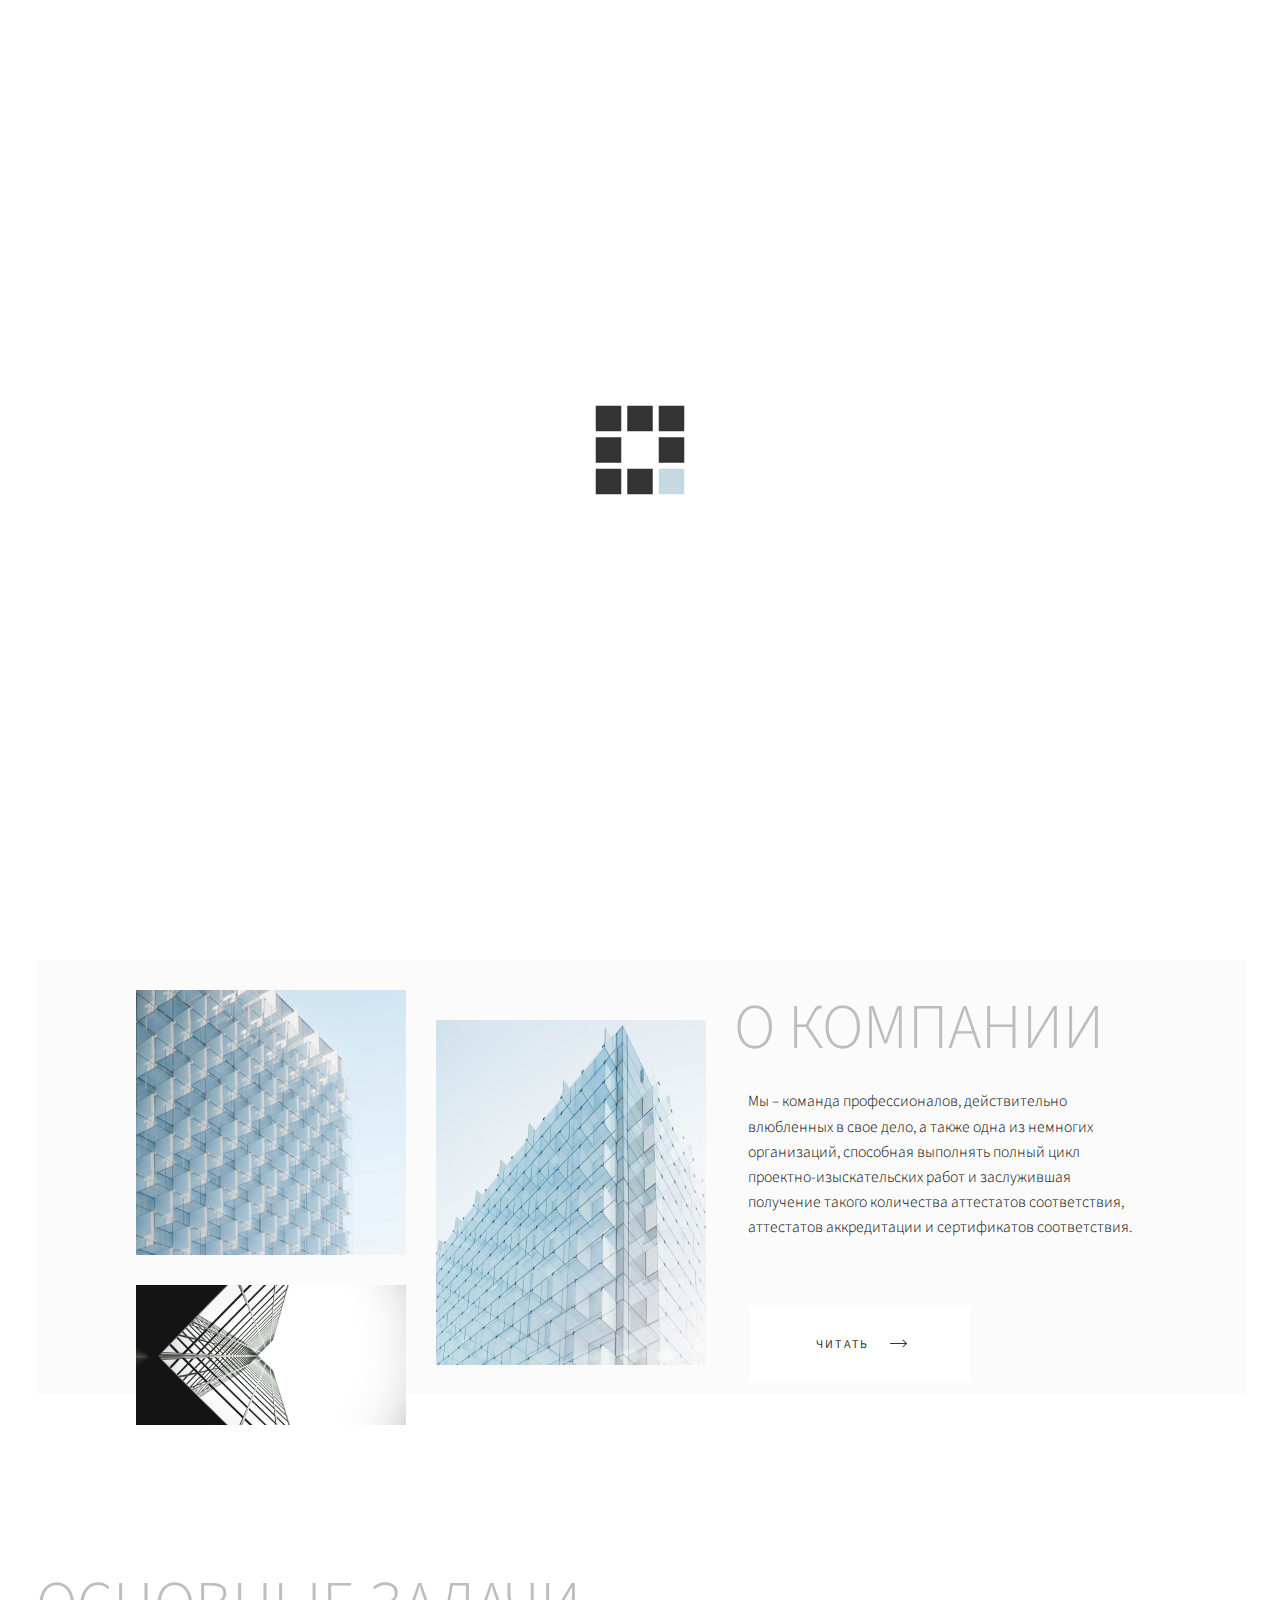
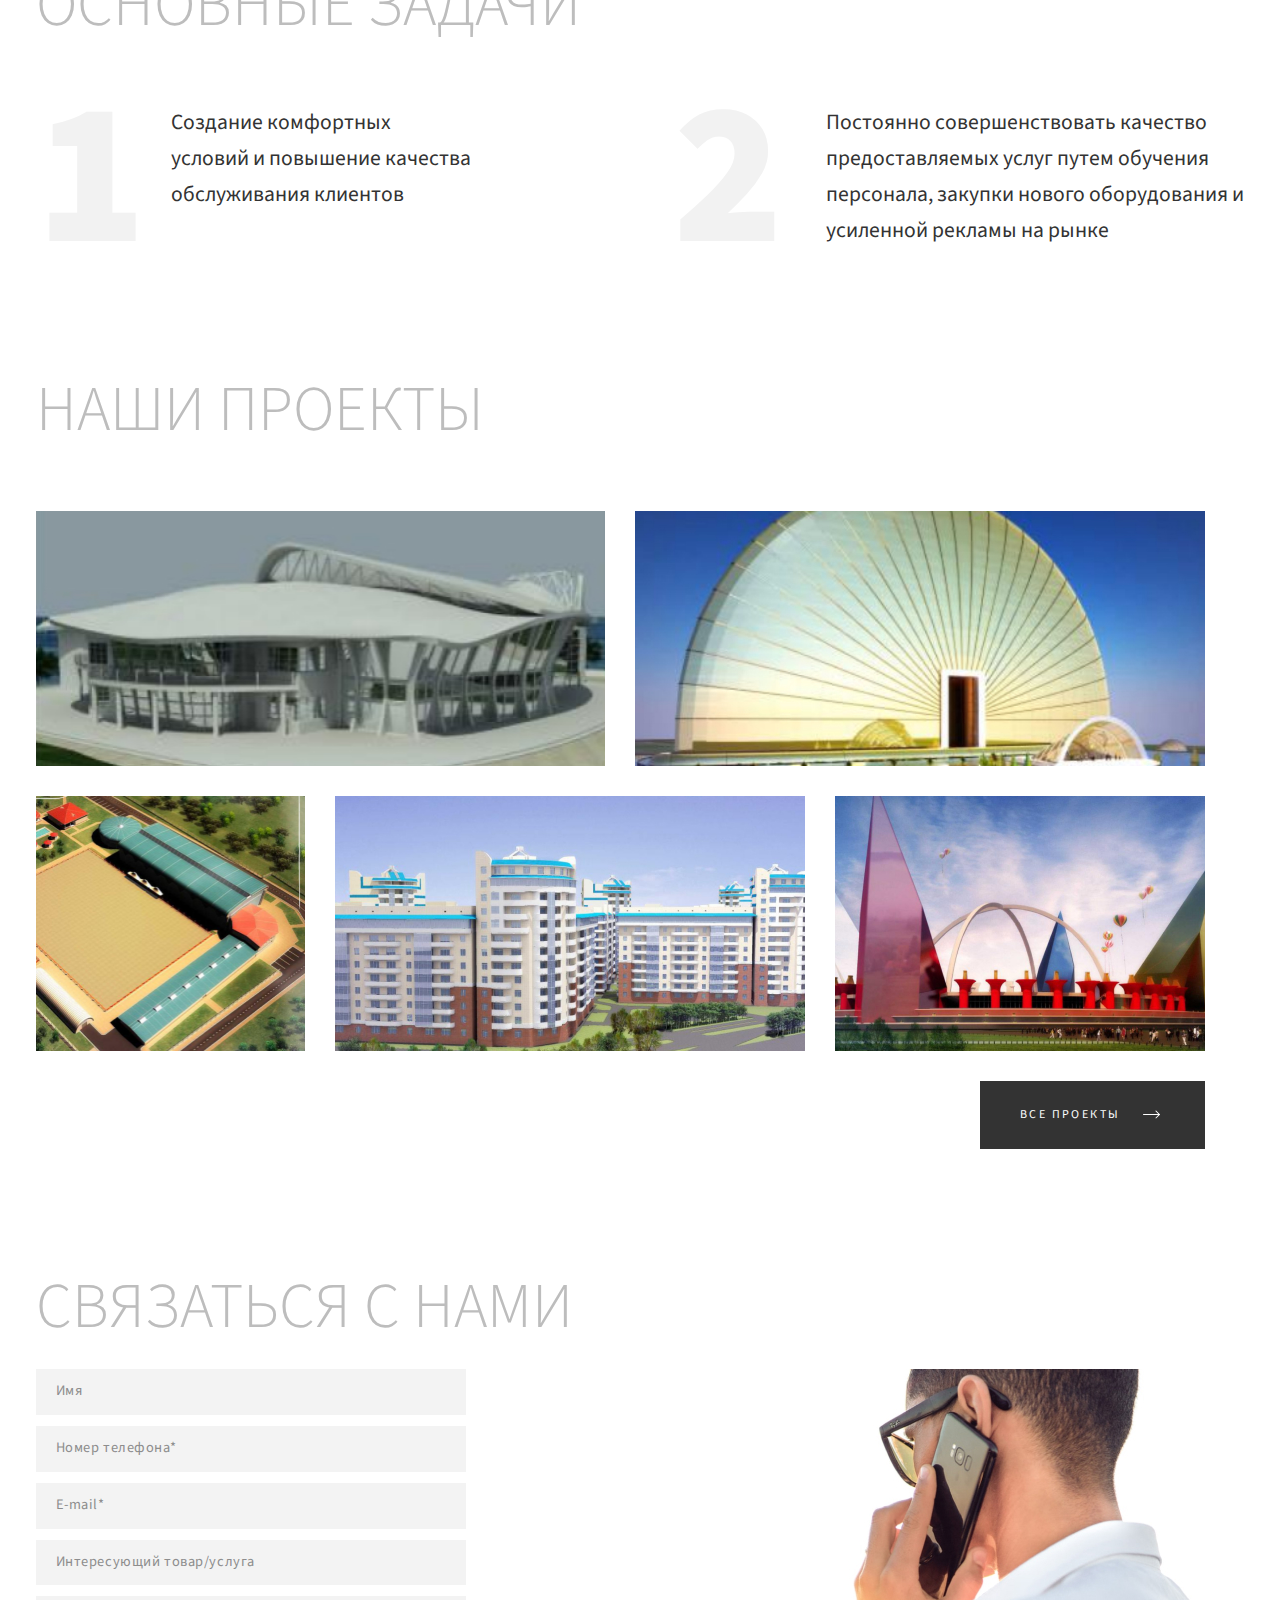
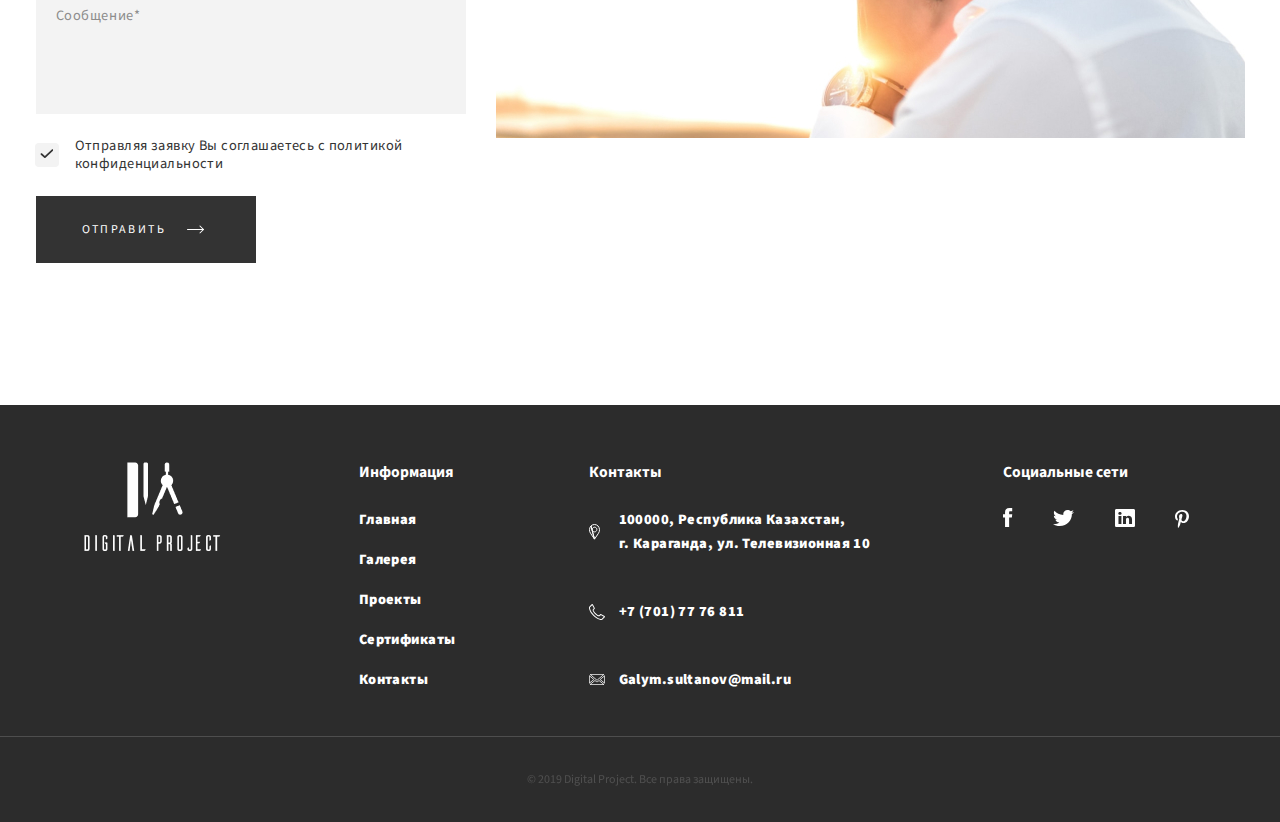
<file: index.html>
<!DOCTYPE html>
<html lang="ru">

<head>
    <meta charset="UTF-8">
    <meta http-equiv="X-UA-Compatible" content="IE=edge">
    <meta name="viewport" content="width=device-width, initial-scale=1.0">
    <link rel="preconnect" href="https://fonts.gstatic.com">
    <link href="https://fonts.googleapis.com/css2?family=Source+Sans+Pro:wght@300;400;700;900&display=swap"
        rel="stylesheet">
    <title>Digital project</title>
    <link rel="apple-touch-icon" sizes="60x60" href="images/fvc/apple-touch-icon.png">
    <link rel="icon" type="image/png" sizes="32x32" href="images/fvc/favicon-32x32.png">
    <link rel="icon" type="image/png" sizes="16x16" href="images/fvc/favicon-16x16.png">
    <link rel="manifest" href="/images/fvc/site.webmanifest">
    <link rel="mask-icon" href="/images/fvc/safari-pinned-tab.svg" color="#5bbad5">
    <meta name="msapplication-TileColor" content="#da532c">
    <meta name="theme-color" content="#ffffff">
    <link rel="stylesheet" href="css/normolize.css">
    <link rel="stylesheet" href="css/style.css">
    <link rel="stylesheet" href="css/headerFooter.css">
</head>

<body>
    <!-- прелоадер -->
    <div class="preloader">
        <svg class="preloader__image" xmlns="http://www.w3.org/2000/svg" xmlns:xlink="http://www.w3.org/1999/xlink"
            style="margin: auto; background: rgb(255, 255, 255); display: block; shape-rendering: auto;" width="204px"
            height="204px" viewBox="0 0 100 100" preserveAspectRatio="xMidYMid">
            <rect x="20.5" y="20.5" width="17" height="17" fill="#333333">
                <animate attributeName="fill" values="#c6d8e2;#333333;#333333" keyTimes="0;0.125;1"
                    dur="1.4492753623188404s" repeatCount="indefinite" begin="0s" calcMode="discrete"></animate>
            </rect>
            <rect x="41.5" y="20.5" width="17" height="17" fill="#333333">
                <animate attributeName="fill" values="#c6d8e2;#333333;#333333" keyTimes="0;0.125;1"
                    dur="1.4492753623188404s" repeatCount="indefinite" begin="0.18115942028985504s" calcMode="discrete">
                </animate>
            </rect>
            <rect x="62.5" y="20.5" width="17" height="17" fill="#333333">
                <animate attributeName="fill" values="#c6d8e2;#333333;#333333" keyTimes="0;0.125;1"
                    dur="1.4492753623188404s" repeatCount="indefinite" begin="0.3623188405797101s" calcMode="discrete">
                </animate>
            </rect>
            <rect x="20.5" y="41.5" width="17" height="17" fill="#333333">
                <animate attributeName="fill" values="#c6d8e2;#333333;#333333" keyTimes="0;0.125;1"
                    dur="1.4492753623188404s" repeatCount="indefinite" begin="1.2681159420289854s" calcMode="discrete">
                </animate>
            </rect>
            <rect x="62.5" y="41.5" width="17" height="17" fill="#333333">
                <animate attributeName="fill" values="#c6d8e2;#333333;#333333" keyTimes="0;0.125;1"
                    dur="1.4492753623188404s" repeatCount="indefinite" begin="0.5434782608695652s" calcMode="discrete">
                </animate>
            </rect>
            <rect x="20.5" y="62.5" width="17" height="17" fill="#333333">
                <animate attributeName="fill" values="#c6d8e2;#333333;#333333" keyTimes="0;0.125;1"
                    dur="1.4492753623188404s" repeatCount="indefinite" begin="1.0869565217391304s" calcMode="discrete">
                </animate>
            </rect>
            <rect x="41.5" y="62.5" width="17" height="17" fill="#333333">
                <animate attributeName="fill" values="#c6d8e2;#333333;#333333" keyTimes="0;0.125;1"
                    dur="1.4492753623188404s" repeatCount="indefinite" begin="0.9057971014492753s" calcMode="discrete">
                </animate>
            </rect>
            <rect x="62.5" y="62.5" width="17" height="17" fill="#333333">
                <animate attributeName="fill" values="#c6d8e2;#333333;#333333" keyTimes="0;0.125;1"
                    dur="1.4492753623188404s" repeatCount="indefinite" begin="0.7246376811594202s" calcMode="discrete">
                </animate>
            </rect>
        </svg>
    </div>
    <!-- шапка сайта -->
    <header class="header">
        <div class="wrapper">
            <div class="logo">
                <a href="index.html"><img src="images/logo.svg" alt="логотип" title="логотип"></a>
            </div>
            <div class="burger-menu">
                <input type="checkbox" id="checkbox">
                <label for="checkbox"></label>
                <div class="burger-line first"></div>
                <div class="burger-line second"></div>
                <div class="burger-line third"></div>
                <nav class="burger-menu__list">
                    <ul>
                        <li><a href="index.html" title="Главная страница сайта">ГЛАВНАЯ</a></li>
                        <li><a href="./pages/gallery.html" title="Галерея">ГАЛЕРЕЯ</a></li>
                        <li><a href="./pages/projects.html" title="Проекты компании">ПРОЕКТЫ</a></li>
                        <li><a href="./pages/certificates.html" title="Наши сертификаты">СЕРТИФИКАТЫ</a>
                        </li>
                        <li><a href="./pages/contacts.html" title="Контакты для связи">КОНТАКТЫ</a></li>
                    </ul>
                </nav>
            </div>
            <nav class="menu">
                <ul>
                    <li><a href="index.html" title="Главная страница сайта">ГЛАВНАЯ</a></li>
                    <li><a href="./pages/gallery.html" title="Галерея" target="_blank">ГАЛЕРЕЯ</a></li>
                    <li><a href="./pages/projects.html" title="Проекты компании" target="_blank">ПРОЕКТЫ</a></li>
                    <li><a href="./pages/certificates.html" title="Наши сертификаты" target="_blank">СЕРТИФИКАТЫ</a>
                    </li>
                    <li><a href="./pages/contacts.html" title="Контакты для связи" target="_blank">КОНТАКТЫ</a></li>
                </ul>
            </nav>
        </div>
    </header>
    <!-- основное содержание страницы -->
    <div class="wrapper">
        <main>
            <div class="sliderLeft">
                <div>
                    <h2 class="title_h2">PROJECT<br><span>NURTOWN</span></h2>
                    <div class="numbers">
                        <p>01<span class="line"></span>02</p>
                    </div>
                </div>
                <div>
                    <h2 class="title_h2">PROJECT<br><span>MURTOWN</span></h2>
                    <div class="numbers">
                        <p>02<span class="line"></span>02</p>
                    </div>
                </div>
            </div>
            <div class="slider">
                <div class="slider__item">
                    <img src="images/main.jpg" alt="Основное здание" title="Основное здание">
                    <div class="slider__link button_light">
                        <a href="#" target="_blank">Взглянуть</a>
                    </div>
                </div>
                <div class="slider__item">
                    <img src="images/main_2.jpg" alt="Основное здание" title="Основное здание">
                    <div class="slider__link button_light">
                        <a href="#" target="_blank">Взглянуть</a>
                    </div>
                </div>
            </div>
            <div class="arrows"></div>
        </main>
        <section class="about">
            <div class="about__box-images">
                <div class="about__box-images_item">
                    <img src="images/buildingFirst.jpg" alt="фото для демонстрации" title="фото для демонстрации">
                    <img src="images/buildingSecond.jpg" alt="фото для демонстрации" title="фото для демонстрации">
                </div>
                <div class="about__box-images_item">
                    <img src="images/buildingThird.jpg" alt="фото для демонстрации" title="фото для демонстрации">
                </div>
            </div>
            <div class="about__description">
                <h2 class="title_h2">О компании</h2>
                <p>Мы – команда профессионалов, действительно влюбленных в свое дело, а также одна из
                    немногих организаций, способная выполнять полный цикл
                    проектно-изыскательских работ и заслужившая получение такого количества аттестатов соответствия,
                    аттестатов аккредитации и сертификатов соответствия.</p>
                <div class="about__link button_light">
                    <a href="#" target="_blank">ЧИТАТЬ</a>
                </div>
            </div>
        </section>
        <section class="tasks">
            <h2 class="title_h2">Основные задачи</h2>
            <div class="tasks__list">
                <div class="tasks__item">
                    <span>1</span>
                    <p class="tasks__description">Создание комфортных условий и повышение качества обслуживания клиентов
                    </p>
                </div>
                <div class="tasks__item">
                    <span>2</span>
                    <p class="tasks__description">Постоянно совершенствовать качество предоставляемых услуг путем
                        обучения
                        персонала, закупки нового оборудования и усиленной рекламы на рынке</p>
                </div>
            </div>
        </section>
        <section class="project">
            <h2 class="title_h2">Наши проекты</h2>
            <div class="project__photos-box">
                <div class="project__photos-box_item_1">
                    <div class="project__photo">
                        <img src="images/project1.jpg" alt="Фото проекта">
                        <div class="project__info">
                            <p>ДОСУГОВЫЙ<br>ЦЕНТР</p>
                            <a href="#" target="_blank">Подробнее</a>
                        </div>
                    </div>
                    <div class="project__photo">
                        <img src="images/project2.jpg" alt="Фото проекта">
                        <div class="project__info">
                            <p>Центр<br>развития</p>
                            <a href="#" target="_blank">Подробнее</a>
                        </div>
                    </div>
                </div>
                <div class="project__photos-box_item_2">
                    <div class="project__photo">
                        <img src="images/project3.jpg" alt="Фото проекта">
                        <div class="project__info">
                            <p>Парковка</p>
                            <a href="#" target="_blank">Подробнее</a>
                        </div>
                    </div>
                    <div class="project__photo">
                        <img src="images/project4.jpg" alt="Фото проекта">
                        <div class="project__info">
                            <p>Жилой комплекс</p>
                            <a href="#" target="_blank">Подробнее</a>
                        </div>
                    </div>
                    <div class="project__photo">
                        <img src="images/project5.jpg" alt="Фото проекта">
                        <div class="project__info">
                            <p>Театральная площадь</p>
                            <a href="#" target="_blank">Подробнее</a>
                        </div>
                    </div>
                </div>
            </div>
            <div class="project__link button_dark">
                <a href="./projects.html" target="_blank">ВСЕ ПРОЕКТЫ</a>
            </div>
        </section>
        <section class="contact">
            <h2 class="title_h2">Связаться с нами</h2>
            <div class="contact__inner">
                <div class="contact__form">
                    <form id="info" name="info" action="http://fe.it-academy.by/TestForm.php" method="POST">
                        <div class="contact__item">
                            <input type="text" name="im" placeholder="Имя">
                        </div>
                        <div class="contact__item item_tel">
                            <input id="phone" type="tel" name="tel" placeholder="Номер телефона*">
                            <span id="attention_2"></span>
                        </div>
                        <div class="contact__item item_email">
                            <input id="email" type="text" name="email" placeholder="E-mail*">
                            <span id="attention"></span>
                        </div>
                        <div class="contact__item">
                            <input type="text" name="item" placeholder="Интересующий товар/услуга">
                        </div>
                        <div class="contact__item item_textarea">
                            <textarea id="message" name="message" placeholder="Сообщение*"></textarea>
                            <span id="attention_3"></span>
                        </div>
                        <div class="checkbox">
                            <label>
                                <input id="check" type="checkbox" checked>
                                <span class="checkbox-style"></span>
                                Отправляя заявку Вы соглашаетесь с политикой конфиденциальности
                            </label>
                        </div>
                        <button class="button_sub">ОТПРАВИТЬ</button>
                    </form>
                </div>
                <div class="contact__img">
                    <img src="./images/contacts.jpg" alt="звонок по телефону" title="звонок по телефону">
                </div>
            </div>
        </section>
    </div>
    <!-- подвал сайта -->
    <footer>
        <div class="wrapper">
            <div class="footer">
                <div class="footer__item footer__logo">
                    <a href="index.html"><img src="./images/logo-footer.svg" alt="логотип" title="логотип"></a>
                </div>
                <div class="footer__item footer__info">
                    <h4>Информация</h4>
                    <ul>
                        <li><a href="/index.html">Главная</a></li>
                        <li><a href="./pages/gallery.html" target="_blank">Галерея</a></li>
                        <li><a href="./pages/projects.html" target="_blank">Проекты</a></li>
                        <li><a href="./pages/certificates.html" target="_blank">Сертификаты</a></li>
                        <li><a href="./pages/contacts.html" target="_blank">Контакты</a></li>
                    </ul>
                </div>
                <div class="footer__item footer__contact">
                    <h4>Контакты</h4>
                    <ul>
                        <li>100000, Республика Казахстан,<br>г. Караганда, ул. Телевизионная 10</li>
                        <li><a href="tel:+7(701)7776811">+7 (701) 77 76 811</a></li>
                        <li><a href="mailto:Galym.sultanov@mail.ru">Galym.sultanov@mail.ru</a></li>
                    </ul>
                </div>
                <div class="footer__item footer__social">
                    <h4>Социальные сети</h4>
                    <ul>
                        <li><a href="https://www.facebook.com/" target="_blank">
                                <svg width="10" height="19" viewBox="0 0 10 19" fill="none"
                                    xmlns="http://www.w3.org/2000/svg">
                                    <path fill-rule="evenodd" clip-rule="evenodd"
                                        d="M6.13698 18.993H2.04598V9.49903H0.000976562V6.22603H2.04598V4.26203C2.04598 1.59303 3.20098 0.00402832 6.47898 0.00402832H9.20898V3.27703H7.50398C6.22598 3.27703 6.14198 3.73503 6.14198 4.58903L6.13698 6.22603H9.22898L8.86698 9.49903H6.13698V18.993Z" />
                                </svg></a></li>
                        <li><a href="https://twitter.com/" target="_blank">
                                <svg width="22" height="17" viewBox="0 0 22 17" fill="none"
                                    xmlns="http://www.w3.org/2000/svg">
                                    <path fill-rule="evenodd" clip-rule="evenodd"
                                        d="M21.008 1.89598C20.235 2.21798 19.404 2.43298 18.533 2.53098C19.423 2.03098 20.106 1.23898 20.428 0.296977C19.594 0.758977 18.672 1.09498 17.69 1.27698C16.905 0.490977 15.784 0.000976562 14.545 0.000976562C12.165 0.000976562 10.234 1.80998 10.234 4.03998C10.234 4.35698 10.272 4.66598 10.346 4.96098C6.764 4.79198 3.588 3.18398 1.462 0.740977C1.091 1.33798 0.879 2.03098 0.879 2.77198C0.879 4.17198 1.64 5.40998 2.796 6.13398C2.09 6.11198 1.426 5.93098 0.844 5.62798C0.844 5.64598 0.844 5.66098 0.844 5.67998C0.844 7.63698 2.329 9.26898 4.301 9.63998C3.94 9.73198 3.558 9.77998 3.166 9.77998C2.888 9.77998 2.618 9.75598 2.355 9.70998C2.903 11.313 4.495 12.482 6.381 12.515C4.906 13.598 3.048 14.243 1.028 14.243C0.68 14.243 0.337 14.224 0 14.187C1.907 15.332 4.173 16.002 6.607 16.002C14.535 16.002 18.87 9.84598 18.87 4.50898C18.87 4.33298 18.865 4.15998 18.857 3.98598C19.699 3.41598 20.43 2.70498 21.008 1.89598Z" />
                                </svg></a></li>
                        <li><a href="https://www.linkedin.com/" target="_blank">
                                <svg width="20" height="20" viewBox="0 0 20 20" fill="none"
                                    xmlns="http://www.w3.org/2000/svg">
                                    <path fill-rule="evenodd" clip-rule="evenodd"
                                        d="M18.512 19.013H1.48799C0.671986 19.013 0.0109863 18.434 0.0109863 17.72V2.28199C0.0109863 1.56899 0.671986 0.98999 1.48799 0.98999H18.512C19.327 0.98999 19.988 1.56899 19.988 2.28199V17.72C19.988 18.434 19.327 19.013 18.512 19.013ZM3.47299 16.044H6.41499V7.90699H3.47299V16.044ZM4.96399 3.98499C3.95699 3.98499 3.29999 4.59199 3.29999 5.39099C3.29999 6.17099 3.93799 6.79699 4.92499 6.79699H4.94399C5.96999 6.79699 6.60799 6.17099 6.60799 5.39099C6.58999 4.59199 5.96999 3.98499 4.96399 3.98499ZM17.023 11.379C17.023 8.87899 15.571 7.71599 13.636 7.71599C12.074 7.71599 11.376 8.50499 10.985 9.05999V7.90699H8.04299C8.08199 8.67099 8.04299 16.044 8.04299 16.044H10.985V11.5C10.985 11.258 11.004 11.014 11.082 10.841C11.294 10.355 11.779 9.85199 12.591 9.85199C13.656 9.85199 14.081 10.598 14.081 11.692V16.044H17.023V11.379ZM10.965 9.08699C10.971 9.07799 10.979 9.06899 10.985 9.05999V9.08699H10.965Z" />
                                </svg></a></li>
                        <li><a href="https://www.pinterest.com/" target="_blank">
                                <svg width="14" height="19" viewBox="0 0 14 19" fill="none"
                                    xmlns="http://www.w3.org/2000/svg">
                                    <path fill-rule="evenodd" clip-rule="evenodd"
                                        d="M7.42398 0C2.48898 0 0.000976562 3.522 0.000976562 6.46C0.000976562 8.238 0.676977 9.82 2.12798 10.41C2.36598 10.507 2.57898 10.413 2.64798 10.151C2.69598 9.97 2.80998 9.512 2.85998 9.321C2.92998 9.062 2.90298 8.971 2.71098 8.745C2.29198 8.254 2.02498 7.618 2.02498 6.717C2.02498 4.104 3.98898 1.765 7.13898 1.765C9.92798 1.765 11.46 3.462 11.46 5.727C11.46 8.709 10.135 11.225 8.16698 11.225C7.08098 11.225 6.26798 10.33 6.52798 9.233C6.84098 7.924 7.44498 6.51 7.44498 5.564C7.44498 4.718 6.98898 4.012 6.04398 4.012C4.93398 4.012 4.04198 5.156 4.04198 6.688C4.04198 7.665 4.37298 8.325 4.37298 8.325C4.37298 8.325 3.23598 13.119 3.03698 13.959C2.63998 15.631 2.97798 17.681 3.00598 17.889C3.02298 18.011 3.18098 18.04 3.25298 17.948C3.35498 17.814 4.67798 16.189 5.12798 14.564C5.25498 14.104 5.85798 11.722 5.85798 11.722C6.21898 12.407 7.27398 13.011 8.39498 13.011C11.734 13.011 13.999 9.98 13.999 5.924C13.999 2.857 11.39 0 7.42398 0Z" />
                                </svg></a></li>
                    </ul>
                </div>
            </div>
        </div>
        <div class="copy">
            <p>&copy; 2019 Digital Project. Все права защищены.</p>
        </div>
    </footer>
    <script src="https://code.jquery.com/jquery-3.6.0.min.js"></script>
    <script src="js/slick.min.js"></script>
    <script src="js/script.js"></script>
    <script src="js/validation.js"></script>
</body>

</html>
</file>
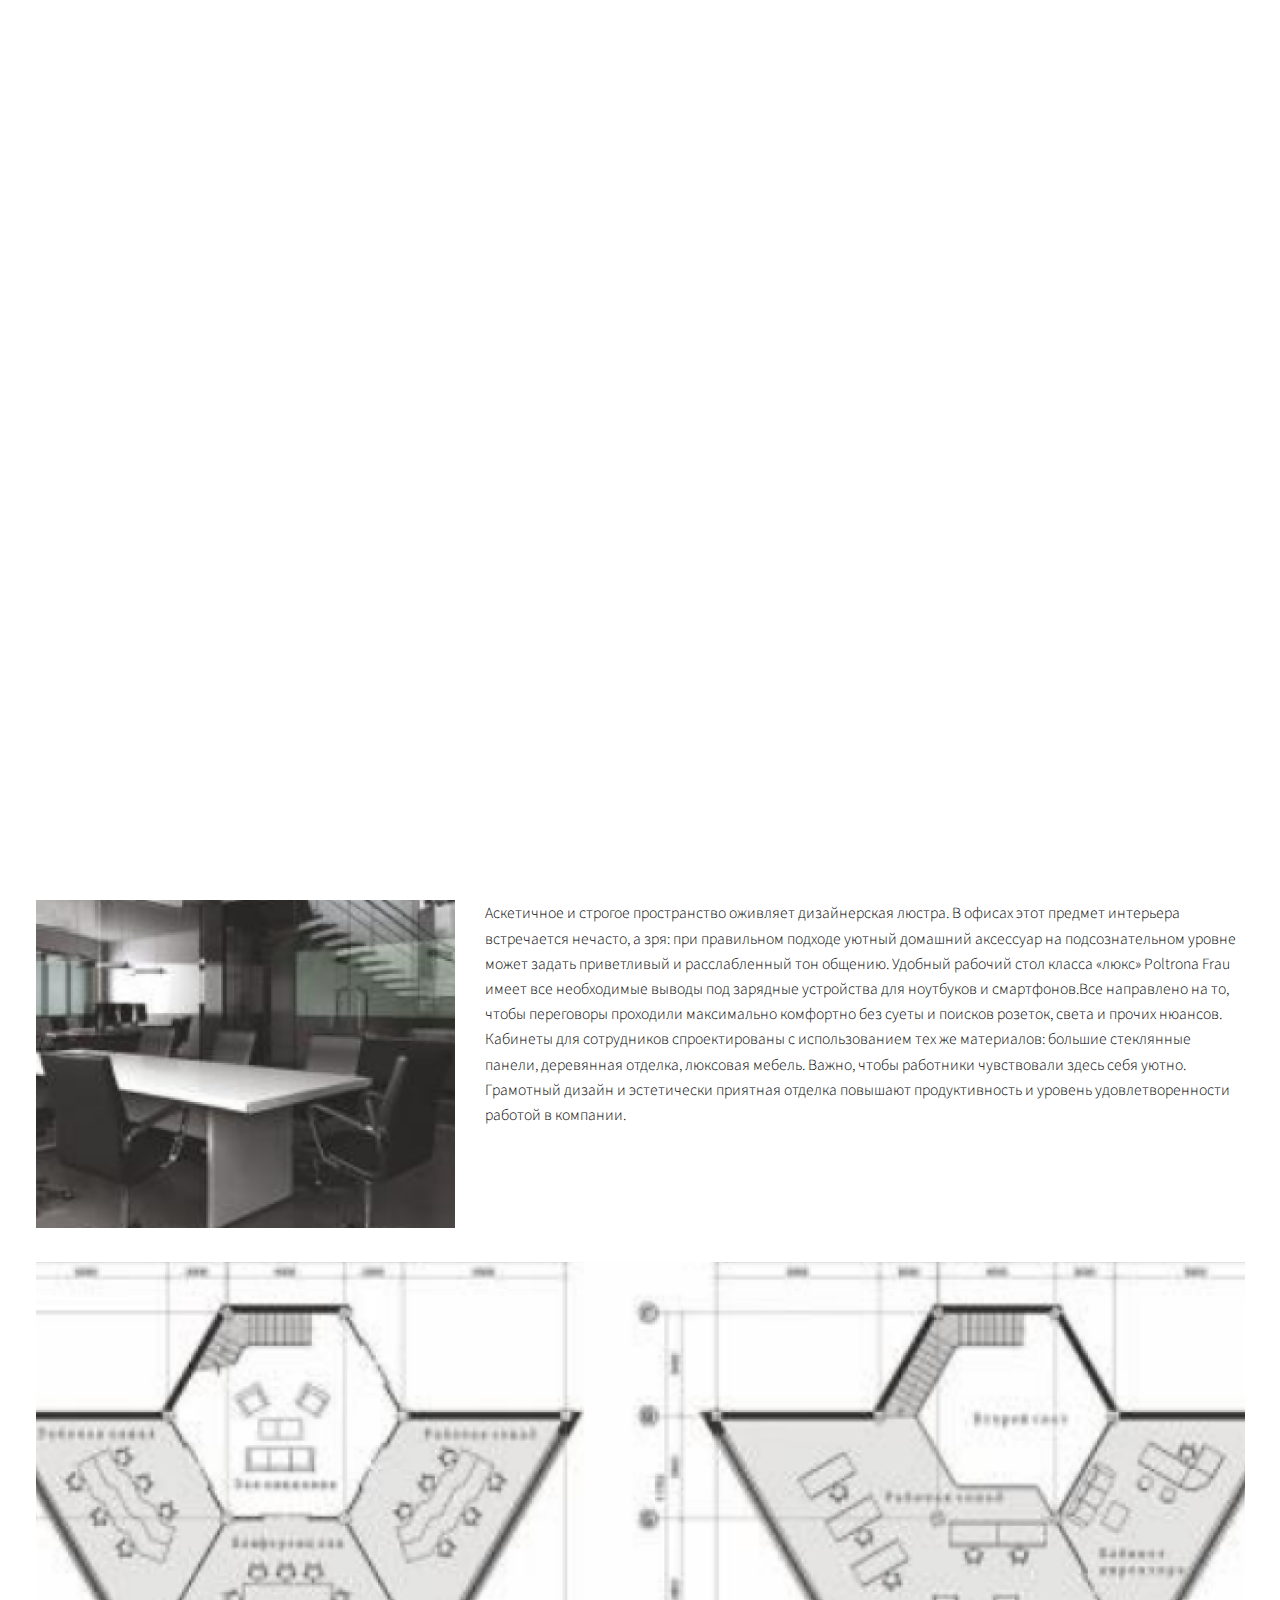
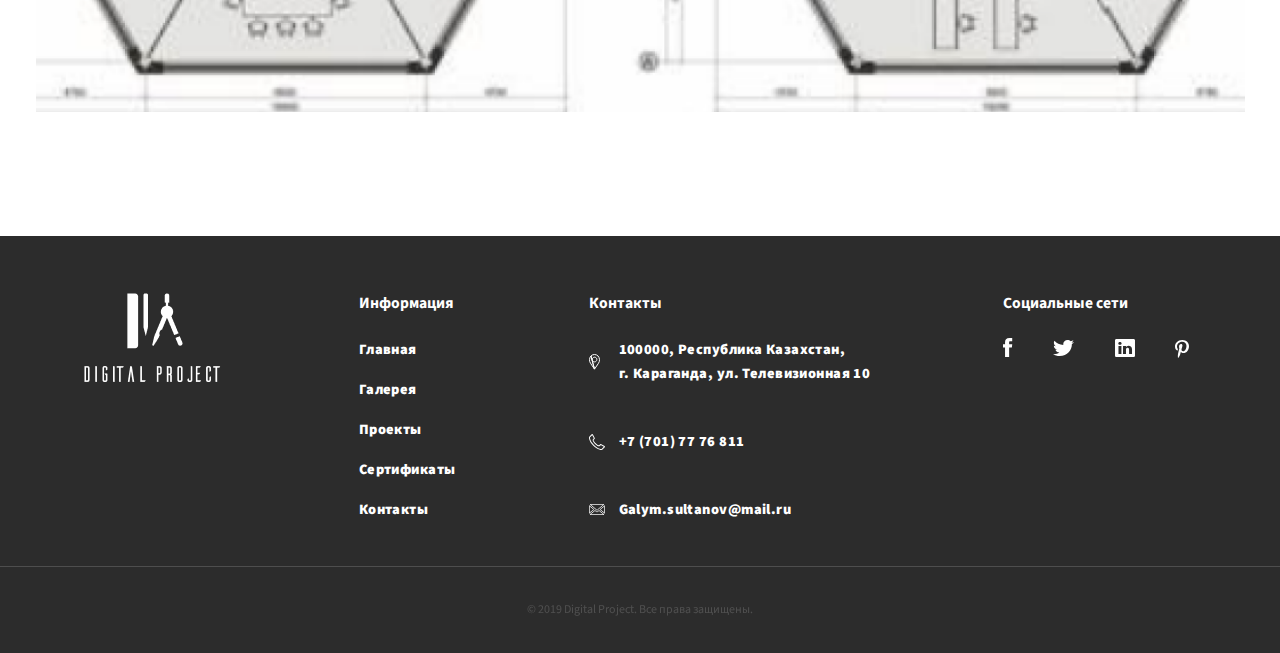
<file: projectsP1.html>
<!DOCTYPE html>
<html lang="ru">

<head>
    <meta charset="UTF-8">
    <meta http-equiv="X-UA-Compatible" content="IE=edge">
    <meta name="viewport" content="width=device-width, initial-scale=1.0">
    <link rel="preconnect" href="https://fonts.gstatic.com">
    <link href="https://fonts.googleapis.com/css2?family=Source+Sans+Pro:wght@300;400;700;900&display=swap"
        rel="stylesheet">
    <title>Digital project</title>
    <link rel="apple-touch-icon" sizes="60x60" href="images/fvc/apple-touch-icon.png">
    <link rel="icon" type="image/png" sizes="32x32" href="images/fvc/favicon-32x32.png">
    <link rel="icon" type="image/png" sizes="16x16" href="images/fvc/favicon-16x16.png">
    <link rel="manifest" href="/images/fvc/site.webmanifest">
    <link rel="mask-icon" href="/images/fvc/safari-pinned-tab.svg" color="#5bbad5">
    <meta name="msapplication-TileColor" content="#da532c">
    <meta name="theme-color" content="#ffffff">
    <link rel="stylesheet" href="/css/normolize.css">
    <link rel="stylesheet" href="/css/style.css">
    <link rel="stylesheet" href="/css/headerFooter.css">
    <script>
        window.onload = function () {
            document.body.classList.add('loaded_hiding');
            window.setTimeout(function () {
                document.body.classList.add('loaded');
                document.body.classList.remove('loaded_hiding');
            }, 500);
        }
    </script>
</head>

<body>
    <div class="preloader">
        <svg class="preloader__image" role="img" xmlns="http://www.w3.org/2000/svg" viewBox="0 0 512 512">
            <path fill="#fff"
                d="M304 48c0 26.51-21.49 48-48 48s-48-21.49-48-48 21.49-48 48-48 48 21.49 48 48zm-48 368c-26.51 0-48 21.49-48 48s21.49 48 48 48 48-21.49 48-48-21.49-48-48-48zm208-208c-26.51 0-48 21.49-48 48s21.49 48 48 48 48-21.49 48-48-21.49-48-48-48zM96 256c0-26.51-21.49-48-48-48S0 229.49 0 256s21.49 48 48 48 48-21.49 48-48zm12.922 99.078c-26.51 0-48 21.49-48 48s21.49 48 48 48 48-21.49 48-48c0-26.509-21.491-48-48-48zm294.156 0c-26.51 0-48 21.49-48 48s21.49 48 48 48 48-21.49 48-48c0-26.509-21.49-48-48-48zM108.922 60.922c-26.51 0-48 21.49-48 48s21.49 48 48 48 48-21.49 48-48-21.491-48-48-48z">
            </path>
        </svg>
    </div>
    <header>
        <div class="wrapper">
            <div class="logo">
                <a href="/index.html"><img src="/images/logo.svg" alt="логотип" title="логотип"></a>
            </div>
            <div class="burger-menu">
                <input type="checkbox" id="checkbox">
                <label for="checkbox"></label>
                <div class="burger-line first"></div>
                <div class="burger-line second"></div>
                <div class="burger-line third"></div>
                <nav class="burger-menu__list">
                    <ul>
                        <li><a href="/index.html" title="Главная страница сайта">ГЛАВНАЯ</a></li>
                        <li><a href="gallery.html" title="Галерея">ГАЛЕРЕЯ</a></li>
                        <li><a href="projects.html" title="Проекты компании">ПРОЕКТЫ</a></li>
                        <li><a href="certificates.html" title="Наши сертификаты">СЕРТИФИКАТЫ</a></li>
                        <li><a href="contacts.html" title="Контакты для связи">КОНТАКТЫ</a></li>
                    </ul>
                </nav>
            </div>
            <nav class="menu">
                <ul>
                    <li><a href="/index.html" title="Главная страница сайта">ГЛАВНАЯ</a></li>
                    <li><a href="gallery.html" title="Галерея">ГАЛЕРЕЯ</a></li>
                    <li><a href="projects.html" title="Проекты компании">ПРОЕКТЫ</a></li>
                    <li><a href="certificates.html" title="Наши сертификаты">СЕРТИФИКАТЫ</a></li>
                    <li><a href="contacts.html" title="Контакты для связи">КОНТАКТЫ</a></li>
                </ul>
            </nav>
        </div>
    </header>
    <div class="wrapper">
        <section class="office">
            <h2 class="title_h2">ПРОЕКТ<br><span>ИНТЕРЬЕРА ОФИСА</span></h2>
            <div class="office__inner">
                <div>
                    <img src="/images/officeImg1.png" alt="Основное фото офиса" title="Основное фото офиса">
                </div>
                <div>
                    <div>
                        <img src="/images/officeImg2.png" alt="Дополнительное фото офиса"
                            title="Дополнительное фото офиса">
                    </div>
                    <p>Чтобы подчеркнуть статусность офиса, решили использовать «вечные» материалы — дерево, стекло,
                        бетон и металл. Согласно самым свежим трендам остановились на латуни, дающей теплый свет и
                        нужные блики, отражения и преломления света. Весь интерьер офиса выполнен с использованием
                        натуральных шпонированных деревом панелей, люксовой серии потолков Armstrong и роскошной мебели
                        Poltrona Frau.</p>
                    <p>Аскетичное и строгое пространство оживляет дизайнерская люстра. В офисах этот
                        предмет интерьера встречается нечасто, а зря: при правильном подходе уютный домашний аксессуар
                        на подсознательном уровне может задать приветливый и расслабленный тон общению. Удобный рабочий
                        стол класса «люкс» Poltrona Frau имеет все необходимые выводы под зарядные
                        устройства для ноутбуков и смартфонов.Все направлено на то, чтобы переговоры проходили
                        максимально комфортно без суеты и поисков розеток, света и прочих нюансов.</p>
                    <p>Кабинеты для сотрудников спроектированы с использованием тех же материалов: большие стеклянные
                        панели, деревянная отделка, люксовая мебель. Важно, чтобы работники чувствовали здесь себя
                        уютно. Грамотный дизайн и эстетически приятная отделка повышают продуктивность и уровень
                        удовлетворенности работой в компании.</p>
                </div>
                <div>
                    <img src="/images/officeImg3.png" alt="Схема офиса" title="Схема офиса">
                </div>
            </div>
        </section>
    </div>
    <footer>
        <div class="wrapper">
            <div class="footer">
                <div class="footer__item footer__logo">
                    <a href="/index.html"><img src="/images/logo-footer.svg" alt="логотип" title="логотип"></a>
                </div>
                <div class="footer__item footer__info">
                    <h4>Информация</h4>
                    <ul>
                        <li><a href="/index.html">Главная</a></li>
                        <li><a href="gallery.html">Галерея</a></li>
                        <li><a href="projects.html">Проекты</a></li>
                        <li><a href="certificates.html">Сертификаты</a></li>
                        <li><a href="contacts.html">Контакты</a></li>
                    </ul>
                </div>
                <div class="footer__item footer__contact">
                    <h4>Контакты</h4>
                    <ul>
                        <li>100000, Республика Казахстан,<br>г. Караганда, ул. Телевизионная 10</li>
                        <li><a href="tel:+7(701)7776811">+7 (701) 77 76 811</a></li>
                        <li><a href="mailto:Galym.sultanov@mail.ru">Galym.sultanov@mail.ru</a></li>
                    </ul>
                </div>
                <div class="footer__item footer__social">
                    <h4>Социальные сети</h4>
                    <ul>
                        <li><a href="#" target="_blank">
                                <svg width="10" height="19" viewBox="0 0 10 19" fill="none"
                                    xmlns="http://www.w3.org/2000/svg">
                                    <path fill-rule="evenodd" clip-rule="evenodd"
                                        d="M6.13698 18.993H2.04598V9.49903H0.000976562V6.22603H2.04598V4.26203C2.04598 1.59303 3.20098 0.00402832 6.47898 0.00402832H9.20898V3.27703H7.50398C6.22598 3.27703 6.14198 3.73503 6.14198 4.58903L6.13698 6.22603H9.22898L8.86698 9.49903H6.13698V18.993Z"
                                        fill="white" />
                                </svg></a></li>
                        <li><a href="#" target="_blank">
                                <svg width="22" height="17" viewBox="0 0 22 17" fill="none"
                                    xmlns="http://www.w3.org/2000/svg">
                                    <path fill-rule="evenodd" clip-rule="evenodd"
                                        d="M21.008 1.89598C20.235 2.21798 19.404 2.43298 18.533 2.53098C19.423 2.03098 20.106 1.23898 20.428 0.296977C19.594 0.758977 18.672 1.09498 17.69 1.27698C16.905 0.490977 15.784 0.000976562 14.545 0.000976562C12.165 0.000976562 10.234 1.80998 10.234 4.03998C10.234 4.35698 10.272 4.66598 10.346 4.96098C6.764 4.79198 3.588 3.18398 1.462 0.740977C1.091 1.33798 0.879 2.03098 0.879 2.77198C0.879 4.17198 1.64 5.40998 2.796 6.13398C2.09 6.11198 1.426 5.93098 0.844 5.62798C0.844 5.64598 0.844 5.66098 0.844 5.67998C0.844 7.63698 2.329 9.26898 4.301 9.63998C3.94 9.73198 3.558 9.77998 3.166 9.77998C2.888 9.77998 2.618 9.75598 2.355 9.70998C2.903 11.313 4.495 12.482 6.381 12.515C4.906 13.598 3.048 14.243 1.028 14.243C0.68 14.243 0.337 14.224 0 14.187C1.907 15.332 4.173 16.002 6.607 16.002C14.535 16.002 18.87 9.84598 18.87 4.50898C18.87 4.33298 18.865 4.15998 18.857 3.98598C19.699 3.41598 20.43 2.70498 21.008 1.89598Z"
                                        fill="white" />
                                </svg></a></li>
                        <li><a href="#" target="_blank">
                                <svg width="20" height="20" viewBox="0 0 20 20" fill="none"
                                    xmlns="http://www.w3.org/2000/svg">
                                    <path fill-rule="evenodd" clip-rule="evenodd"
                                        d="M18.512 19.013H1.48799C0.671986 19.013 0.0109863 18.434 0.0109863 17.72V2.28199C0.0109863 1.56899 0.671986 0.98999 1.48799 0.98999H18.512C19.327 0.98999 19.988 1.56899 19.988 2.28199V17.72C19.988 18.434 19.327 19.013 18.512 19.013ZM3.47299 16.044H6.41499V7.90699H3.47299V16.044ZM4.96399 3.98499C3.95699 3.98499 3.29999 4.59199 3.29999 5.39099C3.29999 6.17099 3.93799 6.79699 4.92499 6.79699H4.94399C5.96999 6.79699 6.60799 6.17099 6.60799 5.39099C6.58999 4.59199 5.96999 3.98499 4.96399 3.98499ZM17.023 11.379C17.023 8.87899 15.571 7.71599 13.636 7.71599C12.074 7.71599 11.376 8.50499 10.985 9.05999V7.90699H8.04299C8.08199 8.67099 8.04299 16.044 8.04299 16.044H10.985V11.5C10.985 11.258 11.004 11.014 11.082 10.841C11.294 10.355 11.779 9.85199 12.591 9.85199C13.656 9.85199 14.081 10.598 14.081 11.692V16.044H17.023V11.379ZM10.965 9.08699C10.971 9.07799 10.979 9.06899 10.985 9.05999V9.08699H10.965Z"
                                        fill="white" />
                                </svg></a></li>
                        <li><a href="#" target="_blank">
                                <svg width="14" height="19" viewBox="0 0 14 19" fill="none"
                                    xmlns="http://www.w3.org/2000/svg">
                                    <path fill-rule="evenodd" clip-rule="evenodd"
                                        d="M7.42398 0C2.48898 0 0.000976562 3.522 0.000976562 6.46C0.000976562 8.238 0.676977 9.82 2.12798 10.41C2.36598 10.507 2.57898 10.413 2.64798 10.151C2.69598 9.97 2.80998 9.512 2.85998 9.321C2.92998 9.062 2.90298 8.971 2.71098 8.745C2.29198 8.254 2.02498 7.618 2.02498 6.717C2.02498 4.104 3.98898 1.765 7.13898 1.765C9.92798 1.765 11.46 3.462 11.46 5.727C11.46 8.709 10.135 11.225 8.16698 11.225C7.08098 11.225 6.26798 10.33 6.52798 9.233C6.84098 7.924 7.44498 6.51 7.44498 5.564C7.44498 4.718 6.98898 4.012 6.04398 4.012C4.93398 4.012 4.04198 5.156 4.04198 6.688C4.04198 7.665 4.37298 8.325 4.37298 8.325C4.37298 8.325 3.23598 13.119 3.03698 13.959C2.63998 15.631 2.97798 17.681 3.00598 17.889C3.02298 18.011 3.18098 18.04 3.25298 17.948C3.35498 17.814 4.67798 16.189 5.12798 14.564C5.25498 14.104 5.85798 11.722 5.85798 11.722C6.21898 12.407 7.27398 13.011 8.39498 13.011C11.734 13.011 13.999 9.98 13.999 5.924C13.999 2.857 11.39 0 7.42398 0Z"
                                        fill="white" />
                                </svg></a></li>
                    </ul>
                </div>
            </div>
        </div>
        <div class="copy">
            <p>&copy; 2019 Digital Project. Все права защищены.</p>
        </div>
    </footer>
</body>

</html>
</file>
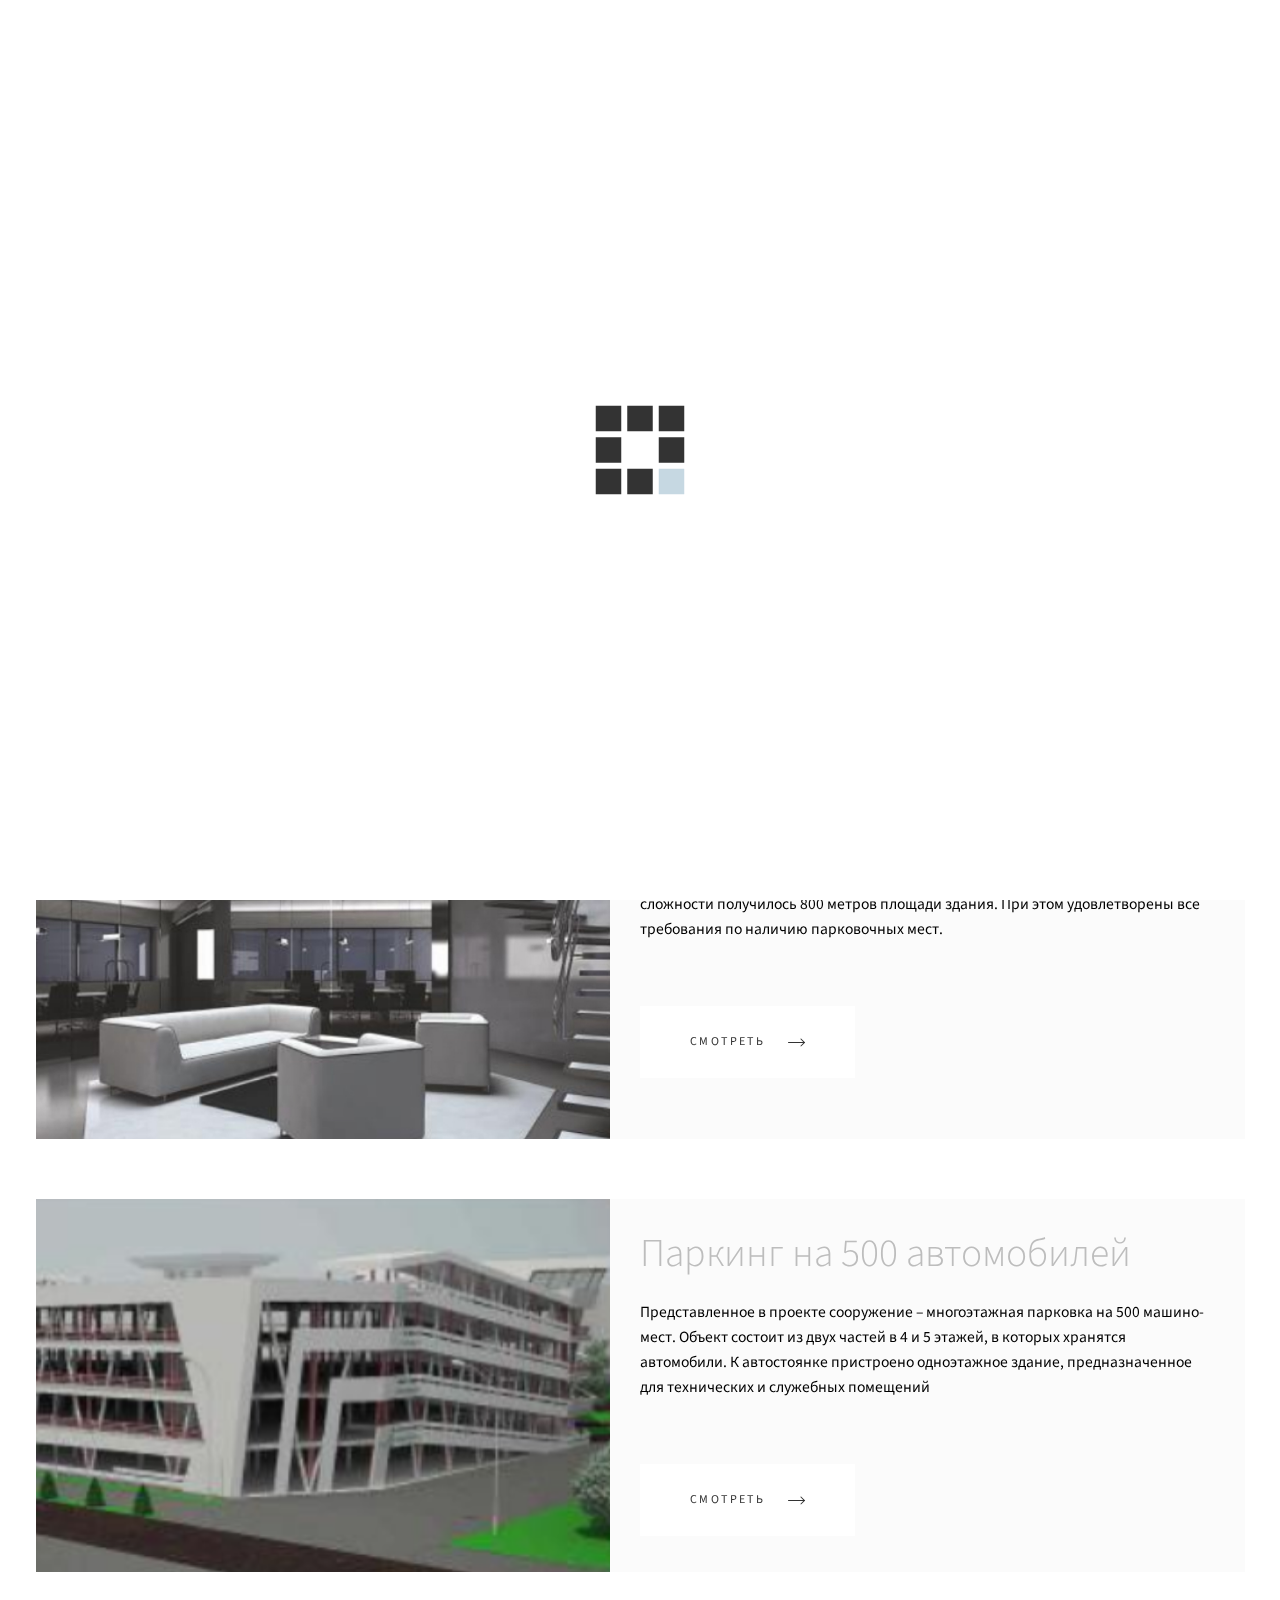
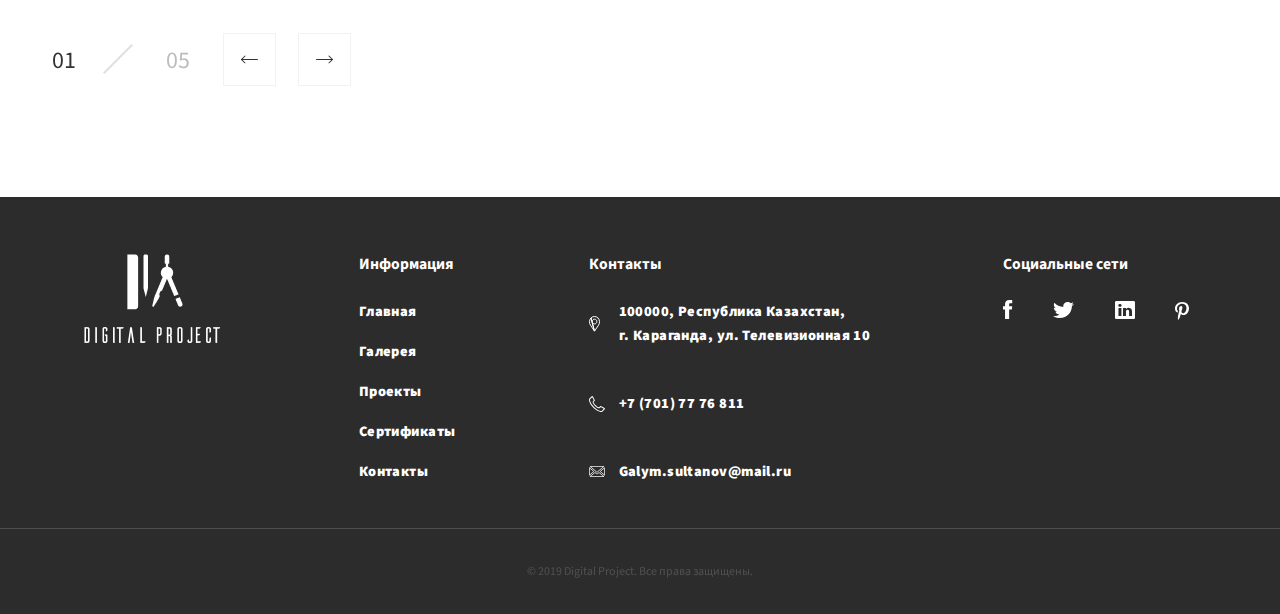
<file: pages/projects.html>
<!DOCTYPE html>
<html lang="ru">

<head>
    <meta charset="UTF-8">
    <meta http-equiv="X-UA-Compatible" content="IE=edge">
    <meta name="viewport" content="width=device-width, initial-scale=1.0">
    <link rel="preconnect" href="https://fonts.gstatic.com">
    <link href="https://fonts.googleapis.com/css2?family=Source+Sans+Pro:wght@300;400;700;900&display=swap"
        rel="stylesheet">
    <title>Digital project</title>
    <link rel="apple-touch-icon" sizes="60x60" href="../images/fvc/apple-touch-icon.png">
    <link rel="icon" type="image/png" sizes="32x32" href="../images/fvc/favicon-32x32.png">
    <link rel="icon" type="image/png" sizes="16x16" href="../images/fvc/favicon-16x16.png">
    <link rel="manifest" href="../images/fvc/site.webmanifest">
    <link rel="mask-icon" href="../images/fvc/safari-pinned-tab.svg" color="#5bbad5">
    <meta name="msapplication-TileColor" content="#da532c">
    <link rel="stylesheet" href="../css/normolize.css">
    <link rel="stylesheet" href="../css/GPCC.css">
    <link rel="stylesheet" href="../css/headerFooter.css">
</head>

<body>
    <!-- прелоадер -->
    <div class="preloader">
        <svg class="preloader__image" xmlns="http://www.w3.org/2000/svg" xmlns:xlink="http://www.w3.org/1999/xlink"
            style="margin: auto; background: rgb(255, 255, 255); display: block; shape-rendering: auto;" width="204px"
            height="204px" viewBox="0 0 100 100" preserveAspectRatio="xMidYMid">
            <rect x="20.5" y="20.5" width="17" height="17" fill="#333333">
                <animate attributeName="fill" values="#c6d8e2;#333333;#333333" keyTimes="0;0.125;1"
                    dur="1.4492753623188404s" repeatCount="indefinite" begin="0s" calcMode="discrete"></animate>
            </rect>
            <rect x="41.5" y="20.5" width="17" height="17" fill="#333333">
                <animate attributeName="fill" values="#c6d8e2;#333333;#333333" keyTimes="0;0.125;1"
                    dur="1.4492753623188404s" repeatCount="indefinite" begin="0.18115942028985504s" calcMode="discrete">
                </animate>
            </rect>
            <rect x="62.5" y="20.5" width="17" height="17" fill="#333333">
                <animate attributeName="fill" values="#c6d8e2;#333333;#333333" keyTimes="0;0.125;1"
                    dur="1.4492753623188404s" repeatCount="indefinite" begin="0.3623188405797101s" calcMode="discrete">
                </animate>
            </rect>
            <rect x="20.5" y="41.5" width="17" height="17" fill="#333333">
                <animate attributeName="fill" values="#c6d8e2;#333333;#333333" keyTimes="0;0.125;1"
                    dur="1.4492753623188404s" repeatCount="indefinite" begin="1.2681159420289854s" calcMode="discrete">
                </animate>
            </rect>
            <rect x="62.5" y="41.5" width="17" height="17" fill="#333333">
                <animate attributeName="fill" values="#c6d8e2;#333333;#333333" keyTimes="0;0.125;1"
                    dur="1.4492753623188404s" repeatCount="indefinite" begin="0.5434782608695652s" calcMode="discrete">
                </animate>
            </rect>
            <rect x="20.5" y="62.5" width="17" height="17" fill="#333333">
                <animate attributeName="fill" values="#c6d8e2;#333333;#333333" keyTimes="0;0.125;1"
                    dur="1.4492753623188404s" repeatCount="indefinite" begin="1.0869565217391304s" calcMode="discrete">
                </animate>
            </rect>
            <rect x="41.5" y="62.5" width="17" height="17" fill="#333333">
                <animate attributeName="fill" values="#c6d8e2;#333333;#333333" keyTimes="0;0.125;1"
                    dur="1.4492753623188404s" repeatCount="indefinite" begin="0.9057971014492753s" calcMode="discrete">
                </animate>
            </rect>
            <rect x="62.5" y="62.5" width="17" height="17" fill="#333333">
                <animate attributeName="fill" values="#c6d8e2;#333333;#333333" keyTimes="0;0.125;1"
                    dur="1.4492753623188404s" repeatCount="indefinite" begin="0.7246376811594202s" calcMode="discrete">
                </animate>
            </rect>
        </svg>
    </div>
    <!-- шапка сайта -->
    <header>
        <div class="wrapper">
            <div class="logo">
                <a href="../index.html"><img src="../images/logo.svg" alt="логотип" title="логотип"></a>
            </div>
            <div class="burger-menu">
                <input type="checkbox" id="checkbox">
                <label for="checkbox"></label>
                <div class="burger-line first"></div>
                <div class="burger-line second"></div>
                <div class="burger-line third"></div>
                <nav class="burger-menu__list">
                    <ul>
                        <li><a href="../index.html" title="Главная страница сайта">ГЛАВНАЯ</a></li>
                        <li><a href="gallery.html" title="Галерея">ГАЛЕРЕЯ</a></li>
                        <li><a href="projects.html" title="Проекты компании">ПРОЕКТЫ</a></li>
                        <li><a href="certificates.html" title="Наши сертификаты">СЕРТИФИКАТЫ</a></li>
                        <li><a href="contacts.html" title="Контакты для связи">КОНТАКТЫ</a></li>
                    </ul>
                </nav>
            </div>
            <nav class="menu">
                <ul>
                    <li><a href="../index.html" title="Главная страница сайта">ГЛАВНАЯ</a></li>
                    <li><a href="gallery.html" title="Галерея" target="_blank">ГАЛЕРЕЯ</a></li>
                    <li><a href="projects.html" title="Проекты компании" target="_blank">ПРОЕКТЫ</a></li>
                    <li><a href="certificates.html" title="Наши сертификаты" target="_blank">СЕРТИФИКАТЫ</a></li>
                    <li><a href="contacts.html" title="Контакты для связи" target="_blank">КОНТАКТЫ</a></li>
                </ul>
            </nav>
        </div>
    </header>
    <!-- основное содержание страницы -->
    <div class="wrapper">
        <section class="projects">
            <h2 class="title_h2">наши<br><span>проекты</span></h2>
            <div class="projects__inner">
                <div class="projects__slider">
                    <div class="projects__item">
                        <div class="projects__item_slide">
                            <div class="projects__img">
                                <img src="../images/ProSchool.jpg" alt="Фото общеобразовательной школы"
                                    title="Фото общеобразовательной школы">
                            </div>
                            <div class="projects__description">
                                <h3 class="title_h3">Общеобразова&shy;тельная школа</h3>
                                <p>Проектом предусмотрено возведение здания школы шаговой доступности. Здание простой
                                    формы
                                    с плоской кровлей. Помещения разбиты на торговый зал 83 м2 и помещения
                                    вспомогательного
                                    характера. Этот проект подойдет для любого участка где планируется строительство
                                    школы.</p>
                                <div class="button_light">
                                    <a href="#">Смотреть</a>
                                </div>
                            </div>
                        </div>
                        <div class="projects__item_slide">
                            <div class="projects__img">
                                <img src="../images/ProParking.jpg" alt="Фото парковки" title="Фото парковки">
                            </div>
                            <div class="projects__description">
                                <h3 class="title_h3">Проект интерьера офиса</h3>
                                <p>Это здание проектировалось для участка небольших габаритов. В общей сложности
                                    получилось 800 метров площади здания. При этом удовлетворены все требования по
                                    наличию парковочных мест.</p>
                                <div class="button_light">
                                    <a href="../pages/projectsP1.html">Смотреть</a>
                                </div>
                            </div>
                        </div>
                        <div class="projects__item_slide">
                            <div class="projects__img">
                                <img src="../images/ProOffice.svg" alt="Фото офисного здания"
                                    title="Фото офисного здания">
                            </div>
                            <div class="projects__description">
                                <h3 class="title_h3">Паркинг на 500 автомобилей</h3>
                                <p>Представленное в проекте сооружение – многоэтажная парковка на 500 машино-мест.
                                    Объект состоит из двух частей в 4 и 5 этажей, в которых хранятся автомобили. К
                                    автостоянке пристроено одноэтажное здание, предназначенное для технических и
                                    служебных помещений</p>
                                <div class="button_light">
                                    <a href="#">Смотреть</a>
                                </div>
                            </div>
                        </div>
                    </div>
                    <div class="projects__item">
                        <div class="projects__item_slide">
                            <div class="projects__img">
                                <img src="../images/ProSchool.jpg" alt="Фото общеобразовательной школы"
                                    title="Фото общеобразовательной школы">
                            </div>
                            <div class="projects__description">
                                <h3 class="title_h3">Общеобразова&shy;тельная школа</h3>
                                <p>Проектом предусмотрено возведение здания школы шаговой доступности. Здание простой
                                    формы
                                    с плоской кровлей. Помещения разбиты на торговый зал 83 м2 и помещения
                                    вспомогательного
                                    характера. Этот проект подойдет для любого участка где планируется строительство
                                    школы.</p>
                                <div class="button_light">
                                    <a href="#">Смотреть</a>
                                </div>
                            </div>
                        </div>
                        <div class="projects__item_slide">
                            <div class="projects__img">
                                <img src="../images/ProParking.jpg" alt="Фото парковки" title="Фото парковки">
                            </div>
                            <div class="projects__description">
                                <h3 class="title_h3">Проект интерьера офиса</h3>
                                <p>Это здание проектировалось для участка небольших габаритов. В общей сложности
                                    получилось 800 метров площади здания. При этом удовлетворены все требования по
                                    наличию парковочных мест.</p>
                                <div class="button_light">
                                    <a href="../pages/projectsP1.html">Смотреть</a>
                                </div>
                            </div>
                        </div>
                        <div class="projects__item_slide">
                            <div class="projects__img">
                                <img src="../images/ProOffice.svg" alt="Фото офисного здания"
                                    title="Фото офисного здания">
                            </div>
                            <div class="projects__description">
                                <h3 class="title_h3">Паркинг на 500 автомобилей</h3>
                                <p>Представленное в проекте сооружение – многоэтажная парковка на 500 машино-мест.
                                    Объект состоит из двух частей в 4 и 5 этажей, в которых хранятся автомобили. К
                                    автостоянке пристроено одноэтажное здание, предназначенное для технических и
                                    служебных помещений</p>
                                <div class="button_light">
                                    <a href="#">Смотреть</a>
                                </div>
                            </div>
                        </div>
                    </div>
                    <div class="projects__item">
                        <div class="projects__item_slide">
                            <div class="projects__img">
                                <img src="../images/ProSchool.jpg" alt="Фото общеобразовательной школы"
                                    title="Фото общеобразовательной школы">
                            </div>
                            <div class="projects__description">
                                <h3 class="title_h3">Общеобразова&shy;тельная школа</h3>
                                <p>Проектом предусмотрено возведение здания школы шаговой доступности. Здание простой
                                    формы
                                    с плоской кровлей. Помещения разбиты на торговый зал 83 м2 и помещения
                                    вспомогательного
                                    характера. Этот проект подойдет для любого участка где планируется строительство
                                    школы.</p>
                                <div class="button_light">
                                    <a href="#">Смотреть</a>
                                </div>
                            </div>
                        </div>
                        <div class="projects__item_slide">
                            <div class="projects__img">
                                <img src="../images/ProParking.jpg" alt="Фото парковки" title="Фото парковки">
                            </div>
                            <div class="projects__description">
                                <h3 class="title_h3">Проект интерьера офиса</h3>
                                <p>Это здание проектировалось для участка небольших габаритов. В общей сложности
                                    получилось 800 метров площади здания. При этом удовлетворены все требования по
                                    наличию парковочных мест.</p>
                                <div class="button_light">
                                    <a href="../pages/projectsP1.html">Смотреть</a>
                                </div>
                            </div>
                        </div>
                        <div class="projects__item_slide">
                            <div class="projects__img">
                                <img src="../images/ProOffice.svg" alt="Фото офисного здания"
                                    title="Фото офисного здания">
                            </div>
                            <div class="projects__description">
                                <h3 class="title_h3">Паркинг на 500 автомобилей</h3>
                                <p>Представленное в проекте сооружение – многоэтажная парковка на 500 машино-мест.
                                    Объект состоит из двух частей в 4 и 5 этажей, в которых хранятся автомобили. К
                                    автостоянке пристроено одноэтажное здание, предназначенное для технических и
                                    служебных помещений</p>
                                <div class="button_light">
                                    <a href="#">Смотреть</a>
                                </div>
                            </div>
                        </div>
                    </div>
                    <div class="projects__item">
                        <div class="projects__item_slide">
                            <div class="projects__img">
                                <img src="../images/ProSchool.jpg" alt="Фото общеобразовательной школы"
                                    title="Фото общеобразовательной школы">
                            </div>
                            <div class="projects__description">
                                <h3 class="title_h3">Общеобразова&shy;тельная школа</h3>
                                <p>Проектом предусмотрено возведение здания школы шаговой доступности. Здание простой
                                    формы
                                    с плоской кровлей. Помещения разбиты на торговый зал 83 м2 и помещения
                                    вспомогательного
                                    характера. Этот проект подойдет для любого участка где планируется строительство
                                    школы.</p>
                                <div class="button_light">
                                    <a href="#">Смотреть</a>
                                </div>
                            </div>
                        </div>
                        <div class="projects__item_slide">
                            <div class="projects__img">
                                <img src="../images/ProParking.jpg" alt="Фото парковки" title="Фото парковки">
                            </div>
                            <div class="projects__description">
                                <h3 class="title_h3">Проект интерьера офиса</h3>
                                <p>Это здание проектировалось для участка небольших габаритов. В общей сложности
                                    получилось 800 метров площади здания. При этом удовлетворены все требования по
                                    наличию парковочных мест.</p>
                                <div class="button_light">
                                    <a href="../pages/projectsP1.html">Смотреть</a>
                                </div>
                            </div>
                        </div>
                        <div class="projects__item_slide">
                            <div class="projects__img">
                                <img src="../images/ProOffice.svg" alt="Фото офисного здания"
                                    title="Фото офисного здания">
                            </div>
                            <div class="projects__description">
                                <h3 class="title_h3">Паркинг на 500 автомобилей</h3>
                                <p>Представленное в проекте сооружение – многоэтажная парковка на 500 машино-мест.
                                    Объект состоит из двух частей в 4 и 5 этажей, в которых хранятся автомобили. К
                                    автостоянке пристроено одноэтажное здание, предназначенное для технических и
                                    служебных помещений</p>
                                <div class="button_light">
                                    <a href="#">Смотреть</a>
                                </div>
                            </div>
                        </div>
                    </div>
                    <div class="projects__item">
                        <div class="projects__item_slide">
                            <div class="projects__img">
                                <img src="../images/ProSchool.jpg" alt="Фото общеобразовательной школы"
                                    title="Фото общеобразовательной школы">
                            </div>
                            <div class="projects__description">
                                <h3 class="title_h3">Общеобразова&shy;тельная школа</h3>
                                <p>Проектом предусмотрено возведение здания школы шаговой доступности. Здание простой
                                    формы
                                    с плоской кровлей. Помещения разбиты на торговый зал 83 м2 и помещения
                                    вспомогательного
                                    характера. Этот проект подойдет для любого участка где планируется строительство
                                    школы.</p>
                                <div class="button_light">
                                    <a href="#">Смотреть</a>
                                </div>
                            </div>
                        </div>
                        <div class="projects__item_slide">
                            <div class="projects__img">
                                <img src="../images/ProParking.jpg" alt="Фото парковки" title="Фото парковки">
                            </div>
                            <div class="projects__description">
                                <h3 class="title_h3">Проект интерьера офиса</h3>
                                <p>Это здание проектировалось для участка небольших габаритов. В общей сложности
                                    получилось 800 метров площади здания. При этом удовлетворены все требования по
                                    наличию парковочных мест.</p>
                                <div class="button_light">
                                    <a href="../pages/projectsP1.html">Смотреть</a>
                                </div>
                            </div>
                        </div>
                        <div class="projects__item_slide">
                            <div class="projects__img">
                                <img src="../images/ProOffice.svg" alt="Фото офисного здания"
                                    title="Фото офисного здания">
                            </div>
                            <div class="projects__description">
                                <h3 class="title_h3">Паркинг на 500 автомобилей</h3>
                                <p>Представленное в проекте сооружение – многоэтажная парковка на 500 машино-мест.
                                    Объект состоит из двух частей в 4 и 5 этажей, в которых хранятся автомобили. К
                                    автостоянке пристроено одноэтажное здание, предназначенное для технических и
                                    служебных помещений</p>
                                <div class="button_light">
                                    <a href="#">Смотреть</a>
                                </div>
                            </div>
                        </div>
                    </div>
                </div>
                <div class="pointers">
                    <div class="sliderNumbers">
                        <div>
                            <p><span class="number_first">01</span><span class="line"></span>05</p>
                        </div>
                        <div>
                            <p><span class="number_first">02</span><span class="line"></span>05</p>
                        </div>
                        <div>
                            <p><span class="number_first">03</span><span class="line"></span>05</p>
                        </div>
                        <div>
                            <p><span class="number_first">04</span><span class="line"></span>05</p>
                        </div>
                        <div>
                            <p><span class="number_first">05</span><span class="line"></span>05</p>
                        </div>
                    </div>
                    <div class="arrows"></div>
                </div>
            </div>
        </section>
    </div>
    <!-- подвал сайта -->
    <footer>
        <div class="wrapper">
            <div class="footer">
                <div class="footer__item footer__logo">
                    <a href="../index.html"><img src="../images/logo-footer.svg" alt="логотип" title="логотип"></a>
                </div>
                <div class="footer__item footer__info">
                    <h4>Информация</h4>
                    <ul>
                        <li><a href="../index.html">Главная</a></li>
                        <li><a href="gallery.html" target="_blank">Галерея</a></li>
                        <li><a href="projects.html" target="_blank">Проекты</a></li>
                        <li><a href="certificates.html" target="_blank">Сертификаты</a></li>
                        <li><a href="contacts.html" target="_blank">Контакты</a></li>
                    </ul>
                </div>
                <div class="footer__item footer__contact">
                    <h4>Контакты</h4>
                    <ul>
                        <li>100000, Республика Казахстан,<br>г. Караганда, ул. Телевизионная 10</li>
                        <li><a href="tel:+7(701)7776811">+7 (701) 77 76 811</a></li>
                        <li><a href="mailto:Galym.sultanov@mail.ru">Galym.sultanov@mail.ru</a></li>
                    </ul>
                </div>
                <div class="footer__item footer__social">
                    <h4>Социальные сети</h4>
                    <ul>
                        <li><a href="https://www.facebook.com/" target="_blank">
                                <svg width="10" height="19" viewBox="0 0 10 19" fill="none"
                                    xmlns="http://www.w3.org/2000/svg">
                                    <path fill-rule="evenodd" clip-rule="evenodd"
                                        d="M6.13698 18.993H2.04598V9.49903H0.000976562V6.22603H2.04598V4.26203C2.04598 1.59303 3.20098 0.00402832 6.47898 0.00402832H9.20898V3.27703H7.50398C6.22598 3.27703 6.14198 3.73503 6.14198 4.58903L6.13698 6.22603H9.22898L8.86698 9.49903H6.13698V18.993Z"
                                        fill="white" />
                                </svg></a></li>
                        <li><a href="https://twitter.com/" target="_blank">
                                <svg width="22" height="17" viewBox="0 0 22 17" fill="none"
                                    xmlns="http://www.w3.org/2000/svg">
                                    <path fill-rule="evenodd" clip-rule="evenodd"
                                        d="M21.008 1.89598C20.235 2.21798 19.404 2.43298 18.533 2.53098C19.423 2.03098 20.106 1.23898 20.428 0.296977C19.594 0.758977 18.672 1.09498 17.69 1.27698C16.905 0.490977 15.784 0.000976562 14.545 0.000976562C12.165 0.000976562 10.234 1.80998 10.234 4.03998C10.234 4.35698 10.272 4.66598 10.346 4.96098C6.764 4.79198 3.588 3.18398 1.462 0.740977C1.091 1.33798 0.879 2.03098 0.879 2.77198C0.879 4.17198 1.64 5.40998 2.796 6.13398C2.09 6.11198 1.426 5.93098 0.844 5.62798C0.844 5.64598 0.844 5.66098 0.844 5.67998C0.844 7.63698 2.329 9.26898 4.301 9.63998C3.94 9.73198 3.558 9.77998 3.166 9.77998C2.888 9.77998 2.618 9.75598 2.355 9.70998C2.903 11.313 4.495 12.482 6.381 12.515C4.906 13.598 3.048 14.243 1.028 14.243C0.68 14.243 0.337 14.224 0 14.187C1.907 15.332 4.173 16.002 6.607 16.002C14.535 16.002 18.87 9.84598 18.87 4.50898C18.87 4.33298 18.865 4.15998 18.857 3.98598C19.699 3.41598 20.43 2.70498 21.008 1.89598Z"
                                        fill="white" />
                                </svg></a></li>
                        <li><a href="https://www.linkedin.com/" target="_blank">
                                <svg width="20" height="20" viewBox="0 0 20 20" fill="none"
                                    xmlns="http://www.w3.org/2000/svg">
                                    <path fill-rule="evenodd" clip-rule="evenodd"
                                        d="M18.512 19.013H1.48799C0.671986 19.013 0.0109863 18.434 0.0109863 17.72V2.28199C0.0109863 1.56899 0.671986 0.98999 1.48799 0.98999H18.512C19.327 0.98999 19.988 1.56899 19.988 2.28199V17.72C19.988 18.434 19.327 19.013 18.512 19.013ZM3.47299 16.044H6.41499V7.90699H3.47299V16.044ZM4.96399 3.98499C3.95699 3.98499 3.29999 4.59199 3.29999 5.39099C3.29999 6.17099 3.93799 6.79699 4.92499 6.79699H4.94399C5.96999 6.79699 6.60799 6.17099 6.60799 5.39099C6.58999 4.59199 5.96999 3.98499 4.96399 3.98499ZM17.023 11.379C17.023 8.87899 15.571 7.71599 13.636 7.71599C12.074 7.71599 11.376 8.50499 10.985 9.05999V7.90699H8.04299C8.08199 8.67099 8.04299 16.044 8.04299 16.044H10.985V11.5C10.985 11.258 11.004 11.014 11.082 10.841C11.294 10.355 11.779 9.85199 12.591 9.85199C13.656 9.85199 14.081 10.598 14.081 11.692V16.044H17.023V11.379ZM10.965 9.08699C10.971 9.07799 10.979 9.06899 10.985 9.05999V9.08699H10.965Z"
                                        fill="white" />
                                </svg></a></li>
                        <li><a href="https://www.pinterest.com/" target="_blank">
                                <svg width="14" height="19" viewBox="0 0 14 19" fill="none"
                                    xmlns="http://www.w3.org/2000/svg">
                                    <path fill-rule="evenodd" clip-rule="evenodd"
                                        d="M7.42398 0C2.48898 0 0.000976562 3.522 0.000976562 6.46C0.000976562 8.238 0.676977 9.82 2.12798 10.41C2.36598 10.507 2.57898 10.413 2.64798 10.151C2.69598 9.97 2.80998 9.512 2.85998 9.321C2.92998 9.062 2.90298 8.971 2.71098 8.745C2.29198 8.254 2.02498 7.618 2.02498 6.717C2.02498 4.104 3.98898 1.765 7.13898 1.765C9.92798 1.765 11.46 3.462 11.46 5.727C11.46 8.709 10.135 11.225 8.16698 11.225C7.08098 11.225 6.26798 10.33 6.52798 9.233C6.84098 7.924 7.44498 6.51 7.44498 5.564C7.44498 4.718 6.98898 4.012 6.04398 4.012C4.93398 4.012 4.04198 5.156 4.04198 6.688C4.04198 7.665 4.37298 8.325 4.37298 8.325C4.37298 8.325 3.23598 13.119 3.03698 13.959C2.63998 15.631 2.97798 17.681 3.00598 17.889C3.02298 18.011 3.18098 18.04 3.25298 17.948C3.35498 17.814 4.67798 16.189 5.12798 14.564C5.25498 14.104 5.85798 11.722 5.85798 11.722C6.21898 12.407 7.27398 13.011 8.39498 13.011C11.734 13.011 13.999 9.98 13.999 5.924C13.999 2.857 11.39 0 7.42398 0Z"
                                        fill="white" />
                                </svg></a></li>
                    </ul>
                </div>
            </div>
        </div>
        <div class="copy">
            <p>&copy; 2019 Digital Project. Все права защищены.</p>
        </div>
    </footer>
    <script src="https://code.jquery.com/jquery-3.6.0.min.js"></script>
    <script src="../js/slick.min.js"></script>
    <script src="../js/script.js"></script>
</body>

</html>
</file>
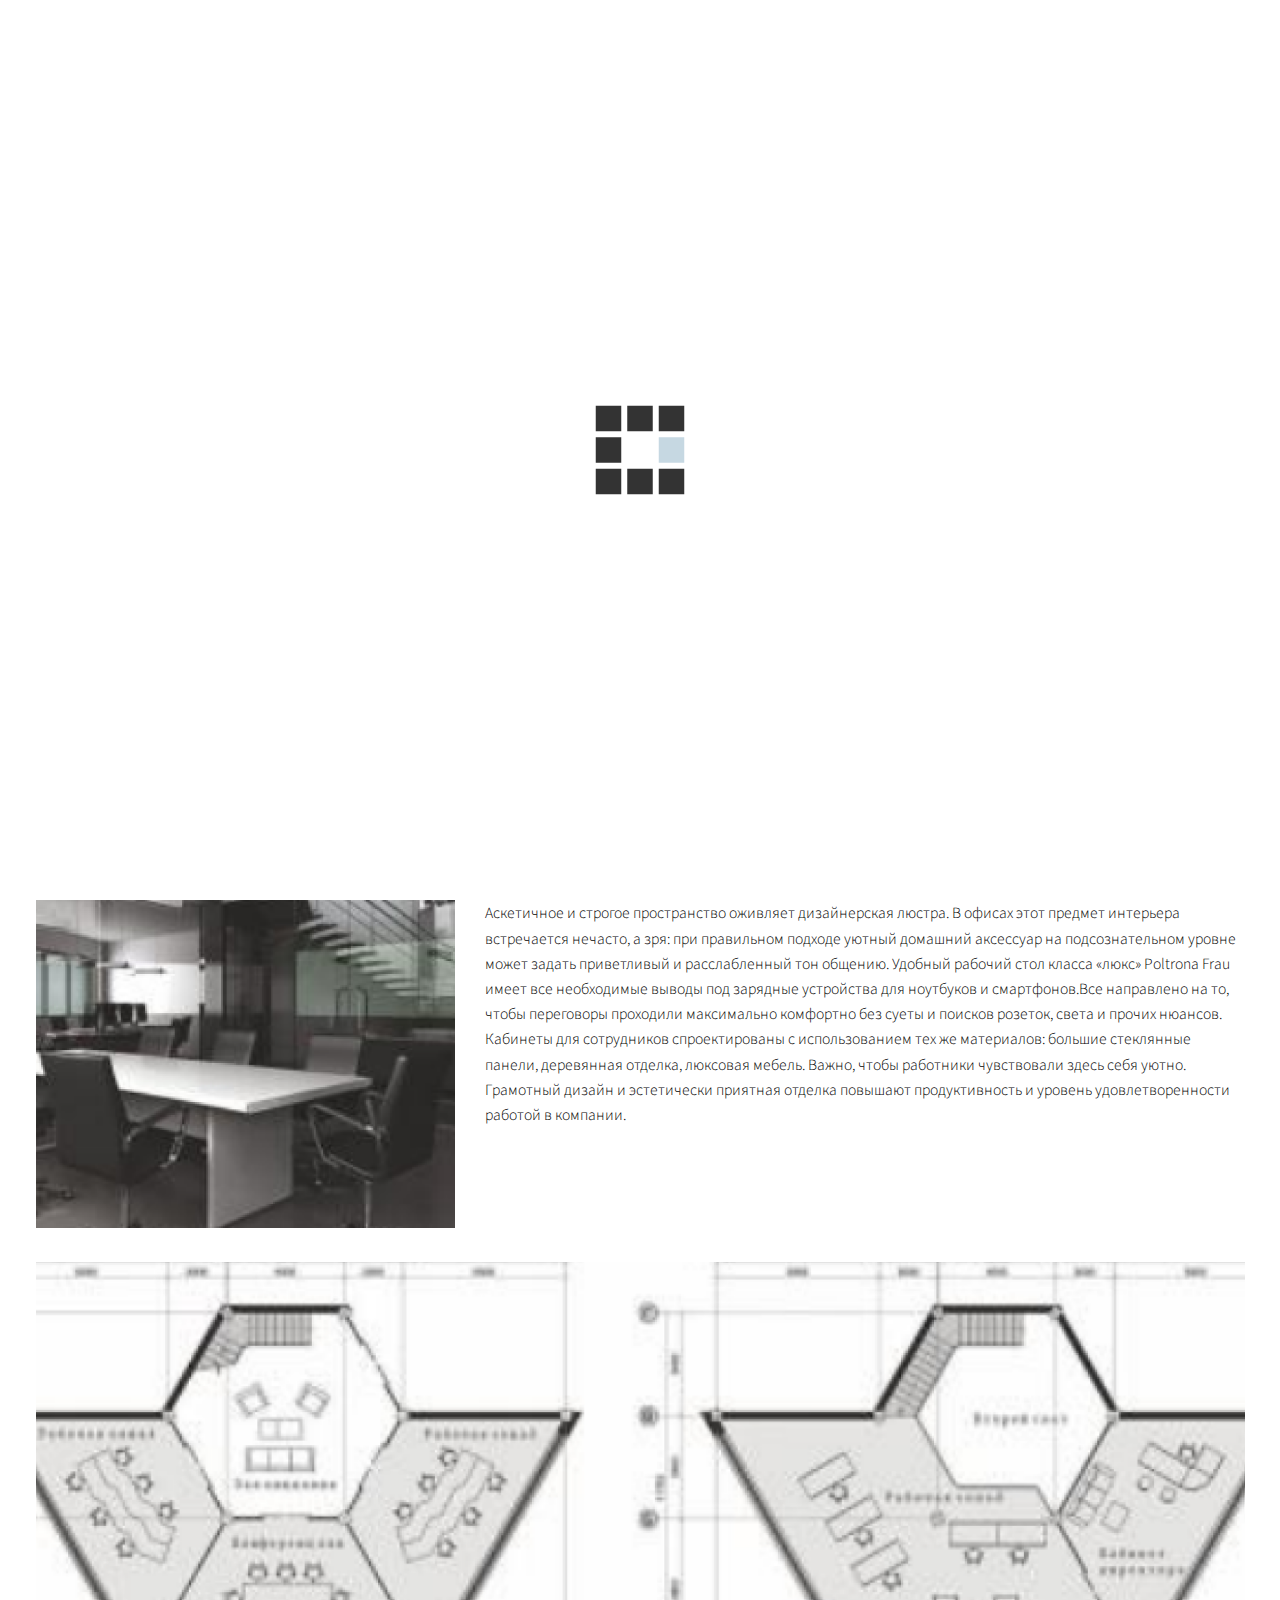
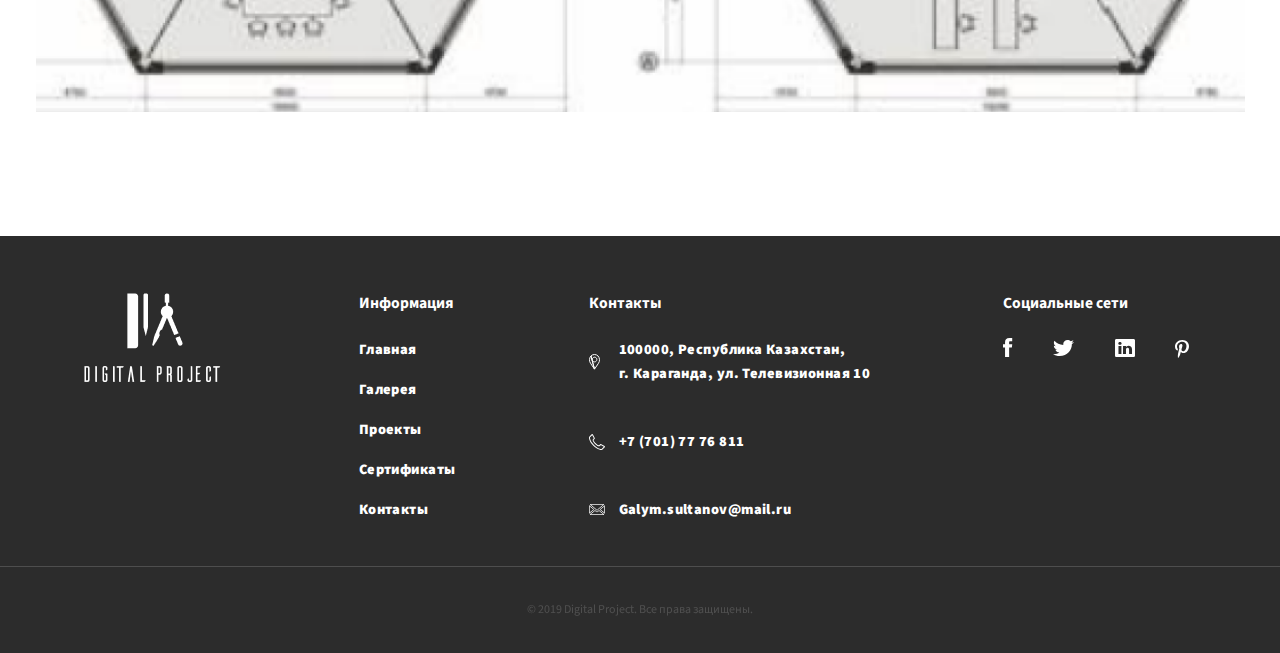
<file: pages/projectsP1.html>
<!DOCTYPE html>
<html lang="ru">

<head>
    <meta charset="UTF-8">
    <meta http-equiv="X-UA-Compatible" content="IE=edge">
    <meta name="viewport" content="width=device-width, initial-scale=1.0">
    <link rel="preconnect" href="https://fonts.gstatic.com">
    <link href="https://fonts.googleapis.com/css2?family=Source+Sans+Pro:wght@300;400;700;900&display=swap"
        rel="stylesheet">
    <title>Digital project</title>
    <link rel="apple-touch-icon" sizes="60x60" href="../images/fvc/apple-touch-icon.png">
    <link rel="icon" type="image/png" sizes="32x32" href="../images/fvc/favicon-32x32.png">
    <link rel="icon" type="image/png" sizes="16x16" href="../images/fvc/favicon-16x16.png">
    <link rel="manifest" href="../images/fvc/site.webmanifest">
    <link rel="mask-icon" href="../images/fvc/safari-pinned-tab.svg" color="#5bbad5">
    <meta name="msapplication-TileColor" content="#da532c">
    <meta name="theme-color" content="#ffffff">
    <link rel="stylesheet" href="../css/normolize.css">
    <link rel="stylesheet" href="../css/style.css">
    <link rel="stylesheet" href="../css/headerFooter.css">
</head>

<body>
    <!-- прелоадер -->
    <div class="preloader">
        <svg class="preloader__image" xmlns="http://www.w3.org/2000/svg" xmlns:xlink="http://www.w3.org/1999/xlink"
            style="margin: auto; background: rgb(255, 255, 255); display: block; shape-rendering: auto;" width="204px"
            height="204px" viewBox="0 0 100 100" preserveAspectRatio="xMidYMid">
            <rect x="20.5" y="20.5" width="17" height="17" fill="#333333">
                <animate attributeName="fill" values="#c6d8e2;#333333;#333333" keyTimes="0;0.125;1"
                    dur="1.4492753623188404s" repeatCount="indefinite" begin="0s" calcMode="discrete"></animate>
            </rect>
            <rect x="41.5" y="20.5" width="17" height="17" fill="#333333">
                <animate attributeName="fill" values="#c6d8e2;#333333;#333333" keyTimes="0;0.125;1"
                    dur="1.4492753623188404s" repeatCount="indefinite" begin="0.18115942028985504s" calcMode="discrete">
                </animate>
            </rect>
            <rect x="62.5" y="20.5" width="17" height="17" fill="#333333">
                <animate attributeName="fill" values="#c6d8e2;#333333;#333333" keyTimes="0;0.125;1"
                    dur="1.4492753623188404s" repeatCount="indefinite" begin="0.3623188405797101s" calcMode="discrete">
                </animate>
            </rect>
            <rect x="20.5" y="41.5" width="17" height="17" fill="#333333">
                <animate attributeName="fill" values="#c6d8e2;#333333;#333333" keyTimes="0;0.125;1"
                    dur="1.4492753623188404s" repeatCount="indefinite" begin="1.2681159420289854s" calcMode="discrete">
                </animate>
            </rect>
            <rect x="62.5" y="41.5" width="17" height="17" fill="#333333">
                <animate attributeName="fill" values="#c6d8e2;#333333;#333333" keyTimes="0;0.125;1"
                    dur="1.4492753623188404s" repeatCount="indefinite" begin="0.5434782608695652s" calcMode="discrete">
                </animate>
            </rect>
            <rect x="20.5" y="62.5" width="17" height="17" fill="#333333">
                <animate attributeName="fill" values="#c6d8e2;#333333;#333333" keyTimes="0;0.125;1"
                    dur="1.4492753623188404s" repeatCount="indefinite" begin="1.0869565217391304s" calcMode="discrete">
                </animate>
            </rect>
            <rect x="41.5" y="62.5" width="17" height="17" fill="#333333">
                <animate attributeName="fill" values="#c6d8e2;#333333;#333333" keyTimes="0;0.125;1"
                    dur="1.4492753623188404s" repeatCount="indefinite" begin="0.9057971014492753s" calcMode="discrete">
                </animate>
            </rect>
            <rect x="62.5" y="62.5" width="17" height="17" fill="#333333">
                <animate attributeName="fill" values="#c6d8e2;#333333;#333333" keyTimes="0;0.125;1"
                    dur="1.4492753623188404s" repeatCount="indefinite" begin="0.7246376811594202s" calcMode="discrete">
                </animate>
            </rect>
        </svg>
    </div>
    <!-- шапка сайта -->
    <header>
        <div class="wrapper">
            <div class="logo">
                <a href="../index.html"><img src="../images/logo.svg" alt="логотип" title="логотип"></a>
            </div>
            <div class="burger-menu">
                <input type="checkbox" id="checkbox">
                <label for="checkbox"></label>
                <div class="burger-line first"></div>
                <div class="burger-line second"></div>
                <div class="burger-line third"></div>
                <nav class="burger-menu__list">
                    <ul>
                        <li><a href="../index.html" title="Главная страница сайта">ГЛАВНАЯ</a></li>
                        <li><a href="gallery.html" title="Галерея">ГАЛЕРЕЯ</a></li>
                        <li><a href="projects.html" title="Проекты компании">ПРОЕКТЫ</a></li>
                        <li><a href="certificates.html" title="Наши сертификаты">СЕРТИФИКАТЫ</a></li>
                        <li><a href="contacts.html" title="Контакты для связи">КОНТАКТЫ</a></li>
                    </ul>
                </nav>
            </div>
            <nav class="menu">
                <ul>
                    <li><a href="../index.html" title="Главная страница сайта">ГЛАВНАЯ</a></li>
                    <li><a href="gallery.html" title="Галерея" target="_blank">ГАЛЕРЕЯ</a></li>
                    <li><a href="projects.html" title="Проекты компании" target="_blank">ПРОЕКТЫ</a></li>
                    <li><a href="certificates.html" title="Наши сертификаты" target="_blank">СЕРТИФИКАТЫ</a></li>
                    <li><a href="contacts.html" title="Контакты для связи" target="_blank">КОНТАКТЫ</a></li>
                </ul>
            </nav>
        </div>
    </header>
    <!-- основное содержание страницы -->
    <div class="wrapper">
        <section class="office">
            <h2 class="title_h2">ПРОЕКТ<br><span>ИНТЕРЬЕРА ОФИСА</span></h2>
            <div class="office__inner">
                <div>
                    <img src="../images/officeImg1.png" alt="Основное фото офиса" title="Основное фото офиса">
                </div>
                <div>
                    <div>
                        <img src="../images/officeImg2.png" alt="Дополнительное фото офиса"
                            title="Дополнительное фото офиса">
                    </div>
                    <p>Чтобы подчеркнуть статусность офиса, решили использовать «вечные» материалы — дерево, стекло,
                        бетон и металл. Согласно самым свежим трендам остановились на латуни, дающей теплый свет и
                        нужные блики, отражения и преломления света. Весь интерьер офиса выполнен с использованием
                        натуральных шпонированных деревом панелей, люксовой серии потолков Armstrong и роскошной мебели
                        Poltrona Frau.</p>
                    <p>Аскетичное и строгое пространство оживляет дизайнерская люстра. В офисах этот
                        предмет интерьера встречается нечасто, а зря: при правильном подходе уютный домашний аксессуар
                        на подсознательном уровне может задать приветливый и расслабленный тон общению. Удобный рабочий
                        стол класса «люкс» Poltrona Frau имеет все необходимые выводы под зарядные
                        устройства для ноутбуков и смартфонов.Все направлено на то, чтобы переговоры проходили
                        максимально комфортно без суеты и поисков розеток, света и прочих нюансов.</p>
                    <p>Кабинеты для сотрудников спроектированы с использованием тех же материалов: большие стеклянные
                        панели, деревянная отделка, люксовая мебель. Важно, чтобы работники чувствовали здесь себя
                        уютно. Грамотный дизайн и эстетически приятная отделка повышают продуктивность и уровень
                        удовлетворенности работой в компании.</p>
                </div>
                <div>
                    <img src="../images/officeImg3.png" alt="Схема офиса" title="Схема офиса">
                </div>
            </div>
        </section>
    </div>
    <!-- подвал сайта -->
    <footer>
        <div class="wrapper">
            <div class="footer">
                <div class="footer__item footer__logo">
                    <a href="../index.html"><img src="../images/logo-footer.svg" alt="логотип" title="логотип"></a>
                </div>
                <div class="footer__item footer__info">
                    <h4>Информация</h4>
                    <ul>
                        <li><a href="../index.html">Главная</a></li>
                        <li><a href="gallery.html" target="_blank">Галерея</a></li>
                        <li><a href="projects.html" target="_blank">Проекты</a></li>
                        <li><a href="certificates.html" target="_blank">Сертификаты</a></li>
                        <li><a href="contacts.html" target="_blank">Контакты</a></li>
                    </ul>
                </div>
                <div class="footer__item footer__contact">
                    <h4>Контакты</h4>
                    <ul>
                        <li>100000, Республика Казахстан,<br>г. Караганда, ул. Телевизионная 10</li>
                        <li><a href="tel:+7(701)7776811">+7 (701) 77 76 811</a></li>
                        <li><a href="mailto:Galym.sultanov@mail.ru">Galym.sultanov@mail.ru</a></li>
                    </ul>
                </div>
                <div class="footer__item footer__social">
                    <h4>Социальные сети</h4>
                    <ul>
                        <li><a href="https://www.facebook.com/" target="_blank">
                                <svg width="10" height="19" viewBox="0 0 10 19" fill="none"
                                    xmlns="http://www.w3.org/2000/svg">
                                    <path fill-rule="evenodd" clip-rule="evenodd"
                                        d="M6.13698 18.993H2.04598V9.49903H0.000976562V6.22603H2.04598V4.26203C2.04598 1.59303 3.20098 0.00402832 6.47898 0.00402832H9.20898V3.27703H7.50398C6.22598 3.27703 6.14198 3.73503 6.14198 4.58903L6.13698 6.22603H9.22898L8.86698 9.49903H6.13698V18.993Z"
                                        fill="white" />
                                </svg></a></li>
                        <li><a href="https://twitter.com/" target="_blank">
                                <svg width="22" height="17" viewBox="0 0 22 17" fill="none"
                                    xmlns="http://www.w3.org/2000/svg">
                                    <path fill-rule="evenodd" clip-rule="evenodd"
                                        d="M21.008 1.89598C20.235 2.21798 19.404 2.43298 18.533 2.53098C19.423 2.03098 20.106 1.23898 20.428 0.296977C19.594 0.758977 18.672 1.09498 17.69 1.27698C16.905 0.490977 15.784 0.000976562 14.545 0.000976562C12.165 0.000976562 10.234 1.80998 10.234 4.03998C10.234 4.35698 10.272 4.66598 10.346 4.96098C6.764 4.79198 3.588 3.18398 1.462 0.740977C1.091 1.33798 0.879 2.03098 0.879 2.77198C0.879 4.17198 1.64 5.40998 2.796 6.13398C2.09 6.11198 1.426 5.93098 0.844 5.62798C0.844 5.64598 0.844 5.66098 0.844 5.67998C0.844 7.63698 2.329 9.26898 4.301 9.63998C3.94 9.73198 3.558 9.77998 3.166 9.77998C2.888 9.77998 2.618 9.75598 2.355 9.70998C2.903 11.313 4.495 12.482 6.381 12.515C4.906 13.598 3.048 14.243 1.028 14.243C0.68 14.243 0.337 14.224 0 14.187C1.907 15.332 4.173 16.002 6.607 16.002C14.535 16.002 18.87 9.84598 18.87 4.50898C18.87 4.33298 18.865 4.15998 18.857 3.98598C19.699 3.41598 20.43 2.70498 21.008 1.89598Z"
                                        fill="white" />
                                </svg></a></li>
                        <li><a href="https://www.linkedin.com/" target="_blank">
                                <svg width="20" height="20" viewBox="0 0 20 20" fill="none"
                                    xmlns="http://www.w3.org/2000/svg">
                                    <path fill-rule="evenodd" clip-rule="evenodd"
                                        d="M18.512 19.013H1.48799C0.671986 19.013 0.0109863 18.434 0.0109863 17.72V2.28199C0.0109863 1.56899 0.671986 0.98999 1.48799 0.98999H18.512C19.327 0.98999 19.988 1.56899 19.988 2.28199V17.72C19.988 18.434 19.327 19.013 18.512 19.013ZM3.47299 16.044H6.41499V7.90699H3.47299V16.044ZM4.96399 3.98499C3.95699 3.98499 3.29999 4.59199 3.29999 5.39099C3.29999 6.17099 3.93799 6.79699 4.92499 6.79699H4.94399C5.96999 6.79699 6.60799 6.17099 6.60799 5.39099C6.58999 4.59199 5.96999 3.98499 4.96399 3.98499ZM17.023 11.379C17.023 8.87899 15.571 7.71599 13.636 7.71599C12.074 7.71599 11.376 8.50499 10.985 9.05999V7.90699H8.04299C8.08199 8.67099 8.04299 16.044 8.04299 16.044H10.985V11.5C10.985 11.258 11.004 11.014 11.082 10.841C11.294 10.355 11.779 9.85199 12.591 9.85199C13.656 9.85199 14.081 10.598 14.081 11.692V16.044H17.023V11.379ZM10.965 9.08699C10.971 9.07799 10.979 9.06899 10.985 9.05999V9.08699H10.965Z"
                                        fill="white" />
                                </svg></a></li>
                        <li><a href="https://www.pinterest.com/" target="_blank">
                                <svg width="14" height="19" viewBox="0 0 14 19" fill="none"
                                    xmlns="http://www.w3.org/2000/svg">
                                    <path fill-rule="evenodd" clip-rule="evenodd"
                                        d="M7.42398 0C2.48898 0 0.000976562 3.522 0.000976562 6.46C0.000976562 8.238 0.676977 9.82 2.12798 10.41C2.36598 10.507 2.57898 10.413 2.64798 10.151C2.69598 9.97 2.80998 9.512 2.85998 9.321C2.92998 9.062 2.90298 8.971 2.71098 8.745C2.29198 8.254 2.02498 7.618 2.02498 6.717C2.02498 4.104 3.98898 1.765 7.13898 1.765C9.92798 1.765 11.46 3.462 11.46 5.727C11.46 8.709 10.135 11.225 8.16698 11.225C7.08098 11.225 6.26798 10.33 6.52798 9.233C6.84098 7.924 7.44498 6.51 7.44498 5.564C7.44498 4.718 6.98898 4.012 6.04398 4.012C4.93398 4.012 4.04198 5.156 4.04198 6.688C4.04198 7.665 4.37298 8.325 4.37298 8.325C4.37298 8.325 3.23598 13.119 3.03698 13.959C2.63998 15.631 2.97798 17.681 3.00598 17.889C3.02298 18.011 3.18098 18.04 3.25298 17.948C3.35498 17.814 4.67798 16.189 5.12798 14.564C5.25498 14.104 5.85798 11.722 5.85798 11.722C6.21898 12.407 7.27398 13.011 8.39498 13.011C11.734 13.011 13.999 9.98 13.999 5.924C13.999 2.857 11.39 0 7.42398 0Z"
                                        fill="white" />
                                </svg></a></li>
                    </ul>
                </div>
            </div>
        </div>
        <div class="copy">
            <p>&copy; 2019 Digital Project. Все права защищены.</p>
        </div>
    </footer>
    <script src="https://code.jquery.com/jquery-3.6.0.min.js"></script>
    <script src="../js/script.js"></script>
</body>

</html>
</file>
<file: css/headerFooter.css>
/*общие стили*/

html {
    font-size: 12px;
    overflow-x: hidden;
}

body {
    font-family: 'Source Sans Pro', sans-serif;
    font-size: 1rem;
    background: #FFFFFF;
}

/* прелоадер */

.preloader {
    position: fixed;
    left: 0;
    top: 0;
    right: 0;
    bottom: 0;
    overflow: hidden;
    background: #fff;
    z-index: 10001;
}

.preloader__image {
    position: absolute;
    top: calc(50% - 75px);
    left: calc(50% - 75px);
    width: 150px;
    height: 150px;
    text-align: center;
}

/* конец стилей для прелоадера */

.wrapper {
    max-width: 1209px;
    margin: 0 auto;
    padding: 15px 15px 0 15px;
}

.title_h2 {
    font-weight: 300;
    font-size: 5.3rem;
    line-height: 5.3rem;
    color: #BDBDBD;
    margin: 57px 20px 20px 0;
    text-transform: uppercase;
}

.title_h2>span {
    font-weight: 700;
    color: #333;
}

/*начало описания шапки*/

header {
    position: fixed;
    height: 98px;
    width: 100%;
    background: #FFFFFF;
    z-index: 1000;
}

header .wrapper {
    display: -webkit-box;
    display: -ms-flexbox;
    display: flex;
    -webkit-box-pack: justify;
    -ms-flex-pack: justify;
    justify-content: space-between;
    margin-bottom: 0.8rem;
    padding-top: 24px;
}

.logo {
    -webkit-box-flex: 1;
    -ms-flex: 1 0 100px;
    flex: 1 0 100px;
    margin: 3px 0 0 17px;
}

@-webkit-keyframes logo {
    16.65% {
        -webkit-transform: translateX(12px);
        transform: translateX(12px);
    }
    33.3% {
        -webkit-transform: translateX(-10px);
        transform: translateX(-10px);
    }
    49.95% {
        -webkit-transform: translateX(8px);
        transform: translateX(8px);
    }
    66.6% {
        -webkit-transform: translateX(-6px);
        transform: translateX(-6px);
    }
    83.25% {
        -webkit-transform: translateX(3px);
        transform: translateX(3px);
    }
    100% {
        -webkit-transform: translateX(0);
        transform: translateX(0);
    }
}

@keyframes logo {
    16.65% {
        -webkit-transform: translateX(12px);
        transform: translateX(12px);
    }
    33.3% {
        -webkit-transform: translateX(-10px);
        transform: translateX(-10px);
    }
    49.95% {
        -webkit-transform: translateX(8px);
        transform: translateX(8px);
    }
    66.6% {
        -webkit-transform: translateX(-6px);
        transform: translateX(-6px);
    }
    83.25% {
        -webkit-transform: translateX(3px);
        transform: translateX(3px);
    }
    100% {
        -webkit-transform: translateX(0);
        transform: translateX(0);
    }
}

.logo:hover.logo img {
    -webkit-animation-name: logo;
    animation-name: logo;
    -webkit-animation-duration: 1s;
    animation-duration: 1s;
    -webkit-animation-timing-function: ease-in-out;
    animation-timing-function: ease-in-out;
    -webkit-animation-iteration-count: 1;
    animation-iteration-count: 1;
}

.menu {
    -webkit-box-flex: 0;
    -ms-flex: 0 1 820px;
    flex: 0 1 820px;
}

.menu ul {
    display: -webkit-box;
    display: -ms-flexbox;
    display: flex;
    -webkit-box-pack: start;
    -ms-flex-pack: start;
    justify-content: flex-start;
    line-height: 1rem;
    letter-spacing: 0.21em;
    text-transform: uppercase;
    padding-left: 6.5%;
}

.menu li {
    margin-right: 8%;
    padding: 4px 0 4px 0;
    position: relative;
}

.menu li::before {
    content: "";
    position: absolute;
    bottom: 0;
    left: 0;
    width: 0;
    height: 1px;
    background-color: #333;
    -webkit-transition: all 0.5s ease-in;
    -o-transition: all 0.5s ease-in;
    transition: all 0.5s ease-in;
}

.menu li::after {
    content: "";
    position: absolute;
    top: 0;
    right: 0;
    width: 0;
    height: 1px;
    background-color: #333;
    -webkit-transition: all 0.5s ease-in;
    -o-transition: all 0.5s ease-in;
    transition: all 0.5s ease-in;
}

.menu a {
    color: rgb(51, 51, 51);
}

.menu li:hover:before, .menu li:hover:after {
    width: 100%;
}

/*конец описания шапки*/

/*подвал сайта*/

footer {
    background: #2C2C2C;
}

footer .wrapper {
    max-width: 1209px;
}

.footer {
    color: #FFFFFF;
    display: -webkit-box;
    display: -ms-flexbox;
    display: flex;
    -webkit-box-pack: justify;
    -ms-flex-pack: justify;
    justify-content: space-between;
    -ms-flex-wrap: wrap;
    flex-wrap: wrap;
    margin: 42px 0 0 0;
    padding: 0 15px;
}

.footer__item {
    margin-left: 30px;
}

.footer__item:not(.footer__item:last-child) {
    -webkit-box-flex: 1;
    -ms-flex: 1 0 auto;
    flex: 1 0 auto;
}

.footer ul {
    padding: 0;
    font-weight: 900;
    font-size: 1.2rem;
    line-height: 2rem;
    letter-spacing: 0.03em;
}

.footer ul li {
    margin-bottom: 16px;
}

.footer h4 {
    font-weight: 700;
    font-size: 1.3rem;
    line-height: 1.7rem;
    margin: 0;
    margin-bottom: 25px;
}

.footer__contact a, .footer__info a {
    color: #FFFFFF;
}

.footer__contact ul li {
    padding-left: 30px;
    margin-bottom: 44px;
}

.footer__contact li:first-child {
    background: url("data:image/svg+xml,%3Csvg width='11' height='16' viewBox='0 0 11 16' fill='none' xmlns='http://www.w3.org/2000/svg'%3E%3Cpath d='M5.5 15.1116L1.51345 9.25698L1.50814 9.2492L1.50255 9.24161C0.763724 8.23991 0.42775 6.879 0.51291 5.5225C0.598079 4.16585 1.10077 2.86991 1.9674 1.98862L5.5 15.1116ZM5.5 15.1116L9.48655 9.25698L9.49186 9.2492L9.49745 9.24161C10.2363 8.23991 10.5723 6.879 10.4871 5.5225C10.4019 4.16584 9.89922 2.86989 9.03258 1.98859C7.08079 0.00382434 3.91955 0.00377954 1.96742 1.98859L5.5 15.1116ZM3.23807 5.53836C3.23807 6.82627 4.26679 7.88453 5.55356 7.88453C6.84032 7.88453 7.86905 6.82627 7.86905 5.53836C7.86905 4.25045 6.84032 3.19219 5.55356 3.19219C4.26679 3.19219 3.23807 4.25045 3.23807 5.53836Z' stroke='white'/%3E%3C/svg%3E") left center no-repeat;
}

.footer__contact li:nth-child(2) {
    background: url("data:image/svg+xml,%3Csvg width='17' height='16' viewBox='0 0 17 16' fill='none' xmlns='http://www.w3.org/2000/svg'%3E%3Cmask id='path-1-inside-1' fill='white'%3E%3Cpath d='M16.0028 12.6271C16.0367 12.887 15.9575 13.113 15.7655 13.305L13.5113 15.5422C13.4096 15.6552 13.2768 15.7514 13.113 15.8304C12.9492 15.9095 12.7882 15.9604 12.63 15.9829C12.6187 15.9829 12.5848 15.9858 12.5282 15.9915C12.4718 15.9971 12.3984 16 12.308 16C12.0932 16 11.7457 15.9633 11.2655 15.8898C10.7853 15.8163 10.1978 15.6355 9.5029 15.3474C8.80787 15.0593 8.01976 14.627 7.13844 14.0508C6.25711 13.4746 5.31923 12.6836 4.32488 11.6779C3.53392 10.8983 2.87856 10.1525 2.35878 9.44068C1.83901 8.72879 1.42093 8.0706 1.10455 7.46608C0.788135 6.86156 0.550847 6.31354 0.392655 5.82202C0.234463 5.33049 0.127118 4.90677 0.0706214 4.55083C0.0141243 4.1949 -0.00847457 3.91524 0.00282486 3.71185C0.0141243 3.50847 0.019774 3.39547 0.019774 3.37287C0.0423728 3.21468 0.0932202 3.05366 0.172316 2.88982C0.251412 2.72598 0.347457 2.59321 0.460451 2.49152L2.71469 0.237287C2.87288 0.0790958 3.05367 0 3.25706 0C3.40395 0 3.53389 0.0423728 3.64689 0.127118C3.75988 0.211864 3.85593 0.316383 3.93502 0.440677L5.74858 3.88135C5.85028 4.06214 5.87852 4.25988 5.83333 4.47456C5.78813 4.68925 5.69208 4.87004 5.54519 5.01694L4.71468 5.84744C4.69208 5.87004 4.67231 5.90676 4.65536 5.95761C4.63841 6.00846 4.62994 6.05083 4.62994 6.08473C4.67514 6.32202 4.77683 6.5932 4.93502 6.89829C5.07062 7.16947 5.27965 7.49998 5.56214 7.88981C5.84463 8.27964 6.24575 8.72876 6.76553 9.23724C7.274 9.75706 7.72598 10.161 8.12146 10.4492C8.51686 10.7372 8.84748 10.9491 9.11301 11.0847C9.37855 11.2203 9.58194 11.3022 9.72315 11.3304L9.93496 11.3728C9.95756 11.3728 9.99437 11.3643 10.0452 11.3474C10.096 11.3304 10.1327 11.3106 10.1554 11.288L11.1214 10.305C11.3249 10.1242 11.5621 10.0338 11.8333 10.0338C12.0255 10.0338 12.1779 10.0677 12.2909 10.1355H12.3078L15.579 12.0677C15.8164 12.2147 15.9576 12.4011 16.0028 12.6271Z'/%3E%3C/mask%3E%3Cpath d='M16.0028 12.6271L16.9944 12.4977L16.99 12.4641L16.9834 12.4309L16.0028 12.6271ZM15.7655 13.305L16.4699 14.0148L16.4727 14.0121L15.7655 13.305ZM13.5113 15.5422L12.8069 14.8325L12.7869 14.8523L12.768 14.8733L13.5113 15.5422ZM13.113 15.8304L12.6786 14.9297L12.6781 14.9299L13.113 15.8304ZM12.63 15.9829V16.9829H12.701L12.7713 16.9729L12.63 15.9829ZM12.5282 15.9915L12.6274 16.9866L12.6277 16.9865L12.5282 15.9915ZM9.5029 15.3474L9.88587 14.4237L9.88586 14.4237L9.5029 15.3474ZM7.13844 14.0508L7.68566 13.2138L7.68564 13.2138L7.13844 14.0508ZM4.32488 11.6779L5.03604 10.9748L5.02688 10.9658L4.32488 11.6779ZM2.35878 9.44068L1.55115 10.0304L1.55117 10.0304L2.35878 9.44068ZM1.10455 7.46608L1.99054 7.00238L1.99052 7.00235L1.10455 7.46608ZM0.019774 3.37287L-0.970176 3.23145L-0.980226 3.3018V3.37287H0.019774ZM0.460451 2.49152L1.12942 3.23481L1.14896 3.21722L1.16756 3.19863L0.460451 2.49152ZM2.71469 0.237287L3.42179 0.944395V0.944395L2.71469 0.237287ZM3.93502 0.440677L4.81966 -0.025609L4.80061 -0.0617409L4.77868 -0.0961993L3.93502 0.440677ZM5.74858 3.88135L4.86395 4.34763L4.87031 4.35971L4.87701 4.37161L5.74858 3.88135ZM5.54519 5.01694L4.83808 4.30983L4.83808 4.30983L5.54519 5.01694ZM4.71468 5.84744L5.42179 6.55455L5.42179 6.55455L4.71468 5.84744ZM4.62994 6.08473H3.62994V6.17912L3.6476 6.27184L4.62994 6.08473ZM4.93502 6.89829L5.82945 6.45107L5.82616 6.4445L5.82278 6.43797L4.93502 6.89829ZM6.76553 9.23724L7.4804 8.53798L7.4727 8.5301L7.46482 8.5224L6.76553 9.23724ZM8.12146 10.4492L7.53253 11.2573L7.53267 11.2574L8.12146 10.4492ZM9.72315 11.3304L9.91944 10.3498L9.91875 10.3497L9.72315 11.3304ZM9.93496 11.3728L9.73867 12.3533L9.83585 12.3728H9.93496V11.3728ZM10.0452 11.3474L10.3612 12.2961L10.3618 12.2959L10.0452 11.3474ZM10.1554 11.288L10.8625 11.9952L10.8686 11.9889L10.1554 11.288ZM11.1214 10.305L10.4573 9.55733L10.432 9.57986L10.4082 9.60405L11.1214 10.305ZM12.2909 10.1355L11.7763 10.9929L12.0138 11.1355H12.2909V10.1355ZM12.3078 10.1355L12.8164 9.2745L12.5811 9.13551H12.3078V10.1355ZM15.579 12.0677L16.1055 11.2175L16.0966 11.212L16.0876 11.2067L15.579 12.0677ZM15.0112 12.7565C15.0099 12.7464 15.0083 12.709 15.0251 12.6611C15.0414 12.6144 15.0626 12.5938 15.0583 12.598L16.4727 14.0121C16.8746 13.61 17.0702 13.0786 16.9944 12.4977L15.0112 12.7565ZM15.0611 12.5953L12.8069 14.8325L14.2157 16.252L16.4699 14.0148L15.0611 12.5953ZM12.768 14.8733C12.7678 14.8735 12.7627 14.8792 12.7492 14.8889C12.7355 14.8989 12.713 14.9131 12.6786 14.9297L13.5474 16.7311C13.8062 16.6063 14.051 16.4375 14.2546 16.2112L12.768 14.8733ZM12.6781 14.9299C12.5943 14.9704 12.532 14.9868 12.4887 14.993L12.7713 16.9729C13.0444 16.9339 13.304 16.8486 13.5479 16.7309L12.6781 14.9299ZM12.63 14.9829C12.5554 14.9829 12.4569 14.9936 12.4288 14.9964L12.6277 16.9865C12.6405 16.9852 12.6513 16.9842 12.6603 16.9833C12.6695 16.9825 12.6759 16.9819 12.6802 16.9815C12.6823 16.9814 12.6834 16.9813 12.6838 16.9812C12.6842 16.9812 12.6832 16.9813 12.681 16.9814C12.679 16.9816 12.6742 16.9819 12.6674 16.9822C12.6639 16.9823 12.6591 16.9825 12.6533 16.9826C12.6477 16.9828 12.6397 16.9829 12.63 16.9829V14.9829ZM12.4291 14.9964C12.4185 14.9975 12.3814 15 12.308 15V17C12.4153 17 12.5251 16.9967 12.6274 16.9866L12.4291 14.9964ZM12.308 15C12.1756 15 11.8933 14.9742 11.4168 14.9013L11.1143 16.8783C11.5982 16.9523 12.0109 17 12.308 17V15ZM11.4168 14.9013C11.047 14.8447 10.5422 14.6958 9.88587 14.4237L9.11992 16.2712C9.85327 16.5752 10.5236 16.7879 11.1143 16.8783L11.4168 14.9013ZM9.88586 14.4237C9.26584 14.1666 8.53398 13.7685 7.68566 13.2138L6.59121 14.8878C7.50555 15.4856 8.34991 15.952 9.11993 16.2712L9.88586 14.4237ZM7.68564 13.2138C6.87975 12.6869 5.99637 11.9462 5.03598 10.9748L3.61378 12.381C4.64209 13.421 5.63447 14.2623 6.59123 14.8878L7.68564 13.2138ZM5.02688 10.9658C4.26498 10.2147 3.64739 9.5097 3.1664 8.85097L1.55117 10.0304C2.10972 10.7953 2.80287 11.5818 3.62288 12.3901L5.02688 10.9658ZM3.16642 8.851C2.6679 8.16822 2.27846 7.55251 1.99054 7.00238L0.218553 7.92978C0.563401 8.58869 1.01012 9.28936 1.55115 10.0304L3.16642 8.851ZM1.99052 7.00235C1.69268 6.4333 1.48079 5.9389 1.34457 5.51565L-0.55926 6.12838C-0.379092 6.68819 -0.116406 7.28983 0.21857 7.92981L1.99052 7.00235ZM1.34457 5.51565C1.19599 5.05399 1.10408 4.68278 1.05826 4.39407L-0.917014 4.7076C-0.849848 5.13075 -0.72706 5.607 -0.55926 6.12838L1.34457 5.51565ZM1.05826 4.39407C1.00579 4.06355 0.995827 3.86558 1.00129 3.76732L-0.995636 3.65638C-1.01278 3.96491 -0.977545 4.32626 -0.917014 4.7076L1.05826 4.39407ZM1.00129 3.76732C1.01131 3.58687 1.01977 3.43174 1.01977 3.37287H-0.980226C-0.980226 3.35422 -0.979567 3.34471 -0.980418 3.36514C-0.980959 3.37811 -0.981864 3.39759 -0.983216 3.42463C-0.985903 3.47838 -0.990021 3.55533 -0.995636 3.65638L1.00129 3.76732ZM1.00972 3.51429C1.01593 3.47088 1.03239 3.40842 1.07287 3.32457L-0.728235 2.45507C-0.845947 2.6989 -0.931179 2.95848 -0.970176 3.23145L1.00972 3.51429ZM1.07287 3.32457C1.08958 3.28995 1.10391 3.26729 1.1139 3.25349C1.12371 3.23992 1.12932 3.2349 1.12942 3.23481L-0.208513 1.74822C-0.434986 1.95205 -0.60357 2.19684 -0.728235 2.45507L1.07287 3.32457ZM1.16756 3.19863L3.42179 0.944395L2.00758 -0.46982L-0.246655 1.78441L1.16756 3.19863ZM3.42179 0.944395C3.42442 0.941771 3.40782 0.958821 3.36974 0.975479C3.32983 0.99294 3.28899 1 3.25706 1V-1C2.76068 -1 2.33272 -0.794955 2.00758 -0.46982L3.42179 0.944395ZM3.25706 1C3.23308 1 3.19701 0.996318 3.15466 0.98251C3.1119 0.968564 3.07517 0.948327 3.04689 0.927119L4.24689 -0.672882C3.95352 -0.892907 3.61104 -1 3.25706 -1V1ZM3.04689 0.927119C3.05935 0.936463 3.07414 0.950493 3.09136 0.977553L4.77868 -0.0961993C4.63771 -0.317726 4.46042 -0.512735 4.24689 -0.672882L3.04689 0.927119ZM3.05039 0.906963L4.86395 4.34763L6.63321 3.41506L4.81966 -0.025609L3.05039 0.906963ZM4.87701 4.37161C4.86951 4.35828 4.86015 4.3351 4.85609 4.30666C4.85215 4.27912 4.85568 4.26425 4.85478 4.26855L6.81188 4.68057C6.90391 4.24342 6.84805 3.79622 6.62016 3.39108L4.87701 4.37161ZM4.85478 4.26855C4.85011 4.2907 4.84527 4.30014 4.84428 4.30202C4.84349 4.3035 4.84243 4.30548 4.83808 4.30983L6.2523 5.72404C6.54423 5.43211 6.72907 5.07389 6.81188 4.68057L4.85478 4.26855ZM4.83808 4.30983L4.00758 5.14033L5.42179 6.55455L6.2523 5.72404L4.83808 4.30983ZM4.00758 5.14033C3.82477 5.32314 3.74364 5.53049 3.70668 5.64138L5.60404 6.27384C5.5992 6.28838 5.58712 6.32194 5.56337 6.36604C5.54035 6.4088 5.49659 6.47975 5.42179 6.55455L4.00758 5.14033ZM3.70668 5.64138C3.67309 5.74214 3.62994 5.89958 3.62994 6.08473H5.62994C5.62994 6.14869 5.62222 6.19692 5.61687 6.22364C5.61132 6.2514 5.60571 6.26884 5.60404 6.27384L3.70668 5.64138ZM3.6476 6.27184C3.71679 6.63509 3.86166 7.00065 4.04727 7.3586L5.82278 6.43797C5.692 6.18575 5.63348 6.00895 5.61228 5.89762L3.6476 6.27184ZM4.0406 7.3455C4.21043 7.68516 4.45418 8.06506 4.75239 8.47659L6.37189 7.30303C6.10513 6.9349 5.9308 6.65378 5.82945 6.45107L4.0406 7.3455ZM4.75239 8.47659C5.08019 8.92895 5.52429 9.42191 6.06623 9.95207L7.46482 8.5224C6.96722 8.03562 6.60906 7.63033 6.37189 7.30303L4.75239 8.47659ZM6.05066 9.93649C6.58131 10.479 7.07624 10.9248 7.53253 11.2573L8.71039 9.64097C8.37572 9.39709 7.96669 9.03513 7.4804 8.53798L6.05066 9.93649ZM7.53267 11.2574C7.94725 11.5594 8.32587 11.8056 8.65823 11.9753L9.56779 10.1941C9.36908 10.0926 9.08646 9.91491 8.71025 9.64087L7.53267 11.2574ZM8.65823 11.9753C8.9376 12.118 9.24358 12.2544 9.52755 12.3111L9.91875 10.3497C9.93174 10.3523 9.90891 10.3487 9.83824 10.3202C9.77197 10.2935 9.68278 10.2528 9.56779 10.1941L8.65823 11.9753ZM9.52686 12.3109L9.73867 12.3533L10.1313 10.3923L9.91944 10.3498L9.52686 12.3109ZM9.93496 12.3728C10.136 12.3728 10.3103 12.3131 10.3612 12.2961L9.72908 10.3986C9.72232 10.4009 9.73241 10.3972 9.75461 10.392C9.76628 10.3893 9.7864 10.3851 9.813 10.3813C9.83825 10.3777 9.88077 10.3728 9.93496 10.3728V12.3728ZM10.3618 12.2959C10.472 12.2591 10.6795 12.1781 10.8625 11.9951L9.44825 10.5809C9.5231 10.5061 9.5941 10.4623 9.63681 10.4393C9.68083 10.4156 9.71424 10.4036 9.72847 10.3988L10.3618 12.2959ZM10.8686 11.9889L11.8347 11.0059L10.4082 9.60405L9.44212 10.5871L10.8686 11.9889ZM11.7855 11.0526C11.7951 11.0441 11.8015 11.0399 11.8044 11.0381C11.8059 11.0371 11.8069 11.0366 11.8073 11.0364C11.8078 11.0362 11.808 11.0361 11.808 11.0361C11.808 11.0361 11.8081 11.036 11.8085 11.0359C11.8089 11.0358 11.8098 11.0356 11.8113 11.0353C11.8143 11.0348 11.8213 11.0338 11.8333 11.0338V9.03382C11.3161 9.03382 10.8429 9.21479 10.4573 9.55733L11.7855 11.0526ZM11.8333 11.0338C11.8724 11.0338 11.8839 11.0374 11.8749 11.0354C11.8651 11.0332 11.8273 11.0235 11.7763 10.9929L12.8056 9.27811C12.4816 9.08365 12.1287 9.03382 11.8333 9.03382V11.0338ZM12.2909 11.1355H12.3078V9.13551H12.2909V11.1355ZM11.7993 10.9965L15.0704 12.9287L16.0876 11.2067L12.8164 9.2745L11.7993 10.9965ZM15.0525 12.9179C15.0864 12.9389 15.0824 12.9435 15.0659 12.9217C15.0576 12.9108 15.0482 12.8957 15.0397 12.877C15.0312 12.8582 15.0255 12.8397 15.0222 12.8233L16.9834 12.4309C16.8726 11.8772 16.5245 11.477 16.1055 11.2175L15.0525 12.9179Z' fill='white' mask='url(%23path-1-inside-1)'/%3E%3C/svg%3E") left center no-repeat;
}

.footer__contact li:last-child {
    background: url("data:image/svg+xml,%3Csvg width='16' height='11' viewBox='0 0 16 11' fill='none' xmlns='http://www.w3.org/2000/svg'%3E%3Cpath d='M8.13945 6.16166L8.13943 6.16163L8.13512 6.16456C8.10734 6.18343 8.06694 6.19696 8.0235 6.19696H8.02008C7.95651 6.19696 7.91576 6.17544 7.90255 6.1642L7.90186 6.16361L1.09985 0.4H14.9358L8.4497 5.90252L8.44932 5.90285L8.16437 6.1452L8.16349 6.14579L8.13945 6.16166ZM10.0346 6.48934L15.0112 10.6H0.983875L5.97125 6.45877L6.96401 7.30051L6.9651 7.30143C7.25806 7.54803 7.63451 7.67805 8.02235 7.67805C8.4099 7.67805 8.78655 7.54692 9.07963 7.29972L9.08053 7.29895L10.0346 6.48934ZM4.82991 5.4915L0.4 9.17041V1.73773L4.82991 5.4915ZM15.6 1.76878V9.17559L11.1765 5.52124L15.6 1.76878Z' stroke='white' stroke-width='0.8'/%3E%3C/svg%3E") left center no-repeat;
}

.footer__social ul {
    display: -webkit-box;
    display: -ms-flexbox;
    display: flex;
    -webkit-box-pack: justify;
    -ms-flex-pack: justify;
    justify-content: space-between;
}

.footer__social ul li {
    margin-right: 40px;
    -webkit-transition: ease 0.5s;
    -o-transition: ease 0.5s;
    transition: ease 0.5s;
    cursor: pointer;
}

.footer__social ul li svg {
    fill: #fff;
    -webkit-transition: ease 0.7s;
    -o-transition: ease 0.7s;
    transition: ease 0.7s;
}

.footer__social ul li:nth-child(even) {
    margin-top: 2px;
}

.footer a {
    -webkit-transition: ease 0.5s;
    -o-transition: ease 0.5s;
    transition: ease 0.5s;
}

.footer__logo a:hover, .footer__info a:hover, .footer__contact a:hover {
    opacity: 0.5;
}

.footer__social ul li:hover svg {
    -webkit-transform: scale(1.3) rotate(360deg);
    -ms-transform: scale(1.3) rotate(360deg);
    transform: scale(1.3) rotate(360deg);
}

.footer__social ul li:first-child:hover svg {
    fill: #293D7A;
}

.footer__social ul li:nth-child(2):hover svg {
    fill: #41ABE1;
}

.footer__social ul li:nth-child(3):hover svg {
    fill: #0274B3;
}

.footer__social ul li:last-child:hover svg {
    fill: #E60023;
}

.copy {
    border-top: 1px solid #D8D8D8;
    opacity: .2;
    color: #D8D8D8;
    text-align: center;
    padding: 24px 0;
}

.burger-menu {
    display: none;
}

/*конец стилей для подвала*/

@media (max-width: 956px) {
    html {
        font-size: 11px;
    }
}

@media (max-width: 800px) {
    .title_h2, .title_h2>span {
        font-size: 4rem;
        line-height: 4rem;
    }
    .footer ul li {
        margin-bottom: 8px;
    }
    .footer__item {
        margin-bottom: 30px;
    }
    header .wrapper {
        position: relative;
    }
    .menu {
        display: none;
    }
    /* бургер-меню */
    .burger-menu {
        display: block;
        -webkit-box-flex: 0;
        -ms-flex: 0 0 40px;
        flex: 0 0 40px;
        position: relative;
    }
    .burger-menu input[type="checkbox"] {
        display: none;
    }
    .burger-menu label {
        display: block;
        height: 100%;
        width: 100%;
        cursor: pointer;
        position: absolute;
        z-index: 2011;
    }
    .burger-line {
        height: 2px;
        width: 40px;
        background: #2C2C2C;
        position: absolute;
        right: 0;
        -webkit-transition: 0.5s ease-in-out;
        -o-transition: 0.5s ease-in-out;
        transition: 0.5s ease-in-out;
        z-index: 2011;
    }
    .burger-line.first {
        top: 0;
        opacity: 1;
    }
    .burger-line.second {
        top: 15px;
        width: 20px;
    }
    .burger-line.third {
        top: 15px;
        opacity: 0;
    }
    #checkbox:checked~.burger-line.first {
        opacity: 0;
    }
    #checkbox:checked~.burger-line.second {
        width: 40px;
        -webkit-transform: rotate(45deg);
        -ms-transform: rotate(45deg);
        transform: rotate(45deg);
    }
    #checkbox:checked~.burger-line.third {
        opacity: 1;
        -webkit-transform: rotate(-45deg);
        -ms-transform: rotate(-45deg);
        transform: rotate(-45deg);
    }
    .burger-menu__list {
        position: absolute;
        top: 0;
        right: -700px;
        background: #fff;
        width: 50vw;
        height: 100vh;
        z-index: 2010;
        -webkit-transition: 0.5s ease-in-out;
        -o-transition: 0.5s ease-in-out;
        transition: 0.5s ease-in-out;
    }
    .burger-menu__list ul {
        margin: 0;
        padding: 100px 0 0 0;
        display: -webkit-box;
        display: -ms-flexbox;
        display: flex;
        -webkit-box-orient: vertical;
        -webkit-box-direction: normal;
        -ms-flex-direction: column;
        flex-direction: column;
        -webkit-box-align: end;
        -ms-flex-align: end;
        align-items: flex-end;
    }
    .burger-menu__list ul li {
        line-height: 1rem;
        letter-spacing: 0.21em;
        text-transform: uppercase;
        font-size: 1.3rem;
        margin-bottom: 30px;
        margin-right: 20px;
    }
    .burger-menu__list ul a {
        color: rgb(51, 51, 51);
    }
    #checkbox:checked~.burger-menu__list {
        right: -15px;
    }
}

@media (max-width: 540px) {
    .title_h2, .title_h2>span, .office .title_h2 {
        font-size: 3rem;
        line-height: 3rem;
    }
    .burger-menu__list {
        width: 100vw;
        height: 55vh;
    }
    .footer__item {
        margin-left: 0;
    }
    .footer__item.footer__info {
        -webkit-box-flex: 1;
        -ms-flex: 1 1 auto;
        flex: 1 1 auto;
    }
    .footer__item.footer__info ul {
        display: -webkit-box;
        display: -ms-flexbox;
        display: flex;
        -ms-flex-wrap: wrap;
        flex-wrap: wrap;
    }
    .footer__item.footer__info ul li {
        margin-right: 8px;
    }
    .footer__item.footer__info ul li:last-child {
        margin-right: 0;
    }
    .footer__item:not(.footer__item:last-child) {
        -webkit-box-flex: 1;
        -ms-flex: 1 1 auto;
        flex: 1 1 auto;
    }
    .footer__item.footer__logo a {
        display: block;
        width: 150px;
        margin: 0 auto;
    }
}
</file>
<file: css/GPCC.css>
.gallery {
    margin-top: 140px;
}

.gallery .title_h2 {
    margin: 69px 0 19px 18px;
}

.gallery__inner {
    min-height: 700px;
    margin-bottom: 208px;
    position: relative;
}

.gallery__inner::before {
    content: '';
    display: block;
    max-width: 1170px;
    height: 1px;
    background: #F2F2F2;
    margin-left: 25px;
    margin-right: 25px;
}

.gallery__slider_item {
    display: -webkit-box;
    display: -ms-flexbox;
    display: flex;
    -ms-flex-wrap: wrap;
    flex-wrap: wrap;
    -webkit-box-pack: center;
    -ms-flex-pack: center;
    justify-content: center;
    margin-left: 9px;
    margin-right: 10px;
    padding-top: 30px;
}

.gallery__item {
    -webkit-box-flex: 0;
    -ms-flex: 0 0 198px;
    flex: 0 0 198px;
    height: 100%;
    margin: 0 30px 30px 0;
    position: relative;
    min-width: 0;
}

.gallery__item:first-child, .gallery__item:nth-child(6) {
    margin-left: 0;
}

.gallery__item img {
    display: block;
    width: 100%;
    max-height: 260px;
    height: 100%;
    -o-object-fit: cover;
    object-fit: cover;
}

.gallery__info {
    position: absolute;
    left: 0;
    bottom: 0;
    background-color: #fbfbfb;
    padding: 0;
    height: 0;
    overflow: hidden;
    -webkit-transition: ease-in .5s;
    -o-transition: ease-in .5s;
    transition: ease-in .5s;
}

.gallery__info p {
    font-size: 1.2rem;
    line-height: 1.5rem;
    color: #333333;
    margin: 0;
}

.gallery__item:hover .gallery__info {
    overflow: visible;
    height: 100px;
    padding: 20px;
}

.slick-list {
    overflow: hidden;
}

.slick-track {
    display: -webkit-box;
    display: -ms-flexbox;
    display: flex;
    -webkit-box-align: t;
    -ms-flex-align: start;
    align-items: flex-start;
}

.pointers {
    position: relative;
}

.arrows {
    position: absolute;
    top: 6px;
    left: -1px;
    margin-top: 30px;
    margin-left: 170px;
}

.arrows .slick-arrow {
    position: absolute;
    font-size: 0;
    width: 53px;
    height: 53px;
    background: #fff;
    border: solid 1px #F2F2F2;
    cursor: pointer;
}

.arrows .slick-arrow:active, .arrows .slick-arrow:focus {
    outline: none;
}

.arrows .slick-arrow.slick-prev {
    left: 18px;
    background: url("data:image/svg+xml,%3Csvg width='18' height='9' viewBox='0 0 18 9' fill='none' xmlns='http://www.w3.org/2000/svg'%3E%3Cpath fill-rule='evenodd' clip-rule='evenodd' d='M18 4.5C18 4.22386 17.7761 4 17.5 4L1.5 4C1.22386 4 1 4.22386 1 4.5C1 4.77614 1.22386 5 1.5 5L17.5 5C17.7761 5 18 4.77614 18 4.5Z' fill='%23333333'/%3E%3Cpath fill-rule='evenodd' clip-rule='evenodd' d='M5.35355 0.646447C5.15829 0.451184 4.84171 0.451184 4.64645 0.646447L0.792894 4.5L4.64645 8.35355C4.84171 8.54882 5.15829 8.54882 5.35355 8.35355C5.54882 8.15829 5.54882 7.84171 5.35355 7.64645L2.20711 4.5L5.35355 1.35355C5.54882 1.15829 5.54882 0.841709 5.35355 0.646447Z' fill='%23333333'/%3E%3C/svg%3E") no-repeat center center, #fff;
}

.arrows .slick-arrow.slick-prev:hover {
    background: url("data:image/svg+xml,%3Csvg width='18' height='9' viewBox='0 0 18 9' fill='none' xmlns='http://www.w3.org/2000/svg'%3E%3Cpath fill-rule='evenodd' clip-rule='evenodd' d='M18 4.5C18 4.22386 17.7761 4 17.5 4L1.5 4C1.22386 4 1 4.22386 1 4.5C1 4.77614 1.22386 5 1.5 5L17.5 5C17.7761 5 18 4.77614 18 4.5Z' fill='%23333333'/%3E%3Cpath fill-rule='evenodd' clip-rule='evenodd' d='M5.35355 0.646447C5.15829 0.451184 4.84171 0.451184 4.64645 0.646447L0.792894 4.5L4.64645 8.35355C4.84171 8.54882 5.15829 8.54882 5.35355 8.35355C5.54882 8.15829 5.54882 7.84171 5.35355 7.64645L2.20711 4.5L5.35355 1.35355C5.54882 1.15829 5.54882 0.841709 5.35355 0.646447Z' fill='%23333333'/%3E%3C/svg%3E") no-repeat center center, #F2F2F2;
}

.arrows .slick-arrow.slick-next {
    left: 93px;
    background: url("data:image/svg+xml,%3Csvg width='19' height='9' viewBox='0 0 19 9' fill='none' xmlns='http://www.w3.org/2000/svg'%3E%3Cpath fill-rule='evenodd' clip-rule='evenodd' d='M0.935303 4.5C0.935303 4.22386 1.15916 4 1.4353 4L17.4353 4C17.7114 4 17.9353 4.22386 17.9353 4.5C17.9353 4.77614 17.7114 5 17.4353 5L1.4353 5C1.15916 5 0.935303 4.77614 0.935303 4.5Z' fill='%23333333'/%3E%3Cpath fill-rule='evenodd' clip-rule='evenodd' d='M13.5817 0.646447C13.777 0.451184 14.0936 0.451184 14.2889 0.646447L18.1424 4.5L14.2889 8.35355C14.0936 8.54882 13.777 8.54882 13.5817 8.35355C13.3865 8.15829 13.3865 7.84171 13.5817 7.64645L16.7282 4.5L13.5817 1.35355C13.3865 1.15829 13.3865 0.841709 13.5817 0.646447Z' fill='%23333333'/%3E%3C/svg%3E") no-repeat center center, #fff;
}

.arrows .slick-arrow.slick-next:hover {
    background: url("data:image/svg+xml,%3Csvg width='19' height='9' viewBox='0 0 19 9' fill='none' xmlns='http://www.w3.org/2000/svg'%3E%3Cpath fill-rule='evenodd' clip-rule='evenodd' d='M0.935303 4.5C0.935303 4.22386 1.15916 4 1.4353 4L17.4353 4C17.7114 4 17.9353 4.22386 17.9353 4.5C17.9353 4.77614 17.7114 5 17.4353 5L1.4353 5C1.15916 5 0.935303 4.77614 0.935303 4.5Z' fill='%23333333'/%3E%3Cpath fill-rule='evenodd' clip-rule='evenodd' d='M13.5817 0.646447C13.777 0.451184 14.0936 0.451184 14.2889 0.646447L18.1424 4.5L14.2889 8.35355C14.0936 8.54882 13.777 8.54882 13.5817 8.35355C13.3865 8.15829 13.3865 7.84171 13.5817 7.64645L16.7282 4.5L13.5817 1.35355C13.3865 1.15829 13.3865 0.841709 13.5817 0.646447Z' fill='%23333333'/%3E%3C/svg%3E") no-repeat center center, #F2F2F2;
}

.sliderNumbers, .sliderNumbers_2 {
    position: absolute;
    top: 28px;
    left: 16px;
    width: 140px;
}

.sliderNumbers p, .sliderNumbers_2 p {
    font-size: 2rem;
    line-height: 2rem;
    color: #BDBDBD;
}

.sliderNumbers .number_first, .sliderNumbers_2 .number_first {
    color: #333333;
}

.sliderNumbers .line, .sliderNumbers_2 .line {
    width: 40px;
    height: 2px;
    background-color: #e0e0e0;
    -webkit-transform: matrix(-0.71, 0.71, -0.71, -0.71, -3, -8);
    -ms-transform: matrix(-0.71, 0.71, -0.71, -0.71, -3, -8);
    transform: matrix(-0.71, 0.71, -0.71, -0.71, -3, -8);
    display: inline-block;
    margin: 0 25px;
}

/*стили для страницы проектов*/

.projects {
    padding-bottom: 150px;
    margin-top: 140px;
}

.projects__inner {
    position: relative;
}

.projects .pointers {
    margin-top: -35px;
    margin-bottom: 50px;
}

.projects__inner::before {
    content: '';
    display: block;
    max-width: 100%;
    height: 1px;
    background: #F2F2F2;
    margin: 0 0 30px 0;
}

.projects__item {
    width: 382px;
}

.projects__item_slide {
    display: -webkit-box;
    display: -ms-flexbox;
    display: flex;
    margin-bottom: 60px;
    background: #FBFBFB;
}

.projects__img, .projects__description {
    -webkit-box-flex: 1;
    -ms-flex: 1 0 200px;
    flex: 1 0 200px;
}

.projects__img img {
    display: block;
    width: 100%;
    -o-object-fit: cover;
    object-fit: cover;
}

.projects__description {
    padding: 30px;
}

.projects__description .title_h3 {
    font-weight: 300;
    font-size: 3.3rem;
    line-height: 4.2rem;
    color: #BDBDBD;
    margin: 0 0 20px 0;
}

.projects__description p {
    font-size: 1.3rem;
    line-height: 2.1rem;
    margin: 0 0 64px 0;
}

.button_light a {
    display: inline-block;
    padding: 30px 90px 30px 50px;
    line-height: 1rem;
    letter-spacing: 0.2em;
    text-transform: uppercase;
    color: #333333;
    background: url("data:image/svg+xml,%3Csvg width='19' height='9' viewBox='0 0 19 9' fill='none' xmlns='http://www.w3.org/2000/svg'%3E%3Cpath fill-rule='evenodd' clip-rule='evenodd' d='M0.935303 4.5C0.935303 4.22386 1.15916 4 1.4353 4L17.4353 4C17.7114 4 17.9353 4.22386 17.9353 4.5C17.9353 4.77614 17.7114 5 17.4353 5L1.4353 5C1.15916 5 0.935303 4.77614 0.935303 4.5Z' fill='%23333333'/%3E%3Cpath fill-rule='evenodd' clip-rule='evenodd' d='M13.5817 0.646447C13.777 0.451184 14.0936 0.451184 14.2889 0.646447L18.1424 4.5L14.2889 8.35355C14.0936 8.54882 13.777 8.54882 13.5817 8.35355C13.3865 8.15829 13.3865 7.84171 13.5817 7.64645L16.7282 4.5L13.5817 1.35355C13.3865 1.15829 13.3865 0.841709 13.5817 0.646447Z' fill='%23333333'/%3E%3C/svg%3E") 75% center no-repeat, #FFFFFF;
    -webkit-transition: ease .5s;
    -o-transition: ease .5s;
    transition: ease .5s;
}

.button_light a:hover {
    background: url("data:image/svg+xml,%3Csvg width='19' height='9' viewBox='0 0 19 9' fill='none' xmlns='http://www.w3.org/2000/svg'%3E%3Cpath fill-rule='evenodd' clip-rule='evenodd' d='M0.935303 4.5C0.935303 4.22386 1.15916 4 1.4353 4L17.4353 4C17.7114 4 17.9353 4.22386 17.9353 4.5C17.9353 4.77614 17.7114 5 17.4353 5L1.4353 5C1.15916 5 0.935303 4.77614 0.935303 4.5Z' fill='%23333333'/%3E%3Cpath fill-rule='evenodd' clip-rule='evenodd' d='M13.5817 0.646447C13.777 0.451184 14.0936 0.451184 14.2889 0.646447L18.1424 4.5L14.2889 8.35355C14.0936 8.54882 13.777 8.54882 13.5817 8.35355C13.3865 8.15829 13.3865 7.84171 13.5817 7.64645L16.7282 4.5L13.5817 1.35355C13.3865 1.15829 13.3865 0.841709 13.5817 0.646447Z' fill='%23333333'/%3E%3C/svg%3E") 85% center no-repeat, #F3F3F3;
}

@media (max-width: 800px) {
    .projects__item_slide {
        -webkit-box-orient: vertical;
        -webkit-box-direction: normal;
        -ms-flex-direction: column;
        flex-direction: column;
    }
    .projects__description p {
        margin: 0 0 34px 0;
    }
    .projects .slick-list {
        max-height: 2360px;
    }
    .projects__item_slide {
        margin-bottom: 0;
    }
    .projects .pointers {
        margin-top: 0;
    }
}

@media (max-width: 540px) {
    .button_light a {
        padding: 15px 90px 15px 50px;
    }
    .projects__img {
        padding-left: 0;
    }
}

@media (max-width: 450px) {
    .gallery__item {
        margin-right: 0;
    }
}

@media (max-width: 350px) {
    .sliderNumbers, .sliderNumbers_2 {
        display: none;
    }
    .arrows, .certificates .arrows {
        left: 0;
        margin-left: calc(50% - 90px)!important;
    }
    .projects .pointers {
        margin-bottom: 0;
    }
}

/*стили для страницы сертификатов*/

.certificates {
    margin-top: 140px;
}

.certificates__inner {
    margin-bottom: 200px;
}

.certificates__item {
    overflow: hidden;
    cursor: pointer;
}

.certificates__item img {
    display: block;
    width: 100%;
    -o-object-fit: cover;
    object-fit: cover;
    -webkit-transform: scale(1);
    transform: scale(1);
    -webkit-transition: .3s ease-in-out;
    transition: .3s ease-in-out;
}

.certificates__item:hover img {
    -webkit-transform: scale(1.1);
    transform: scale(1.1);
}

.certificates .arrows {
    position: absolute;
    top: 6px;
    right: 168px;
    margin-top: 30px;
    margin-left: 170px;
}

/*стили для страницы контактных данных*/

.contacts {
    display: -webkit-box;
    display: -ms-flexbox;
    display: flex;
    margin-bottom: 200px;
    margin-top: 84px;
}

.contacts__info {
    -webkit-box-flex: 0;
    -ms-flex: 0 0 auto;
    flex: 0 0 auto;
}

.contacts__info ul {
    font-weight: 300;
    font-size: 1.3rem;
    line-height: 1.7rem;
    color: #333333;
    padding: 0;
}

.contacts__info ul li {
    margin-bottom: 50px;
}

.contacts__info ul span {
    font-weight: 700;
    font-size: 1.5rem;
    line-height: 1.9rem;
}

.contacts__info ul a {
    color: #333333;
}

.contacts__info button {
    padding: 30px 70px 30px 50px;
    line-height: 1rem;
    letter-spacing: 0.2em;
    text-transform: uppercase;
    color: #FFFFFF;
    border: none;
    background: #333333;
    cursor: pointer;
    -webkit-transition: ease 0.5s;
    -o-transition: ease 0.5s;
    transition: ease 0.5s;
}

.contacts__info button:hover {
    background: #000;
    -webkit-box-shadow: 1px 1px 16px 5px rgba(51, 51, 51, 0.5);
    box-shadow: 1px 1px 16px 5px rgba(51, 51, 51, 0.5);
}

.contacts__map {
    -webkit-box-flex: 1;
    -ms-flex: 1 1 300px;
    flex: 1 1 300px;
}

.contacts__map iframe {
    width: 100%;
    height: 100%;
}

/*popup*/

.popup {
    position: fixed;
    width: 100%;
    height: 100%;
    background: rgba(51, 51, 51, .8);
    top: 0;
    left: 0;
    opacity: 0;
    visibility: hidden;
    -webkit-transition: 0.5s ease-in-out;
    -o-transition: 0.5s ease-in-out;
    transition: 0.5s ease-in-out;
    z-index: 1001;
}

.popup:target {
    opacity: 1;
    visibility: visible;
}

.popup:target .popup__content {
    -webkit-transform: perspective(500px) translate(0, 0) rotateX(0);
    transform: perspective(500px) translate(0, 0) rotateX(0);
    opacity: 1;
}

.popup__area {
    position: absolute;
    width: 100%;
    height: 100%;
    top: 0;
    left: 0;
}

.popup__body {
    min-height: 100%;
    display: -webkit-box;
    display: -ms-flexbox;
    display: flex;
    -webkit-box-pack: center;
    -ms-flex-pack: center;
    justify-content: center;
    -webkit-box-align: center;
    -ms-flex-align: center;
    align-items: center;
    padding: 30px 10px;
}

.popup__content {
    max-width: 470px;
    background: #FFFFFF;
    padding: 26px 39px 28px;
    position: relative;
    opacity: 0;
    -webkit-transform: perspective(500px) translate(0, -100%) rotateX(-45deg);
    transform: perspective(500px) translate(0, -100%) rotateX(-45deg);
    -webkit-transition: 0.5s ease-in-out;
    -o-transition: 0.5s ease-in-out;
    transition: 0.5s ease-in-out;
}

.popup__close {
    position: absolute;
    top: 32px;
    right: 39px;
}

.popup__content h4 {
    font-weight: 700;
    font-size: 1.75rem;
    line-height: 2.2rem;
    letter-spacing: 0.04em;
    color: #333333;
    text-align: center;
    margin: 0 0 25px 0;
}

.popup .button_sub {
    width: 100%;
    padding: 15px 0;
    background: #333333;
}

.popup .button_sub:hover {
    background: black;
    -webkit-box-shadow: 1px 1px 16px 5px rgba(51, 51, 51, 0.5);
    box-shadow: 1px 1px 16px 5px rgba(51, 51, 51, 0.5);
}

.contact__form form {
    display: -webkit-box;
    display: -ms-flexbox;
    display: flex;
    -webkit-box-orient: vertical;
    -webkit-box-direction: normal;
    -ms-flex-flow: column;
    flex-flow: column;
}

.contact__item {
    margin-bottom: 11px;
    position: relative;
}

.contact__item input, .contact__item textarea {
    background: #F3F3F3;
    border: none;
    width: 100%;
    padding: 16px 20px;
    -webkit-box-sizing: border-box;
    box-sizing: border-box;
}

.contact__item input:focus, .contact__item textarea:focus {
    outline: none;
    -webkit-box-shadow: 1px 1px 10px 5px rgba(51, 51, 51, 0.5);
    box-shadow: 1px 1px 10px 5px rgba(51, 51, 51, 0.5);
}

.contact__item textarea {
    resize: none;
    height: 118px;
    padding-top: 11px;
}

.contact__item input::placeholder, .contact__item textarea::placeholder, .contact__item input:-ms-input-placeholder, .contact__item textarea:-ms-input-placeholder, .contact__item input::-moz-placeholder, .contact__item textarea::-moz-placeholder, .contact__item input::-webkit-input-placeholder, .contact__item textarea::-webkit-input-placeholder {
    font-size: 14px;
    line-height: 18px;
    letter-spacing: 0.04em;
    color: #8D8D8D;
}

#attention, #attention_2, #attention_3 {
    color: rgba(195, 0, 0, 1);
    display: none;
    padding-top: 2px;
}

.checkbox {
    position: relative;
    padding-left: 40px;
    margin: 14px 10px 23px -1px;
}

.checkbox label {
    margin-top: -6px;
    font-size: 1.2rem;
    line-height: 1.5rem;
    letter-spacing: 0.03em;
    color: #333333;
    display: block;
}

.checkbox input[type="checkbox"] {
    display: none;
}

.checkbox-style {
    display: inline-block;
    width: 24px;
    height: 24px;
    background: #F3F3F3;
    border-radius: 4px;
    cursor: pointer;
    position: absolute;
    top: 0;
    left: 0;
}

.checkbox-style::before {
    content: '';
    position: absolute;
    top: calc(50% - 6.5px);
    left: calc(50% - 6.5px);
    display: block;
    width: 13px;
    height: 13px;
    background: url("data:image/svg+xml,%3Csvg width='14' height='10' viewBox='0 0 14 10' fill='none' xmlns='http://www.w3.org/2000/svg'%3E%3Cpath d='M2.17224 4.4305C1.7984 4.08233 1.1923 4.08233 0.818462 4.4305C0.444627 4.77866 0.444627 5.34315 0.818462 5.69132L4.20291 8.84337C4.57792 9.19263 5.18634 9.19137 5.55968 8.84056L13.1838 1.67661C13.556 1.3269 13.5533 0.762417 13.1778 0.415801C12.8023 0.0691853 12.1962 0.0716926 11.824 0.421401L4.87678 6.94933L2.17224 4.4305Z' fill='%23333333'/%3E%3C/svg%3E") no-repeat;
    opacity: 0;
    -webkit-transition: 0.5s;
    -o-transition: 0.5s;
    transition: 0.5s;
}

.checkbox input:checked+.checkbox-style::before {
    opacity: 1;
}

.button_sub {
    width: 220px;
    padding: 28px 90px 27px 46px;
    border: none;
    line-height: 1rem;
    letter-spacing: 0.2em;
    text-transform: uppercase;
    color: #FFFFFF;
    background: url("data:image/svg+xml,%3Csvg width='19' height='9' viewBox='0 0 19 9' fill='none' xmlns='http://www.w3.org/2000/svg'%3E%3Cpath fill-rule='evenodd' clip-rule='evenodd' d='M0.935303 4.5C0.935303 4.22386 1.15916 4 1.4353 4L17.4353 4C17.7114 4 17.9353 4.22386 17.9353 4.5C17.9353 4.77614 17.7114 5 17.4353 5L1.4353 5C1.15916 5 0.935303 4.77614 0.935303 4.5Z' fill='%23fff'/%3E%3Cpath fill-rule='evenodd' clip-rule='evenodd' d='M13.5817 0.646447C13.777 0.451184 14.0936 0.451184 14.2889 0.646447L18.1424 4.5L14.2889 8.35355C14.0936 8.54882 13.777 8.54882 13.5817 8.35355C13.3865 8.15829 13.3865 7.84171 13.5817 7.64645L16.7282 4.5L13.5817 1.35355C13.3865 1.15829 13.3865 0.841709 13.5817 0.646447Z' fill='%23fff'/%3E%3C/svg%3E") 75% center no-repeat, #333333;
    cursor: pointer;
    -webkit-transition: ease .5s;
    -o-transition: ease .5s;
    transition: ease .5s;
}

.button_sub:hover {
    background: url("data:image/svg+xml,%3Csvg width='19' height='9' viewBox='0 0 19 9' fill='none' xmlns='http://www.w3.org/2000/svg'%3E%3Cpath fill-rule='evenodd' clip-rule='evenodd' d='M0.935303 4.5C0.935303 4.22386 1.15916 4 1.4353 4L17.4353 4C17.7114 4 17.9353 4.22386 17.9353 4.5C17.9353 4.77614 17.7114 5 17.4353 5L1.4353 5C1.15916 5 0.935303 4.77614 0.935303 4.5Z' fill='%23fff'/%3E%3Cpath fill-rule='evenodd' clip-rule='evenodd' d='M13.5817 0.646447C13.777 0.451184 14.0936 0.451184 14.2889 0.646447L18.1424 4.5L14.2889 8.35355C14.0936 8.54882 13.777 8.54882 13.5817 8.35355C13.3865 8.15829 13.3865 7.84171 13.5817 7.64645L16.7282 4.5L13.5817 1.35355C13.3865 1.15829 13.3865 0.841709 13.5817 0.646447Z' fill='%23fff'/%3E%3C/svg%3E") 85% center no-repeat, black;
    -webkit-box-shadow: 1px 1px 16px 5px rgba(51, 51, 51, 0.5);
    box-shadow: 1px 1px 16px 5px rgba(51, 51, 51, 0.5);
}

/*popup end*/

@media (max-width: 900px) {
    .contacts {
        -webkit-box-orient: vertical;
        -webkit-box-direction: normal;
        -ms-flex-direction: column;
        flex-direction: column;
        margin-bottom: 100px;
    }
    .contacts__info {
        margin-bottom: 50px;
    }
    .contacts__map iframe {
        height: 300px;
    }
}

@media (max-width: 800px) {
    .contacts__info ul li {
        margin-bottom: 30px;
    }
    @media (max-width: 540px) {
        .contacts__info button {
            padding: 15px 50px 15px 40px;
        }
    }
}
</file>
<file: css/normolize.css>
/*! normalize.css v8.0.1 | MIT License | github.com/necolas/normalize.css */

/* Document
   ========================================================================== */

/**
 * 1. Correct the line height in all browsers.
 * 2. Prevent adjustments of font size after orientation changes in iOS.
 */

html {
  line-height: 1.15;
  /* 1 */
  -webkit-text-size-adjust: 100%;
  /* 2 */
}

/* Sections
     ========================================================================== */

/**
   * Remove the margin in all browsers.
   */

body {
  margin: 0;
}

/**
   * Render the `main` element consistently in IE.
   */

main {
  display: block;
}

/**
   * Correct the font size and margin on `h1` elements within `section` and
   * `article` contexts in Chrome, Firefox, and Safari.
   */

h1 {
  font-size: 2em;
  margin: 0.67em 0;
}

/* Grouping content
     ========================================================================== */

/**
   * 1. Add the correct box sizing in Firefox.
   * 2. Show the overflow in Edge and IE.
   */

hr {
  box-sizing: content-box;
  /* 1 */
  height: 0;
  /* 1 */
  overflow: visible;
  /* 2 */
}

/**
   * 1. Correct the inheritance and scaling of font size in all browsers.
   * 2. Correct the odd `em` font sizing in all browsers.
   */

pre {
  font-family: monospace, monospace;
  /* 1 */
  font-size: 1em;
  /* 2 */
}

/* Text-level semantics
     ========================================================================== */

/**
   * Remove the gray background on active links in IE 10.
   */

a {
  background-color: transparent;
}

/**
   * 1. Remove the bottom border in Chrome 57-
   * 2. Add the correct text decoration in Chrome, Edge, IE, Opera, and Safari.
   */

abbr[title] {
  border-bottom: none;
  /* 1 */
  text-decoration: underline;
  /* 2 */
  text-decoration: underline dotted;
  /* 2 */
}

/**
   * Add the correct font weight in Chrome, Edge, and Safari.
   */

b, strong {
  font-weight: bolder;
}

/**
   * 1. Correct the inheritance and scaling of font size in all browsers.
   * 2. Correct the odd `em` font sizing in all browsers.
   */

code, kbd, samp {
  font-family: monospace, monospace;
  /* 1 */
  font-size: 1em;
  /* 2 */
}

/**
   * Add the correct font size in all browsers.
   */

small {
  font-size: 80%;
}

/**
   * Prevent `sub` and `sup` elements from affecting the line height in
   * all browsers.
   */

sub, sup {
  font-size: 75%;
  line-height: 0;
  position: relative;
  vertical-align: baseline;
}

sub {
  bottom: -0.25em;
}

sup {
  top: -0.5em;
}

/* Embedded content
     ========================================================================== */

/**
   * Remove the border on images inside links in IE 10.
   */

img {
  border-style: none;
}

/* Forms
     ========================================================================== */

/**
   * 1. Change the font styles in all browsers.
   * 2. Remove the margin in Firefox and Safari.
   */

button, input, optgroup, select, textarea {
  font-family: inherit;
  /* 1 */
  font-size: 100%;
  /* 1 */
  line-height: 1.15;
  /* 1 */
  margin: 0;
  /* 2 */
}

/**
   * Show the overflow in IE.
   * 1. Show the overflow in Edge.
   */

button, input {
  /* 1 */
  overflow: visible;
}

/**
   * Remove the inheritance of text transform in Edge, Firefox, and IE.
   * 1. Remove the inheritance of text transform in Firefox.
   */

button, select {
  /* 1 */
  text-transform: none;
}

/**
   * Correct the inability to style clickable types in iOS and Safari.
   */

button, [type="button"], [type="reset"], [type="submit"] {
  -webkit-appearance: button;
}

/**
   * Remove the inner border and padding in Firefox.
   */

button::-moz-focus-inner, [type="button"]::-moz-focus-inner, [type="reset"]::-moz-focus-inner, [type="submit"]::-moz-focus-inner {
  border-style: none;
  padding: 0;
}

/**
   * Restore the focus styles unset by the previous rule.
   */

button:-moz-focusring, [type="button"]:-moz-focusring, [type="reset"]:-moz-focusring, [type="submit"]:-moz-focusring {
  outline: 1px dotted ButtonText;
}

/**
   * Correct the padding in Firefox.
   */

fieldset {
  padding: 0.35em 0.75em 0.625em;
}

/**
   * 1. Correct the text wrapping in Edge and IE.
   * 2. Correct the color inheritance from `fieldset` elements in IE.
   * 3. Remove the padding so developers are not caught out when they zero out
   *    `fieldset` elements in all browsers.
   */

legend {
  box-sizing: border-box;
  /* 1 */
  color: inherit;
  /* 2 */
  display: table;
  /* 1 */
  max-width: 100%;
  /* 1 */
  padding: 0;
  /* 3 */
  white-space: normal;
  /* 1 */
}

/**
   * Add the correct vertical alignment in Chrome, Firefox, and Opera.
   */

progress {
  vertical-align: baseline;
}

/**
   * Remove the default vertical scrollbar in IE 10+.
   */

textarea {
  overflow: auto;
}

/**
   * 1. Add the correct box sizing in IE 10.
   * 2. Remove the padding in IE 10.
   */

[type="checkbox"], [type="radio"] {
  box-sizing: border-box;
  /* 1 */
  padding: 0;
  /* 2 */
}

/**
   * Correct the cursor style of increment and decrement buttons in Chrome.
   */

[type="number"]::-webkit-inner-spin-button, [type="number"]::-webkit-outer-spin-button {
  height: auto;
}

/**
   * 1. Correct the odd appearance in Chrome and Safari.
   * 2. Correct the outline style in Safari.
   */

[type="search"] {
  -webkit-appearance: textfield;
  /* 1 */
  outline-offset: -2px;
  /* 2 */
}

/**
   * Remove the inner padding in Chrome and Safari on macOS.
   */

[type="search"]::-webkit-search-decoration {
  -webkit-appearance: none;
}

/**
   * 1. Correct the inability to style clickable types in iOS and Safari.
   * 2. Change font properties to `inherit` in Safari.
   */

::-webkit-file-upload-button {
  -webkit-appearance: button;
  /* 1 */
  font: inherit;
  /* 2 */
}

/* Interactive
     ========================================================================== */

/*
   * Add the correct display in Edge, IE 10+, and Firefox.
   */

details {
  display: block;
}

/*
   * Add the correct display in all browsers.
   */

summary {
  display: list-item;
}

/* Misc
     ========================================================================== */

/**
   * Add the correct display in IE 10+.
   */

template {
  display: none;
}

/**
   * Add the correct display in IE 10.
   */

[hidden] {
  display: none;
}

a {
  text-decoration: none;
}

li {
  list-style-type: none;
}
</file>
<file: css/style.css>
main {
    position: relative;
    margin-bottom: 118px;
}

.slick-slider {
    -ms-touch-action: pan-y;
    touch-action: pan-y;
}

.slick-list {
    overflow: hidden;
}

.slick-track {
    display: -webkit-box;
    display: -ms-flexbox;
    display: flex;
}

.slider {
    position: relative;
    max-width: 770px;
    margin: 0 0 0 34.4%
}

.slider__item {
    position: relative;
    text-align: end;
    margin: 0 1px;
}

.slider__item img {
    display: block;
    width: 100%;
    -o-object-fit: cover;
    object-fit: cover;
}

.slider__item:active, .slider__item:focus {
    outline: none;
}

.slider::before {
    content: "";
    position: absolute;
    width: 287px;
    top: 69.5%;
    left: -287px;
    height: 1px;
    background-color: #f2f2f2;
    z-index: 11;
}

.slider__link {
    position: absolute;
    bottom: 0;
    left: 0;
}

.button_light a {
    display: inline-block;
    padding: 30px 90px 30px 50px;
    line-height: 1rem;
    letter-spacing: 0.2em;
    text-transform: uppercase;
    color: #333333;
    background: url("data:image/svg+xml,%3Csvg width='19' height='9' viewBox='0 0 19 9' fill='none' xmlns='http://www.w3.org/2000/svg'%3E%3Cpath fill-rule='evenodd' clip-rule='evenodd' d='M0.935303 4.5C0.935303 4.22386 1.15916 4 1.4353 4L17.4353 4C17.7114 4 17.9353 4.22386 17.9353 4.5C17.9353 4.77614 17.7114 5 17.4353 5L1.4353 5C1.15916 5 0.935303 4.77614 0.935303 4.5Z' fill='%23333333'/%3E%3Cpath fill-rule='evenodd' clip-rule='evenodd' d='M13.5817 0.646447C13.777 0.451184 14.0936 0.451184 14.2889 0.646447L18.1424 4.5L14.2889 8.35355C14.0936 8.54882 13.777 8.54882 13.5817 8.35355C13.3865 8.15829 13.3865 7.84171 13.5817 7.64645L16.7282 4.5L13.5817 1.35355C13.3865 1.15829 13.3865 0.841709 13.5817 0.646447Z' fill='%23333333'/%3E%3C/svg%3E") 75% center no-repeat, #FFFFFF;
    -webkit-transition: ease .5s;
    -o-transition: ease .5s;
    transition: ease .5s;
}

.button_light a:hover {
    background: url("data:image/svg+xml,%3Csvg width='19' height='9' viewBox='0 0 19 9' fill='none' xmlns='http://www.w3.org/2000/svg'%3E%3Cpath fill-rule='evenodd' clip-rule='evenodd' d='M0.935303 4.5C0.935303 4.22386 1.15916 4 1.4353 4L17.4353 4C17.7114 4 17.9353 4.22386 17.9353 4.5C17.9353 4.77614 17.7114 5 17.4353 5L1.4353 5C1.15916 5 0.935303 4.77614 0.935303 4.5Z' fill='%23333333'/%3E%3Cpath fill-rule='evenodd' clip-rule='evenodd' d='M13.5817 0.646447C13.777 0.451184 14.0936 0.451184 14.2889 0.646447L18.1424 4.5L14.2889 8.35355C14.0936 8.54882 13.777 8.54882 13.5817 8.35355C13.3865 8.15829 13.3865 7.84171 13.5817 7.64645L16.7282 4.5L13.5817 1.35355C13.3865 1.15829 13.3865 0.841709 13.5817 0.646447Z' fill='%23333333'/%3E%3C/svg%3E") 85% center no-repeat, #F3F3F3;
}

.slider__link a:focus, .slider__link a:active {
    outline: none;
}

.arrows .slick-arrow {
    position: absolute;
    top: 66.3%;
    z-index: 10;
    font-size: 0;
    width: 53px;
    height: 53px;
    background: #fff;
    border: solid 1px #F2F2F2;
    cursor: pointer;
}

.arrows .slick-arrow:active, .arrows .slick-arrow:focus {
    outline: none;
}

/*указатели*/

.arrows .slick-arrow.slick-prev {
    left: 0;
    background: url("data:image/svg+xml,%3Csvg width='18' height='9' viewBox='0 0 18 9' fill='none' xmlns='http://www.w3.org/2000/svg'%3E%3Cpath fill-rule='evenodd' clip-rule='evenodd' d='M18 4.5C18 4.22386 17.7761 4 17.5 4L1.5 4C1.22386 4 1 4.22386 1 4.5C1 4.77614 1.22386 5 1.5 5L17.5 5C17.7761 5 18 4.77614 18 4.5Z' fill='%23333333'/%3E%3Cpath fill-rule='evenodd' clip-rule='evenodd' d='M5.35355 0.646447C5.15829 0.451184 4.84171 0.451184 4.64645 0.646447L0.792894 4.5L4.64645 8.35355C4.84171 8.54882 5.15829 8.54882 5.35355 8.35355C5.54882 8.15829 5.54882 7.84171 5.35355 7.64645L2.20711 4.5L5.35355 1.35355C5.54882 1.15829 5.54882 0.841709 5.35355 0.646447Z' fill='%23333333'/%3E%3C/svg%3E") no-repeat center center, #fff;
}

.arrows .slick-arrow.slick-prev:hover {
    background: url("data:image/svg+xml,%3Csvg width='18' height='9' viewBox='0 0 18 9' fill='none' xmlns='http://www.w3.org/2000/svg'%3E%3Cpath fill-rule='evenodd' clip-rule='evenodd' d='M18 4.5C18 4.22386 17.7761 4 17.5 4L1.5 4C1.22386 4 1 4.22386 1 4.5C1 4.77614 1.22386 5 1.5 5L17.5 5C17.7761 5 18 4.77614 18 4.5Z' fill='%23333333'/%3E%3Cpath fill-rule='evenodd' clip-rule='evenodd' d='M5.35355 0.646447C5.15829 0.451184 4.84171 0.451184 4.64645 0.646447L0.792894 4.5L4.64645 8.35355C4.84171 8.54882 5.15829 8.54882 5.35355 8.35355C5.54882 8.15829 5.54882 7.84171 5.35355 7.64645L2.20711 4.5L5.35355 1.35355C5.54882 1.15829 5.54882 0.841709 5.35355 0.646447Z' fill='%23333333'/%3E%3C/svg%3E") no-repeat center center, #F2F2F2;
}

.arrows .slick-arrow.slick-next {
    left: 6.4%;
    background: url("data:image/svg+xml,%3Csvg width='19' height='9' viewBox='0 0 19 9' fill='none' xmlns='http://www.w3.org/2000/svg'%3E%3Cpath fill-rule='evenodd' clip-rule='evenodd' d='M0.935303 4.5C0.935303 4.22386 1.15916 4 1.4353 4L17.4353 4C17.7114 4 17.9353 4.22386 17.9353 4.5C17.9353 4.77614 17.7114 5 17.4353 5L1.4353 5C1.15916 5 0.935303 4.77614 0.935303 4.5Z' fill='%23333333'/%3E%3Cpath fill-rule='evenodd' clip-rule='evenodd' d='M13.5817 0.646447C13.777 0.451184 14.0936 0.451184 14.2889 0.646447L18.1424 4.5L14.2889 8.35355C14.0936 8.54882 13.777 8.54882 13.5817 8.35355C13.3865 8.15829 13.3865 7.84171 13.5817 7.64645L16.7282 4.5L13.5817 1.35355C13.3865 1.15829 13.3865 0.841709 13.5817 0.646447Z' fill='%23333333'/%3E%3C/svg%3E") no-repeat center center, #fff;
}

.arrows .slick-arrow.slick-next:hover {
    background: url("data:image/svg+xml,%3Csvg width='19' height='9' viewBox='0 0 19 9' fill='none' xmlns='http://www.w3.org/2000/svg'%3E%3Cpath fill-rule='evenodd' clip-rule='evenodd' d='M0.935303 4.5C0.935303 4.22386 1.15916 4 1.4353 4L17.4353 4C17.7114 4 17.9353 4.22386 17.9353 4.5C17.9353 4.77614 17.7114 5 17.4353 5L1.4353 5C1.15916 5 0.935303 4.77614 0.935303 4.5Z' fill='%23333333'/%3E%3Cpath fill-rule='evenodd' clip-rule='evenodd' d='M13.5817 0.646447C13.777 0.451184 14.0936 0.451184 14.2889 0.646447L18.1424 4.5L14.2889 8.35355C14.0936 8.54882 13.777 8.54882 13.5817 8.35355C13.3865 8.15829 13.3865 7.84171 13.5817 7.64645L16.7282 4.5L13.5817 1.35355C13.3865 1.15829 13.3865 0.841709 13.5817 0.646447Z' fill='%23333333'/%3E%3C/svg%3E") no-repeat center center, #F2F2F2;
}

.sliderLeft {
    position: absolute;
    width: 35.5%;
    top: 34%;
    left: 0;
    z-index: 9;
}

.sliderLeft .slick-slide:focus, .sliderLeft .slick-slide:active {
    outline: none;
}

.sliderLeft .slick-list {
    height: 545px;
}

.sliderLeft p {
    position: absolute;
    top: 187%;
    left: 3%;
    font-size: 2rem;
    line-height: 2rem;
    color: #BDBDBD;
}

.sliderLeft .line {
    width: 40px;
    height: 2px;
    background-color: #e0e0e0;
    -webkit-transform: matrix(-0.71, 0.71, -0.71, -0.71, -3, -8);
    -ms-transform: matrix(-0.71, 0.71, -0.71, -0.71, -3, -8);
    transform: matrix(-0.71, 0.71, -0.71, -0.71, -3, -8);
    display: inline-block;
    margin: 0 25px;
}

.about {
    display: -webkit-box;
    display: -ms-flexbox;
    display: flex;
    max-height: 434px;
    margin-bottom: 180px;
    background-color: #fbfbfb;
}

.about__box-images {
    display: -webkit-box;
    display: -ms-flexbox;
    display: flex;
    margin: 0 0 0 100px;
}

.about__box-images_item {
    margin-right: 30px;
    -webkit-box-flex: 1;
    -ms-flex: 1 1 auto;
    flex: 1 1 auto;
}

.about__box-images_item img {
    margin-top: 30px;
    width: 100%;
    display: block;
    -o-object-fit: cover;
    object-fit: cover;
    background: #C4C4C4;
}

.about__box-images_item:last-child img {
    margin-top: 60px;
}

.about__description {
    max-width: 400px;
    margin-top: -20px;
    margin-left: -2px;
}

.about__description p {
    font-weight: 300;
    font-size: 1.3rem;
    line-height: 2.1rem;
    color: #000000;
    padding-left: 14px;
    margin-top: 29px;
    margin-bottom: 66px;
}

.about__link.button_light a {
    background: url("data:image/svg+xml,%3Csvg width='19' height='9' viewBox='0 0 19 9' fill='none' xmlns='http://www.w3.org/2000/svg'%3E%3Cpath fill-rule='evenodd' clip-rule='evenodd' d='M0.935303 4.5C0.935303 4.22386 1.15916 4 1.4353 4L17.4353 4C17.7114 4 17.9353 4.22386 17.9353 4.5C17.9353 4.77614 17.7114 5 17.4353 5L1.4353 5C1.15916 5 0.935303 4.77614 0.935303 4.5Z' fill='%23333333'/%3E%3Cpath fill-rule='evenodd' clip-rule='evenodd' d='M13.5817 0.646447C13.777 0.451184 14.0936 0.451184 14.2889 0.646447L18.1424 4.5L14.2889 8.35355C14.0936 8.54882 13.777 8.54882 13.5817 8.35355C13.3865 8.15829 13.3865 7.84171 13.5817 7.64645L16.7282 4.5L13.5817 1.35355C13.3865 1.15829 13.3865 0.841709 13.5817 0.646447Z' fill='%23333333'/%3E%3C/svg%3E") 69% center no-repeat, #FFFFFF;
    padding: 32px 101px 30px 66px;
    margin-left: 16px;
    margin-bottom: 16px;
    -webkit-transition: ease .5s;
    -o-transition: ease .5s;
    transition: ease .5s;
}

.about__link.button_light a:hover {
    background: url("data:image/svg+xml,%3Csvg width='19' height='9' viewBox='0 0 19 9' fill='none' xmlns='http://www.w3.org/2000/svg'%3E%3Cpath fill-rule='evenodd' clip-rule='evenodd' d='M0.935303 4.5C0.935303 4.22386 1.15916 4 1.4353 4L17.4353 4C17.7114 4 17.9353 4.22386 17.9353 4.5C17.9353 4.77614 17.7114 5 17.4353 5L1.4353 5C1.15916 5 0.935303 4.77614 0.935303 4.5Z' fill='%23333333'/%3E%3Cpath fill-rule='evenodd' clip-rule='evenodd' d='M13.5817 0.646447C13.777 0.451184 14.0936 0.451184 14.2889 0.646447L18.1424 4.5L14.2889 8.35355C14.0936 8.54882 13.777 8.54882 13.5817 8.35355C13.3865 8.15829 13.3865 7.84171 13.5817 7.64645L16.7282 4.5L13.5817 1.35355C13.3865 1.15829 13.3865 0.841709 13.5817 0.646447Z' fill='%23333333'/%3E%3C/svg%3E") 79% center no-repeat, #F3F3F3;
}

.tasks {
    margin-bottom: 75px;
}

.tasks>h2 {
    margin: 0;
}

.tasks__list {
    display: -webkit-box;
    display: -ms-flexbox;
    display: flex;
    -webkit-box-pack: justify;
    -ms-flex-pack: justify;
    justify-content: space-between;
    margin-top: 15px;
}

.tasks__item {
    display: -webkit-box;
    display: -ms-flexbox;
    display: flex;
}

.tasks__item:first-child {
    -webkit-box-flex: 0;
    -ms-flex: 0 1 435px;
    flex: 0 1 435px;
}

.tasks__item:last-child {
    -webkit-box-flex: 0;
    -ms-flex: 0 1 572px;
    flex: 0 1 572px;
}

.tasks__item span {
    font-weight: 900;
    font-size: 17rem;
    line-height: 21rem;
    display: block;
    -webkit-box-align: center;
    -ms-flex-align: center;
    align-items: center;
    color: #F2F2F2;
}

.tasks__description {
    font-size: 1.8rem;
    line-height: 3rem;
    color: #333333;
    margin: 53px 0 0 25px;
}

.tasks__item:last-child .tasks__description {
    margin-left: 43px;
}

.button_dark a {
    display: inline-block;
    padding: 30px 90px 30px 50px;
    line-height: 1rem;
    letter-spacing: 0.2em;
    text-transform: uppercase;
    color: #FFFFFF;
    background: url("data:image/svg+xml,%3Csvg width='19' height='9' viewBox='0 0 19 9' fill='none' xmlns='http://www.w3.org/2000/svg'%3E%3Cpath fill-rule='evenodd' clip-rule='evenodd' d='M0.935303 4.5C0.935303 4.22386 1.15916 4 1.4353 4L17.4353 4C17.7114 4 17.9353 4.22386 17.9353 4.5C17.9353 4.77614 17.7114 5 17.4353 5L1.4353 5C1.15916 5 0.935303 4.77614 0.935303 4.5Z' fill='%23fff'/%3E%3Cpath fill-rule='evenodd' clip-rule='evenodd' d='M13.5817 0.646447C13.777 0.451184 14.0936 0.451184 14.2889 0.646447L18.1424 4.5L14.2889 8.35355C14.0936 8.54882 13.777 8.54882 13.5817 8.35355C13.3865 8.15829 13.3865 7.84171 13.5817 7.64645L16.7282 4.5L13.5817 1.35355C13.3865 1.15829 13.3865 0.841709 13.5817 0.646447Z' fill='%23fff'/%3E%3C/svg%3E") 75% center no-repeat, #333333;
}

.project {
    margin-bottom: 127px;
    padding-right: 40px;
}

.project .title_h2 {
    margin-left: 0;
    margin-bottom: 68px;
}

.project__photos-box_item_1, .project__photos-box_item_2 {
    display: -webkit-box;
    display: -ms-flexbox;
    display: flex;
    margin-bottom: 30px;
}

.project__photos-box_item_1 .project__photo img, .project__photos-box_item_2 .project__photo img {
    display: block;
    max-height: 255px;
    width: 100%;
    -o-object-fit: cover;
    object-fit: cover;
}

.project__photos-box_item_1>div:first-child, .project__photos-box_item_2>div:first-child {
    margin-right: 30px;
}

.project__photos-box_item_2>div:last-child {
    margin-left: 30px;
}

.project__photo {
    position: relative;
}

.project__info {
    position: absolute;
    top: 0;
    left: 0;
    right: 0;
    bottom: 0;
    background: rgba(51, 51, 51, .8);
    padding: 50px;
    opacity: 0;
    -webkit-transition: 0.5s ease-in-out;
    -o-transition: 0.5s ease-in-out;
    transition: 0.5s ease-in-out;
}

.project__photo:hover .project__info {
    opacity: 1;
}

.project__info p {
    font-weight: 700;
    font-size: 2rem;
    line-height: 3rem;
    color: #FFFFFF;
    text-transform: uppercase;
    margin: 0;
}

.project__info a {
    display: inline-block;
    padding: 0 90px 0 0;
    line-height: 12px;
    letter-spacing: 0.2em;
    text-transform: uppercase;
    color: #FFFFFF;
    background: url("data:image/svg+xml,%3Csvg width='19' height='9' viewBox='0 0 19 9' fill='none' xmlns='http://www.w3.org/2000/svg'%3E%3Cpath fill-rule='evenodd' clip-rule='evenodd' d='M0.935303 4.5C0.935303 4.22386 1.15916 4 1.4353 4L17.4353 4C17.7114 4 17.9353 4.22386 17.9353 4.5C17.9353 4.77614 17.7114 5 17.4353 5L1.4353 5C1.15916 5 0.935303 4.77614 0.935303 4.5Z' fill='%23fff'/%3E%3Cpath fill-rule='evenodd' clip-rule='evenodd' d='M13.5817 0.646447C13.777 0.451184 14.0936 0.451184 14.2889 0.646447L18.1424 4.5L14.2889 8.35355C14.0936 8.54882 13.777 8.54882 13.5817 8.35355C13.3865 8.15829 13.3865 7.84171 13.5817 7.64645L16.7282 4.5L13.5817 1.35355C13.3865 1.15829 13.3865 0.841709 13.5817 0.646447Z' fill='%23fff'/%3E%3C/svg%3E") 60% center no-repeat;
    margin-top: 10px;
    -webkit-transition: 0.5s ease;
    -o-transition: 0.5s ease;
    transition: 0.5s ease;
}

.project__info a:hover {
    padding: 0 90px 0 10px;
}

.project__link {
    display: -webkit-box;
    display: -ms-flexbox;
    display: flex;
    -webkit-box-pack: end;
    -ms-flex-pack: end;
    justify-content: flex-end;
}

.project__link.button_dark a {
    padding: 28px 84px 28px 40px;
    background: url("data:image/svg+xml,%3Csvg width='19' height='9' viewBox='0 0 19 9' fill='none' xmlns='http://www.w3.org/2000/svg'%3E%3Cpath fill-rule='evenodd' clip-rule='evenodd' d='M0.935303 4.5C0.935303 4.22386 1.15916 4 1.4353 4L17.4353 4C17.7114 4 17.9353 4.22386 17.9353 4.5C17.9353 4.77614 17.7114 5 17.4353 5L1.4353 5C1.15916 5 0.935303 4.77614 0.935303 4.5Z' fill='%23fff'/%3E%3Cpath fill-rule='evenodd' clip-rule='evenodd' d='M13.5817 0.646447C13.777 0.451184 14.0936 0.451184 14.2889 0.646447L18.1424 4.5L14.2889 8.35355C14.0936 8.54882 13.777 8.54882 13.5817 8.35355C13.3865 8.15829 13.3865 7.84171 13.5817 7.64645L16.7282 4.5L13.5817 1.35355C13.3865 1.15829 13.3865 0.841709 13.5817 0.646447Z' fill='%23fff'/%3E%3C/svg%3E") 79% center no-repeat, #333333;
    -webkit-transition: ease .5s;
    -o-transition: ease .5s;
    transition: ease .5s;
}

.project__link.button_dark a:hover {
    background: url("data:image/svg+xml,%3Csvg width='19' height='9' viewBox='0 0 19 9' fill='none' xmlns='http://www.w3.org/2000/svg'%3E%3Cpath fill-rule='evenodd' clip-rule='evenodd' d='M0.935303 4.5C0.935303 4.22386 1.15916 4 1.4353 4L17.4353 4C17.7114 4 17.9353 4.22386 17.9353 4.5C17.9353 4.77614 17.7114 5 17.4353 5L1.4353 5C1.15916 5 0.935303 4.77614 0.935303 4.5Z' fill='%23fff'/%3E%3Cpath fill-rule='evenodd' clip-rule='evenodd' d='M13.5817 0.646447C13.777 0.451184 14.0936 0.451184 14.2889 0.646447L18.1424 4.5L14.2889 8.35355C14.0936 8.54882 13.777 8.54882 13.5817 8.35355C13.3865 8.15829 13.3865 7.84171 13.5817 7.64645L16.7282 4.5L13.5817 1.35355C13.3865 1.15829 13.3865 0.841709 13.5817 0.646447Z' fill='%23fff'/%3E%3C/svg%3E") 89% center no-repeat, black;
    -webkit-box-shadow: 1px 1px 16px 5px rgba(51, 51, 51, 0.5);
    box-shadow: 1px 1px 16px 5px rgba(51, 51, 51, 0.5);
}

.contact {
    margin-bottom: 116px
}

.contact .title_h2 {
    margin: 57px 20px 30px 0px;
}

.contact__inner {
    display: -webkit-box;
    display: -ms-flexbox;
    display: flex;
    -webkit-box-pack: justify;
    -ms-flex-pack: justify;
    justify-content: space-between;
    height: 520px;
}

.contact__form {
    -webkit-box-flex: 1;
    -ms-flex: 1 1 391px;
    flex: 1 1 391px;
}

.contact__form form {
    display: -webkit-box;
    display: -ms-flexbox;
    display: flex;
    -webkit-box-orient: vertical;
    -webkit-box-direction: normal;
    -ms-flex-flow: column;
    flex-flow: column;
}

.contact__item {
    margin-bottom: 11px;
    position: relative;
}

.contact__item input, .contact__item textarea {
    background: #F3F3F3;
    border: none;
    width: 100%;
    padding: 16px 20px;
    -webkit-box-sizing: border-box;
    box-sizing: border-box;
}

.contact__item input:focus, .contact__item textarea:focus {
    outline: none;
    -webkit-box-shadow: 1px 1px 10px 5px rgba(51, 51, 51, 0.5);
    box-shadow: 1px 1px 10px 5px rgba(51, 51, 51, 0.5);
}

.contact__item textarea {
    resize: none;
    height: 118px;
    padding-top: 11px;
}

.contact__item input::placeholder, .contact__item textarea::placeholder {
    font-size: 1.2rem;
    line-height: 1.5rem;
    letter-spacing: 0.04em;
    color: #8D8D8D;
}

.contact__item input::placeholder, .contact__item textarea::placeholder, .contact__item input::-ms-input-placeholder, .contact__item textarea::-ms-input-placeholder, .contact__item input::-moz-placeholder, .contact__item textarea::-moz-placeholder, .contact__item input::-webkit-input-placeholder, .contact__item textarea::-webkit-input-placeholder {
    font-size: 1.2rem;
    line-height: 1.5rem;
    letter-spacing: 0.04em;
    color: #8D8D8D;
}

#attention, #attention_2, #attention_3 {
    color: rgba(195, 0, 0, 1);
    display: none;
    padding-top: 2px;
}

.checkbox {
    position: relative;
    padding-left: 40px;
    margin: 14px 10px 23px -1px;
}

.checkbox label {
    margin-top: -6px;
    font-size: 1.2rem;
    line-height: 1.5rem;
    letter-spacing: 0.03em;
    color: #333333;
    display: block;
}

.checkbox input[type="checkbox"] {
    display: none;
}

.checkbox-style {
    display: inline-block;
    width: 24px;
    height: 24px;
    background: #F3F3F3;
    border-radius: 4px;
    cursor: pointer;
    position: absolute;
    top: 0;
    left: 0;
}

.checkbox-style::before {
    content: '';
    position: absolute;
    top: calc(50% - 6.5px);
    left: calc(50% - 6.5px);
    display: block;
    width: 13px;
    height: 13px;
    background: url("data:image/svg+xml,%3Csvg width='14' height='10' viewBox='0 0 14 10' fill='none' xmlns='http://www.w3.org/2000/svg'%3E%3Cpath d='M2.17224 4.4305C1.7984 4.08233 1.1923 4.08233 0.818462 4.4305C0.444627 4.77866 0.444627 5.34315 0.818462 5.69132L4.20291 8.84337C4.57792 9.19263 5.18634 9.19137 5.55968 8.84056L13.1838 1.67661C13.556 1.3269 13.5533 0.762417 13.1778 0.415801C12.8023 0.0691853 12.1962 0.0716926 11.824 0.421401L4.87678 6.94933L2.17224 4.4305Z' fill='%23333333'/%3E%3C/svg%3E") no-repeat;
    opacity: 0;
    -webkit-transition: 0.5s;
    -o-transition: 0.5s;
    transition: 0.5s;
}

.checkbox input:checked+.checkbox-style::before {
    opacity: 1;
}

.button_sub {
    width: 220px;
    padding: 28px 90px 27px 46px;
    border: none;
    line-height: 1rem;
    letter-spacing: 0.2em;
    text-transform: uppercase;
    color: #FFFFFF;
    background: url("data:image/svg+xml,%3Csvg width='19' height='9' viewBox='0 0 19 9' fill='none' xmlns='http://www.w3.org/2000/svg'%3E%3Cpath fill-rule='evenodd' clip-rule='evenodd' d='M0.935303 4.5C0.935303 4.22386 1.15916 4 1.4353 4L17.4353 4C17.7114 4 17.9353 4.22386 17.9353 4.5C17.9353 4.77614 17.7114 5 17.4353 5L1.4353 5C1.15916 5 0.935303 4.77614 0.935303 4.5Z' fill='%23fff'/%3E%3Cpath fill-rule='evenodd' clip-rule='evenodd' d='M13.5817 0.646447C13.777 0.451184 14.0936 0.451184 14.2889 0.646447L18.1424 4.5L14.2889 8.35355C14.0936 8.54882 13.777 8.54882 13.5817 8.35355C13.3865 8.15829 13.3865 7.84171 13.5817 7.64645L16.7282 4.5L13.5817 1.35355C13.3865 1.15829 13.3865 0.841709 13.5817 0.646447Z' fill='%23fff'/%3E%3C/svg%3E") 75% center no-repeat, #333333;
    cursor: pointer;
    -webkit-transition: ease .5s;
    -o-transition: ease .5s;
    transition: ease .5s;
}

.button_sub:hover {
    background: url("data:image/svg+xml,%3Csvg width='19' height='9' viewBox='0 0 19 9' fill='none' xmlns='http://www.w3.org/2000/svg'%3E%3Cpath fill-rule='evenodd' clip-rule='evenodd' d='M0.935303 4.5C0.935303 4.22386 1.15916 4 1.4353 4L17.4353 4C17.7114 4 17.9353 4.22386 17.9353 4.5C17.9353 4.77614 17.7114 5 17.4353 5L1.4353 5C1.15916 5 0.935303 4.77614 0.935303 4.5Z' fill='%23fff'/%3E%3Cpath fill-rule='evenodd' clip-rule='evenodd' d='M13.5817 0.646447C13.777 0.451184 14.0936 0.451184 14.2889 0.646447L18.1424 4.5L14.2889 8.35355C14.0936 8.54882 13.777 8.54882 13.5817 8.35355C13.3865 8.15829 13.3865 7.84171 13.5817 7.64645L16.7282 4.5L13.5817 1.35355C13.3865 1.15829 13.3865 0.841709 13.5817 0.646447Z' fill='%23fff'/%3E%3C/svg%3E") 85% center no-repeat, black;
    -webkit-box-shadow: 1px 1px 16px 5px rgba(51, 51, 51, 0.5);
    box-shadow: 1px 1px 16px 5px rgba(51, 51, 51, 0.5);
}

.contact__img {
    -webkit-box-flex: 0;
    -ms-flex: 0 1 749px;
    flex: 0 1 749px;
    margin-left: 30px;
}

.contact__img img {
    width: 100%;
    height: 369px;
}

@media (max-width: 1240px) {
    .slider::before {
        display: none;
    }
}

@media (max-width: 956px) {
    .sliderLeft {
        margin-bottom: 10px;
    }
    .sliderLeft p {
        top: 170%;
    }
    .sliderLeft .title_h2, .sliderLeft .title_h2>span, .title_h2, .title_h2>span, .office .title_h2 {
        font-size: 4rem;
        line-height: 4rem;
    }
    .sliderLeft .line {
        margin: 0 10px;
    }
    .about__box-images {
        margin: 0 0 0 15px;
    }
    .project {
        padding-right: 0;
    }
    .project__info {
        padding: 10px;
    }
    .contact__img {
        display: none;
    }
    .contact__form {
        margin-right: 0;
    }
    .checkbox label {
        margin-top: 3px;
    }
}

@media (max-width: 800px) {
    .sliderLeft {
        position: relative;
        width: 46.5%;
        margin-top: 50px;
    }
    .sliderLeft p {
        top: 85%;
    }
    .sliderLeft .slick-list {
        height: 210px;
    }
    .slider {
        margin: 0;
    }
    .arrows {
        display: none;
    }
    .about {
        -webkit-box-orient: vertical;
        -webkit-box-direction: normal;
        -ms-flex-direction: column;
        flex-direction: column;
        -webkit-box-align: center;
        -ms-flex-align: center;
        align-items: center;
        max-height: 100%;
        margin-bottom: 130px;
    }
    .tasks__list {
        -webkit-box-orient: vertical;
        -webkit-box-direction: normal;
        -ms-flex-direction: column;
        flex-direction: column;
    }
    .tasks__item:last-child, .tasks__item:first-child {
        -ms-flex-preferred-size: 200px;
        flex-basis: 200px;
    }
    .tasks__item span {
        line-height: 14rem;
    }
    .tasks__description {
        margin: 33px 0 0 25px;
        font-size: 1.6rem;
    }
    .tasks__item:last-child .tasks__description {
        margin-left: 28px;
    }
    .contact__item {
        max-width: 100%;
    }
}

@media (max-width: 600px) {
    .project__photos-box_item_1, .project__photos-box_item_2 {
        display: -webkit-box;
        display: -ms-flexbox;
        display: flex;
        -webkit-box-orient: vertical;
        -webkit-box-direction: normal;
        -ms-flex-direction: column;
        flex-direction: column;
        margin: 0;
    }
    .project__photos-box_item_1>div:first-child, .project__photos-box_item_2>div:first-child {
        margin-right: 0;
    }
    .project__photos-box_item_2>div:last-child {
        margin-left: 0;
    }
    .project__photos-box_item_1 .project__photo, .project__photos-box_item_2 .project__photo {
        margin-bottom: 15px;
    }
    .slider {
        position: relative;
        min-width: 0;
        width: 100%;
    }
}

@media (max-width: 540px) {
    .sliderLeft .title_h2, .sliderLeft .title_h2>span {
        font-size: 3rem;
        line-height: 3rem;
    }
    .sliderLeft p {
        top: 75%;
    }
    .slider {
        margin-top: -34px;
    }
    .button_light a, .about__link.button_light a, .project__link.button_dark a {
        display: inline-block;
        padding: 15px 80px 15px 40px;
    }
    .tasks__description {
        margin: 17px 0 0 25px;
        line-height: 2.2rem;
    }
    .tasks__item span {
        line-height: 14rem;
        font-size: 15rem;
    }
    .tasks__description {
        font-size: 1.4rem;
    }
    .tasks__item:last-child, .tasks__item:first-child {
        -ms-flex-preferred-size: 150px;
        flex-basis: 150px;
    }
    .project {
        margin-bottom: 80px;
    }
    .project .title_h2 {
        margin-bottom: 38px;
    }
    .projects__link.button_dark a, .button_sub {
        padding: 15px 80px 15px 40px;
    }
    .project__photos-box_item_1, .project__photos-box_item_2 {
        margin-bottom: 0;
        -webkit-box-orient: vertical;
        -webkit-box-direction: normal;
        -ms-flex-direction: column;
        flex-direction: column;
    }
    .project__photos-box_item_2>div:last-child {
        margin-left: 0;
    }
    .project__photo {
        margin-bottom: 30px;
    }
    .project__photos-box_item_1>div:first-child, .project__photos-box_item_2>div:first-child {
        margin-right: 0;
    }
    .contact {
        margin-bottom: 0;
    }
    .checkbox label {
        margin-top: 0;
    }
    .about {
        margin-bottom: 70px;
    }
}

@media (max-width: 400px) {
    .sliderLeft {
        margin-bottom: 0;
    }
    .sliderLeft .title_h2, .sliderLeft .title_h2>span {
        font-size: 2.5rem;
        line-height: 2.5rem;
    }
}

/*стили для страницы с проектом офиса*/

.office {
    margin-top: 125px;
    margin-bottom: 120px;
}

.office__inner {
    display: -webkit-box;
    display: -ms-flexbox;
    display: flex;
    -webkit-box-orient: vertical;
    -webkit-box-direction: normal;
    -ms-flex-direction: column;
    flex-direction: column;
}

.office__inner img {
    width: 100%;
    -o-object-fit: cover;
    object-fit: cover;
}

.office__inner div:nth-child(2) div {
    float: left;
    max-width: 420px;
    margin-right: 30px;
}

.office__inner div:nth-child(2) p {
    margin: 0;
    color: #000;
    font-size: 1.3rem;
    line-height: 2.1rem;
    font-weight: 300;
}

.office__inner>div {
    margin-top: 30px;
}

@media (max-width: 650px) {
    .office__inner div:nth-child(2) div {
        float: none;
        margin: 0 auto 30px auto;
    }
}
</file>
